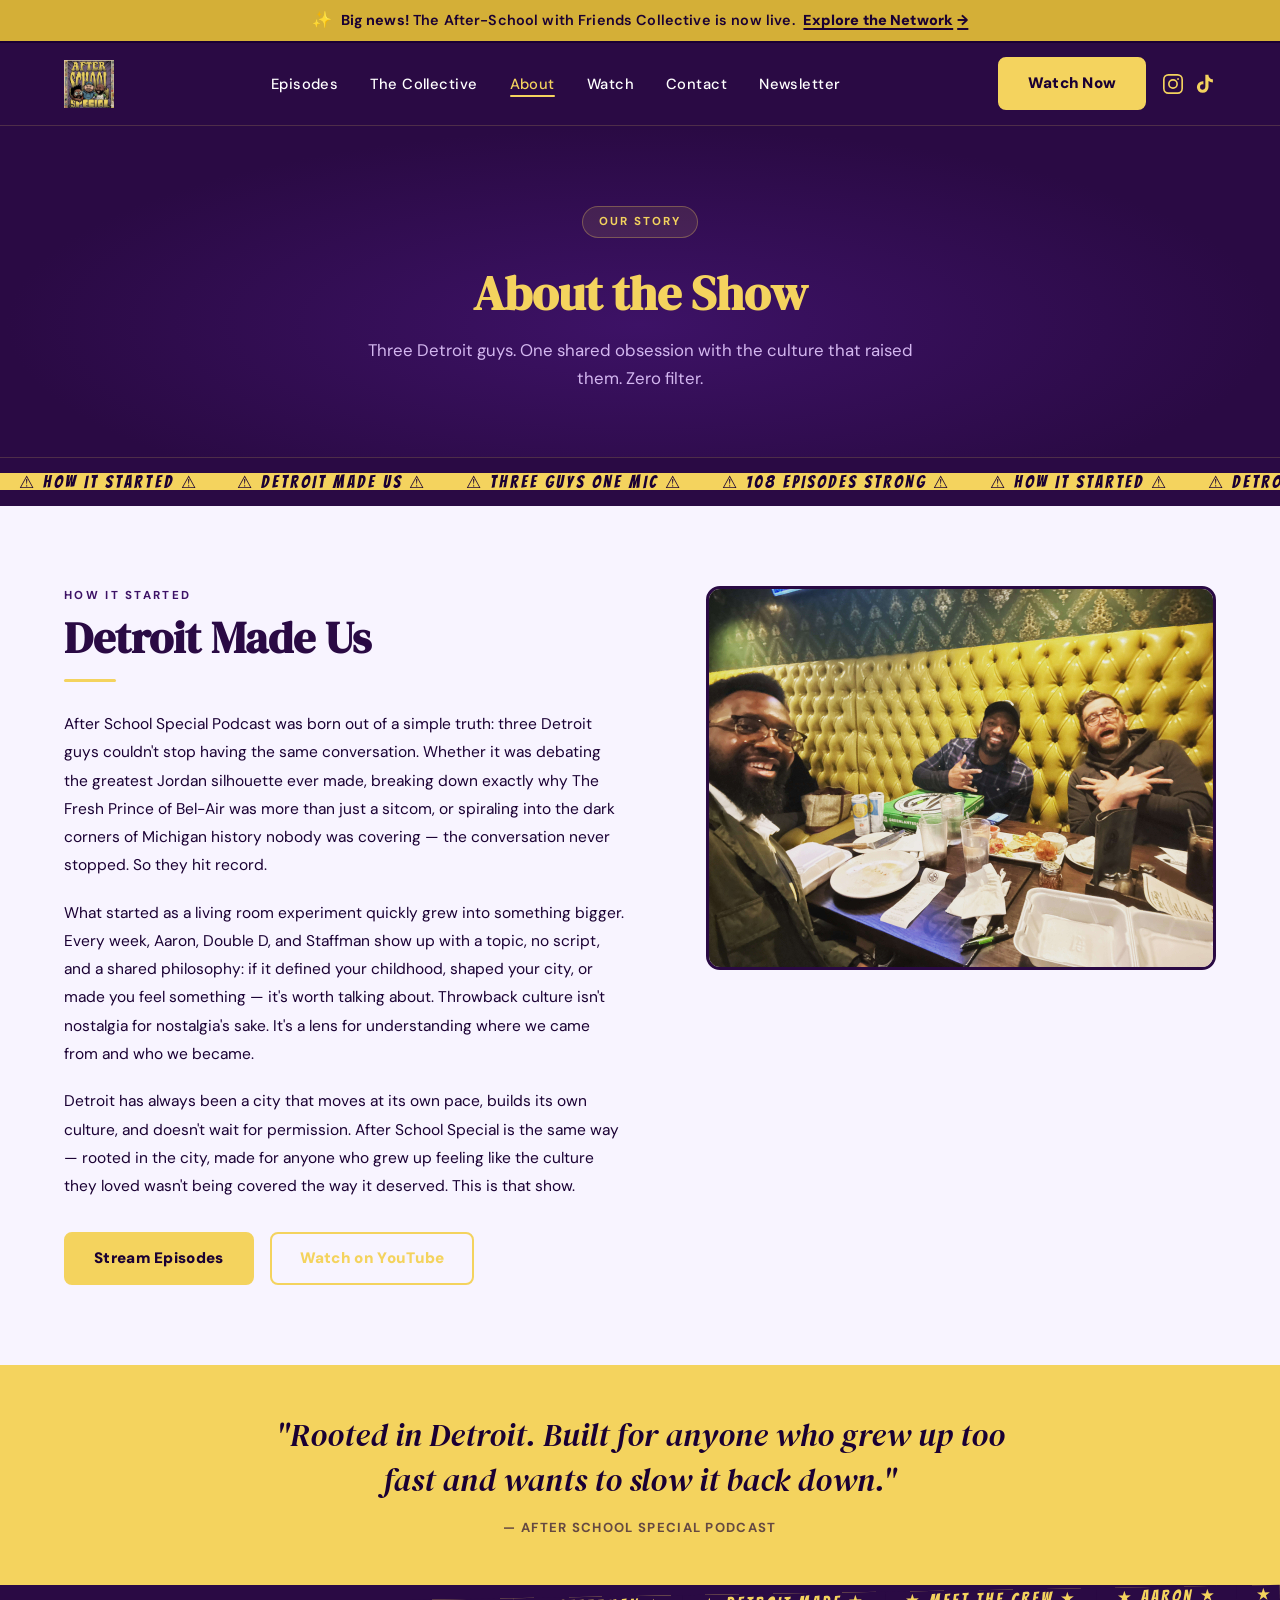
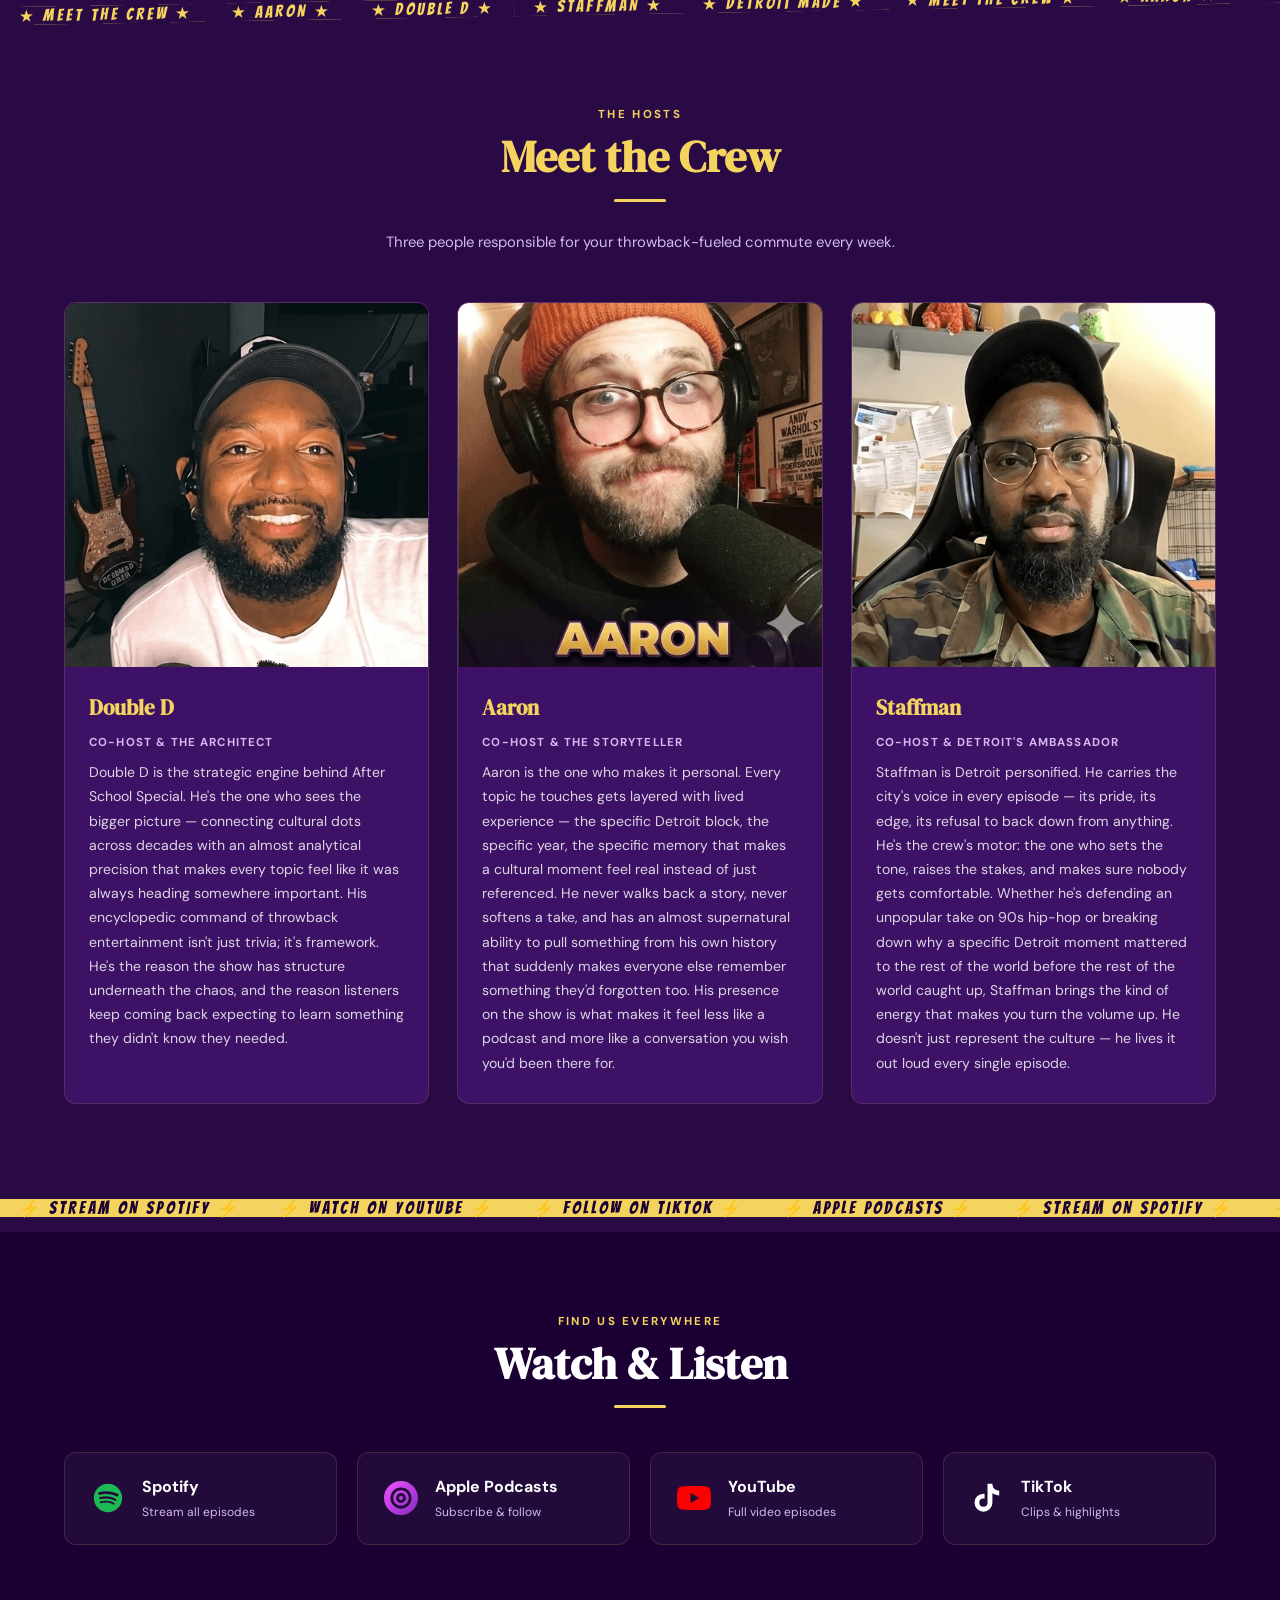
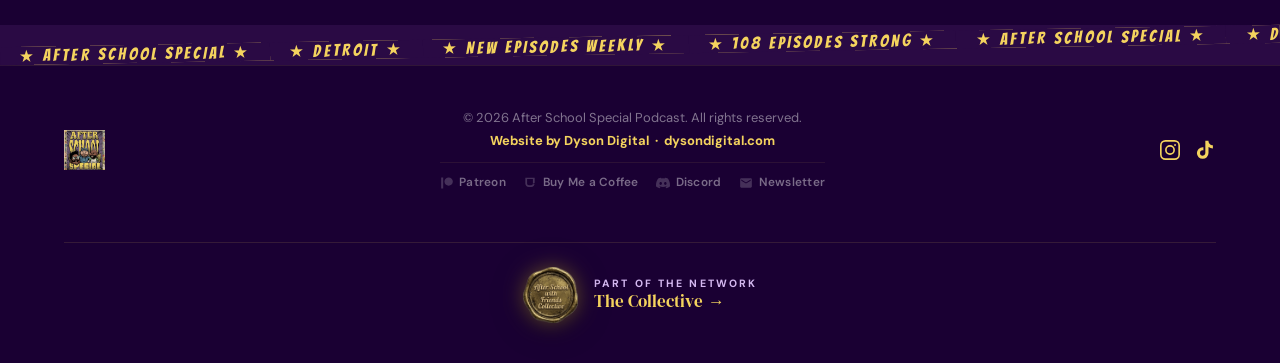
<file: about.html>
<!DOCTYPE html>
<html lang="en">
<head>
  <!-- ── Google Analytics ── -->
  <script async src="https://www.googletagmanager.com/gtag/js?id=G-QT61DBW0RD"></script>
  <script>
    window.dataLayer = window.dataLayer || [];
    function gtag(){dataLayer.push(arguments);}
    gtag('js', new Date());
    gtag('config', 'G-QT61DBW0RD');
  </script>
<script type="text/javascript">
    (function(c,l,a,r,i,t,y){
        c[a]=c[a]||function(){(c[a].q=c[a].q||[]).push(arguments)};
        t=l.createElement(r);t.async=1;t.src="https://www.clarity.ms/tag/"+i;
        y=l.getElementsByTagName(r)[0];y.parentNode.insertBefore(t,y);
    })(window, document, "clarity", "script", "wgfy24dxlt");
</script>
  <!-- ── Core Meta ── -->
  <meta charset="UTF-8">
  <meta name="viewport" content="width=device-width, initial-scale=1.0">
  <title>About | After School Special Podcast</title>
  <meta name="description" content="Meet the creators behind After School Special. Three Detroit locals dedicated to preserving 90s and 2000s culture through deep-dive conversations — Aaron, Double D, and Staffman.">
  <link rel="canonical" href="https://afterschoolspecialpodcast.com/about.html">

  <!-- ── Open Graph ── -->
  <meta property="og:title" content="About | After School Special Podcast">
  <meta property="og:description" content="Meet the crew behind After School Special Podcast — Aaron, Double D, and Staffman. Detroit's premier throwback culture podcast.">
  <meta property="og:image" content="https://afterschoolspecialpodcast.com/images/og-preview.jpg">
  <meta property="og:url" content="https://afterschoolspecialpodcast.com/about.html">
  <meta property="og:type" content="website">

  <!-- ── Twitter Card ── -->
  <meta name="twitter:card" content="summary_large_image">
  <meta name="twitter:title" content="About | After School Special Podcast">
  <meta name="twitter:description" content="Meet the crew behind After School Special Podcast — Aaron, Double D, and Staffman. Detroit's premier throwback culture podcast.">
  <meta name="twitter:image" content="https://afterschoolspecialpodcast.com/images/og-preview.jpg">

  <!-- ── Favicon ── -->
  <link rel="icon" type="image/png" href="favicon.png">
  <link rel="apple-touch-icon" href="favicon.png">

  <!-- ── Theme Color (FIXED — was broken/unclosed in original) ── -->
  <meta name="theme-color" content="#2a0a44">

  <!-- ── Stylesheet ── -->
  <link rel="stylesheet" href="style.css">

  <!-- ── Schema: PodcastSeries ── -->
  <script type="application/ld+json">
  {
    "@context": "https://schema.org",
    "@type": "PodcastSeries",
    "name": "After School Special Podcast",
    "description": "Detroit's premier throwback culture podcast hosted by Aaron, Double D, and Staffman.",
    "url": "https://afterschoolspecialpodcast.com",
    "image": "https://afterschoolspecialpodcast.com/images/og-preview.jpg",
    "author": [
      { "@type": "Person", "name": "Aaron" },
      { "@type": "Person", "name": "Double D" },
      { "@type": "Person", "name": "Staffman" }
    ]
  }
  </script>
</head>
<body>

  <!-- ══ ANNOUNCEMENT BAR ══ -->
  <div class="announcement-bar" role="region" aria-label="Site announcement">
    <div class="announcement-bar-inner">
      <span class="announcement-bar-icon" aria-hidden="true">✨</span>
      <span class="announcement-bar-text"><strong>Big news!</strong> The After-School with Friends Collective is now live.</span>
      <a href="collective.html" class="announcement-bar-link">Explore the Network <span class="ab-arrow" aria-hidden="true">→</span></a>
    </div>
  </div>

  <!-- ══ NAVBAR ══ -->
  <header id="navbar" role="banner">
    <div class="container nav-inner">
      <a href="index.html" class="nav-logo" aria-label="After School Special Podcast — home">
        <img src="images/afterschoolspecialpodcastlogo.png" alt="After School Special Podcast logo" height="48" loading="lazy">
      </a>
      <nav aria-label="Main navigation">
        <ul class="nav-links">
          <li><a href="episodes.html">Episodes</a></li>
          <li><a href="collective.html">The Collective</a></li>
          <li><a href="about.html" class="active">About</a></li>
          <li><a href="watch.html">Watch</a></li>
          <li><a href="contact.html">Contact</a></li>
          <li><a href="newsletter.html">Newsletter</a></li>
        </ul>
      </nav>
      <div class="nav-right">
        <a href="watch.html" class="btn-primary">Watch Now</a>
        <div class="nav-icons" aria-label="Social media">
          <a href="https://www.instagram.com/afterschoolspecialpodcast/" target="_blank" rel="noopener noreferrer" aria-label="Instagram">
            <svg viewBox="0 0 24 24" fill="none" stroke="currentColor" stroke-width="1.8" stroke-linecap="round" stroke-linejoin="round" aria-hidden="true">
              <rect x="2" y="2" width="20" height="20" rx="5" ry="5"/>
              <circle cx="12" cy="12" r="4.5"/>
              <circle cx="17.5" cy="6.5" r="1" fill="currentColor" stroke="none"/>
            </svg>
          </a>
          <a href="https://www.tiktok.com/@afterschoolspecial3?_r=1&_t=ZP-95Q65GnrFPi" target="_blank" rel="noopener noreferrer" aria-label="TikTok">
            <svg viewBox="0 0 24 24" fill="currentColor" aria-hidden="true">
              <path d="M19.59 6.69a4.83 4.83 0 0 1-3.77-4.25V2h-3.45v13.67a2.89 2.89 0 0 1-2.88 2.5 2.89 2.89 0 0 1-2.89-2.89 2.89 2.89 0 0 1 2.89-2.89c.28 0 .54.04.79.1V9.01a6.33 6.33 0 0 0-.79-.05 6.34 6.34 0 0 0-6.34 6.34 6.34 6.34 0 0 0 6.34 6.34 6.34 6.34 0 0 0 6.33-6.34V8.72a8.2 8.2 0 0 0 4.78 1.52V6.79a4.85 4.85 0 0 1-1.01-.1z"/>
            </svg>
          </a>
        </div>
        <button class="hamburger" id="hamburgerBtn" type="button" aria-label="Open menu" aria-expanded="false" aria-controls="mobileMenu">
          <svg viewBox="0 0 24 24" fill="none" stroke="currentColor" stroke-width="2.5" stroke-linecap="round" aria-hidden="true">
            <line x1="3" y1="6" x2="21" y2="6"/>
            <line x1="3" y1="12" x2="21" y2="12"/>
            <line x1="3" y1="18" x2="21" y2="18"/>
          </svg>
        </button>
      </div>
    </div>
  </header>

  <!-- Mobile Menu -->
  <nav id="mobileMenu" class="mobile-menu" aria-label="Mobile navigation" aria-hidden="true">
    <button class="mobile-close" id="mobileClose" aria-label="Close menu">&#x2715;</button>
    <a href="episodes.html" class="mobile-link">Episodes</a>
    <a href="collective.html" class="mobile-link">The Collective</a>
    <a href="about.html" class="mobile-link">About</a>
    <a href="watch.html" class="mobile-link">Watch</a>
    <a href="contact.html" class="mobile-link">Contact</a>
    <a href="newsletter.html" class="mobile-link">Newsletter</a>
    <a href="watch.html" class="btn-primary mobile-link">Watch Now</a>
  </nav>

  <!-- ══ PAGE HERO ══ -->
  <div class="page-hero">
    <div class="container">
      <span class="eyebrow-pill">Our Story</span>
      <h1 class="section-heading about-page-h1">About the Show</h1>
      <p>Three Detroit guys. One shared obsession with the culture that raised them. Zero filter.</p>
    </div>
  </div>

  <!-- CAUTION TAPE 1 -->
  <div class="caution-tape caution-tape--ybk" role="presentation" aria-hidden="true">
    <div class="caution-tape-inner">
      <span>⚠ HOW IT STARTED ⚠</span><span>⚠ DETROIT MADE US ⚠</span><span>⚠ THREE GUYS ONE MIC ⚠</span><span>⚠ 108 EPISODES STRONG ⚠</span>
      <span>⚠ HOW IT STARTED ⚠</span><span>⚠ DETROIT MADE US ⚠</span><span>⚠ THREE GUYS ONE MIC ⚠</span><span>⚠ 108 EPISODES STRONG ⚠</span>
    </div>
  </div>

  <!-- ══ ORIGIN STORY ══ -->
  <section class="about-story-section" aria-label="Show origin story">
    <div class="container">
      <div class="story-grid">
        <div>
          <span class="section-label">How It Started</span>
          <h2 class="section-heading">Detroit Made Us</h2>
          <div class="divider-accent"></div>
          <p>After School Special Podcast was born out of a simple truth: three Detroit guys couldn't stop having the same conversation. Whether it was debating the greatest Jordan silhouette ever made, breaking down exactly why The Fresh Prince of Bel-Air was more than just a sitcom, or spiraling into the dark corners of Michigan history nobody was covering — the conversation never stopped. So they hit record.</p>
          <p>What started as a living room experiment quickly grew into something bigger. Every week, Aaron, Double D, and Staffman show up with a topic, no script, and a shared philosophy: if it defined your childhood, shaped your city, or made you feel something — it's worth talking about. Throwback culture isn't nostalgia for nostalgia's sake. It's a lens for understanding where we came from and who we became.</p>
          <p>Detroit has always been a city that moves at its own pace, builds its own culture, and doesn't wait for permission. After School Special is the same way — rooted in the city, made for anyone who grew up feeling like the culture they loved wasn't being covered the way it deserved. This is that show.</p>
          <div class="about-story-ctas">
            <a href="episodes.html" class="btn-primary">Stream Episodes</a>
            <a href="watch.html" class="btn-outline">Watch on YouTube</a>
          </div>
        </div>
        <div class="story-image-col">
          <img src="images/meetthecrew.jpeg" alt="After School Special Podcast crew — Aaron, Double D, and Staffman together" loading="lazy">
        </div>
      </div>
    </div>
  </section>

  <!-- MISSION BAR -->
  <div class="mission-bar" aria-label="Mission statement">
    <blockquote>
      "Rooted in Detroit. Built for anyone who grew up too fast and wants to slow it back down."
      <cite>— After School Special Podcast</cite>
    </blockquote>
  </div>

  <!-- CAUTION TAPE 2 -->
  <div class="caution-tape caution-tape--pgold" role="presentation" aria-hidden="true">
    <div class="caution-tape-inner">
      <span>★ MEET THE CREW ★</span><span>★ AARON ★</span><span>★ DOUBLE D ★</span><span>★ STAFFMAN ★</span><span>★ DETROIT MADE ★</span>
      <span>★ MEET THE CREW ★</span><span>★ AARON ★</span><span>★ DOUBLE D ★</span><span>★ STAFFMAN ★</span><span>★ DETROIT MADE ★</span>
    </div>
  </div>

  <!-- ══ HOST CARDS — responsive auto-fit grid ══ -->
  <section class="hosts-section" aria-label="Meet the hosts">
    <div class="container">
      <span class="section-label">The Hosts</span>
      <h2 class="section-heading">Meet the Crew</h2>
      <div class="divider-accent hosts-divider"></div>
      <p class="hosts-intro">
        Three people responsible for your throwback-fueled commute every week.
      </p>

      <div class="host-cards-grid">

        <!-- DOUBLE D — The Architect -->
        <div class="host-card-full">
          <img
            src="images/host-double-d.png"
            alt="Double D — co-host of After School Special Podcast"
            loading="lazy"
            class="host-card-photo"
          >
          <div class="host-card-body">
            <h3 class="host-card-name">Double D</h3>
            <p class="host-card-role">Co-Host &amp; The Architect</p>
            <p class="host-card-bio">Double D is the strategic engine behind After School Special. He's the one who sees the bigger picture — connecting cultural dots across decades with an almost analytical precision that makes every topic feel like it was always heading somewhere important. His encyclopedic command of throwback entertainment isn't just trivia; it's framework. He's the reason the show has structure underneath the chaos, and the reason listeners keep coming back expecting to learn something they didn't know they needed.</p>
          </div>
        </div>

        <!-- AARON — The Storyteller -->
        <div class="host-card-full">
          <img
            src="images/host-aaron.png"
            alt="Aaron — co-host of After School Special Podcast"
            loading="lazy"
            class="host-card-photo"
          >
          <div class="host-card-body">
            <h3 class="host-card-name">Aaron</h3>
            <p class="host-card-role">Co-Host &amp; The Storyteller</p>
            <p class="host-card-bio">Aaron is the one who makes it personal. Every topic he touches gets layered with lived experience — the specific Detroit block, the specific year, the specific memory that makes a cultural moment feel real instead of just referenced. He never walks back a story, never softens a take, and has an almost supernatural ability to pull something from his own history that suddenly makes everyone else remember something they'd forgotten too. His presence on the show is what makes it feel less like a podcast and more like a conversation you wish you'd been there for.</p>
          </div>
        </div>

        <!-- STAFFMAN — Detroit's Ambassador -->
        <div class="host-card-full">
          <img
            src="images/host-staffman.png"
            alt="Staffman — co-host of After School Special Podcast"
            loading="lazy"
            class="host-card-photo"
          >
          <div class="host-card-body">
            <h3 class="host-card-name">Staffman</h3>
            <p class="host-card-role">Co-Host &amp; Detroit's Ambassador</p>
            <p class="host-card-bio">Staffman is Detroit personified. He carries the city's voice in every episode — its pride, its edge, its refusal to back down from anything. He's the crew's motor: the one who sets the tone, raises the stakes, and makes sure nobody gets comfortable. Whether he's defending an unpopular take on 90s hip-hop or breaking down why a specific Detroit moment mattered to the rest of the world before the rest of the world caught up, Staffman brings the kind of energy that makes you turn the volume up. He doesn't just represent the culture — he lives it out loud every single episode.</p>
          </div>
        </div>

      </div>
    </div>
  </section>

  <!-- CAUTION TAPE 3 -->
  <div class="caution-tape caution-tape--ybk" role="presentation" aria-hidden="true">
    <div class="caution-tape-inner">
      <span>⚡ STREAM ON SPOTIFY ⚡</span><span>⚡ WATCH ON YOUTUBE ⚡</span><span>⚡ FOLLOW ON TIKTOK ⚡</span><span>⚡ APPLE PODCASTS ⚡</span>
      <span>⚡ STREAM ON SPOTIFY ⚡</span><span>⚡ WATCH ON YOUTUBE ⚡</span><span>⚡ FOLLOW ON TIKTOK ⚡</span><span>⚡ APPLE PODCASTS ⚡</span>
    </div>
  </div>

  <!-- ══ PLATFORM STRIP ══ -->
  <section id="home-listen" aria-label="Listen and watch on all platforms">
    <div class="container">
      <div class="text-center">
        <span class="section-label">Find Us Everywhere</span>
        <h2 class="section-heading">Watch &amp; Listen</h2>
        <div class="divider-accent platforms-divider"></div>
      </div>
      <div class="platforms-grid">
        <a href="https://open.spotify.com/show/4eDsdJVZuryyBdSL1KuzRB?si=TBrPaqwSQeCFxHXnWOUmeQ" target="_blank" rel="noopener noreferrer" class="platform-card" aria-label="Listen on Spotify">
          <svg width="34" height="34" viewBox="0 0 24 24" fill="#1DB954" aria-hidden="true">
            <path d="M12 2C6.477 2 2 6.477 2 12s4.477 10 10 10 10-4.477 10-10S17.523 2 12 2zm4.586 14.424a.622.622 0 0 1-.857.207c-2.348-1.435-5.304-1.76-8.785-.964a.623.623 0 0 1-.277-1.215c3.809-.87 7.076-.496 9.713 1.115.294.18.387.563.206.857zm1.223-2.722a.78.78 0 0 1-1.072.257c-2.687-1.652-6.785-2.13-9.965-1.166a.78.78 0 0 1-.973-.519.78.78 0 0 1 .52-.972c3.632-1.102 8.147-.568 11.233 1.329a.78.78 0 0 1 .257 1.071zm.105-2.835C14.692 8.95 9.375 8.775 6.297 9.71a.937.937 0 1 1-.543-1.793c3.563-1.08 9.492-.871 13.234 1.297a.937.937 0 0 1-.074 1.653z"/>
          </svg>
          <div><strong>Spotify</strong><span class="platform-sub">Stream all episodes</span></div>
        </a>
        <a href="https://podcasts.apple.com/us/podcast/after-school-special-podcast/id1562094626" target="_blank" rel="noopener noreferrer" class="platform-card" aria-label="Listen on Apple Podcasts">
          <svg width="34" height="34" viewBox="0 0 24 24" aria-hidden="true">
            <defs><linearGradient id="apG_about" x1="0" y1="0" x2="1" y2="1"><stop offset="0%" stop-color="#F452FF"/><stop offset="100%" stop-color="#832BC1"/></linearGradient></defs>
            <path fill="url(#apG_about)" d="M12 0C5.373 0 0 5.373 0 12s5.373 12 12 12 12-5.373 12-12S18.627 0 12 0zm0 4.5a7.5 7.5 0 1 1 0 15 7.5 7.5 0 0 1 0-15zm0 2a5.5 5.5 0 1 0 0 11 5.5 5.5 0 0 0 0-11zm0 2a3.5 3.5 0 1 1 0 7 3.5 3.5 0 0 1 0-7zm0 2a1.5 1.5 0 1 0 0 3 1.5 1.5 0 0 0 0-3z"/>
          </svg>
          <div><strong>Apple Podcasts</strong><span class="platform-sub">Subscribe &amp; follow</span></div>
        </a>
        <a href="watch.html" class="platform-card" aria-label="Watch on YouTube">
          <svg width="34" height="34" viewBox="0 0 24 24" fill="#FF0000" aria-hidden="true">
            <path d="M23.498 6.186a3.016 3.016 0 0 0-2.122-2.136C19.505 3.545 12 3.545 12 3.545s-7.505 0-9.377.505A3.017 3.017 0 0 0 .502 6.186C0 8.07 0 12 0 12s0 3.93.502 5.814a3.016 3.016 0 0 0 2.122 2.136c1.871.505 9.376.505 9.376.505s7.505 0 9.377-.505a3.015 3.015 0 0 0 2.122-2.136C24 15.93 24 12 24 12s0-3.93-.502-5.814zM9.545 15.568V8.432L15.818 12l-6.273 3.568z"/>
          </svg>
          <div><strong>YouTube</strong><span class="platform-sub">Full video episodes</span></div>
        </a>
        <a href="https://www.tiktok.com/@afterschoolspecial3?_r=1&_t=ZP-95Q65GnrFPi" target="_blank" rel="noopener noreferrer" class="platform-card" aria-label="Follow on TikTok">
          <svg width="34" height="34" viewBox="0 0 24 24" fill="#ffffff" aria-hidden="true">
            <path d="M19.59 6.69a4.83 4.83 0 0 1-3.77-4.25V2h-3.45v13.67a2.89 2.89 0 0 1-2.88 2.5 2.89 2.89 0 0 1-2.89-2.89 2.89 2.89 0 0 1 2.89-2.89c.28 0 .54.04.79.1V9.01a6.33 6.33 0 0 0-.79-.05 6.34 6.34 0 0 0-6.34 6.34 6.34 6.34 0 0 0 6.34 6.34 6.34 6.34 0 0 0 6.33-6.34V8.72a8.2 8.2 0 0 0 4.78 1.52V6.79a4.85 4.85 0 0 1-1.01-.1z"/>
          </svg>
          <div><strong>TikTok</strong><span class="platform-sub">Clips &amp; highlights</span></div>
        </a>
      </div>
    </div>
  </section>

  <!-- CAUTION TAPE — Footer -->
  <div class="caution-tape caution-tape--pgold" role="presentation" aria-hidden="true">
    <div class="caution-tape-inner">
      <span>★ AFTER SCHOOL SPECIAL ★</span><span>★ DETROIT ★</span><span>★ NEW EPISODES WEEKLY ★</span><span>★ 108 EPISODES STRONG ★</span>
      <span>★ AFTER SCHOOL SPECIAL ★</span><span>★ DETROIT ★</span><span>★ NEW EPISODES WEEKLY ★</span><span>★ 108 EPISODES STRONG ★</span>
    </div>
  </div>

  <!-- ══ FOOTER ══ -->
  <footer role="contentinfo">
    <div class="container footer-inner">
      <a href="index.html" class="footer-logo" aria-label="After School Special Podcast home">
        <img src="images/afterschoolspecialpodcastlogo.png" alt="After School Special Podcast" height="40" loading="lazy">
      </a>
      <div class="footer-center">
        <p>&copy; 2026 After School Special Podcast. All rights reserved.</p>
        <p class="footer-credit">Website by <a href="https://dysondigital.com" target="_blank" rel="noopener noreferrer">Dyson Digital</a> &nbsp;&middot;&nbsp; dysondigital.com</p>
        <div class="footer-support-links">
          <a href="https://patreon.com/AfterSchoolSpecialPodcast?utm_medium=unknown&utm_source=join_link&utm_campaign=creatorshare_creator&utm_content=copyLink" target="_blank" rel="noopener noreferrer" class="footer-support-link" aria-label="Support on Patreon">
            <svg width="14" height="14" viewBox="0 0 24 24" fill="currentColor" aria-hidden="true"><path d="M14.82 2.41C18.78 2.41 22 5.65 22 9.62c0 3.96-3.22 7.18-7.18 7.18-3.96 0-7.18-3.22-7.18-7.18 0-3.97 3.22-7.21 7.18-7.21zM2 21.6h3.5V2.41H2V21.6z"/></svg>
            Patreon
          </a>
          <a href="https://buymeacoffee.com/afterschoolspe3" target="_blank" rel="noopener noreferrer" class="footer-support-link" aria-label="Buy us a coffee">
            <svg width="14" height="14" viewBox="0 0 24 24" fill="currentColor" aria-hidden="true"><path d="M20 3H4v10c0 3.31 2.69 6 6 6h4c3.31 0 6-2.69 6-6V3zM7 13V5h10v8c0 1.66-1.34 3-3 3h-4c-1.66 0-3-1.34-3-3zm12 1h-1v-2h1c.55 0 1 .45 1 1s-.45 1-1 1z"/></svg>
            Buy Me a Coffee
          </a>
          <a href="https://discord.gg/FqR2VqHaZ" target="_blank" rel="noopener noreferrer" class="footer-support-link" aria-label="Join our Discord">
            <svg width="14" height="14" viewBox="0 0 24 24" fill="currentColor" aria-hidden="true"><path d="M20.317 4.37a19.791 19.791 0 0 0-4.885-1.515.074.074 0 0 0-.079.037c-.21.375-.444.864-.608 1.25a18.27 18.27 0 0 0-5.487 0 12.64 12.64 0 0 0-.617-1.25.077.077 0 0 0-.079-.037A19.736 19.736 0 0 0 3.677 4.37a.07.07 0 0 0-.032.027C.533 9.046-.32 13.58.099 18.057a.082.082 0 0 0 .031.057 19.9 19.9 0 0 0 5.993 3.03.078.078 0 0 0 .084-.028c.462-.63.874-1.295 1.226-1.994a.076.076 0 0 0-.041-.106 13.107 13.107 0 0 1-1.872-.892.077.077 0 0 1-.008-.128 10.2 10.2 0 0 0 .372-.292.074.074 0 0 1 .077-.01c3.928 1.793 8.18 1.793 12.062 0a.074.074 0 0 1 .078.01c.12.098.246.198.373.292a.077.077 0 0 1-.006.127 12.299 12.299 0 0 1-1.873.892.077.077 0 0 0-.041.107c.36.698.772 1.362 1.225 1.993a.076.076 0 0 0 .084.028 19.839 19.839 0 0 0 6.002-3.03.077.077 0 0 0 .032-.054c.5-5.177-.838-9.674-3.549-13.66a.061.061 0 0 0-.031-.03zM8.02 15.33c-1.183 0-2.157-1.085-2.157-2.419 0-1.333.956-2.419 2.157-2.419 1.21 0 2.176 1.096 2.157 2.42 0 1.333-.956 2.418-2.157 2.418zm7.975 0c-1.183 0-2.157-1.085-2.157-2.419 0-1.333.955-2.419 2.157-2.419 1.21 0 2.176 1.096 2.157 2.42 0 1.333-.946 2.418-2.157 2.418z"/></svg>
            Discord
          </a>
          <a href="newsletter.html" class="footer-support-link" aria-label="Newsletter">
            <svg width="14" height="14" viewBox="0 0 24 24" fill="currentColor" aria-hidden="true"><path d="M20 4H4c-1.1 0-2 .9-2 2v12c0 1.1.9 2 2 2h16c1.1 0 2-.9 2-2V6c0-1.1-.9-2-2-2zm0 4l-8 5-8-5V6l8 5 8-5v2z"/></svg>
            Newsletter
          </a>
        </div>
      </div>
      <div class="footer-right">
        <a href="https://www.instagram.com/afterschoolspecialpodcast/" target="_blank" rel="noopener noreferrer" aria-label="Instagram">
          <svg viewBox="0 0 24 24" fill="none" stroke="currentColor" stroke-width="1.8" stroke-linecap="round" stroke-linejoin="round" aria-hidden="true">
            <rect x="2" y="2" width="20" height="20" rx="5" ry="5"/>
            <circle cx="12" cy="12" r="4.5"/>
            <circle cx="17.5" cy="6.5" r="1" fill="currentColor" stroke="none"/>
          </svg>
        </a>
        <a href="https://www.tiktok.com/@afterschoolspecial3?_r=1&_t=ZP-95Q65GnrFPi" target="_blank" rel="noopener noreferrer" aria-label="TikTok">
          <svg viewBox="0 0 24 24" fill="currentColor" aria-hidden="true">
            <path d="M19.59 6.69a4.83 4.83 0 0 1-3.77-4.25V2h-3.45v13.67a2.89 2.89 0 0 1-2.88 2.5 2.89 2.89 0 0 1-2.89-2.89 2.89 2.89 0 0 1 2.89-2.89c.28 0 .54.04.79.1V9.01a6.33 6.33 0 0 0-.79-.05 6.34 6.34 0 0 0-6.34 6.34 6.34 6.34 0 0 0 6.34 6.34 6.34 6.34 0 0 0 6.33-6.34V8.72a8.2 8.2 0 0 0 4.78 1.52V6.79a4.85 4.85 0 0 1-1.01-.1z"/>
          </svg>
        </a>
      </div>
          <div class="footer-collective">
        <a href="collective.html" aria-label="The Collective">
          <img src="images/collective-stamp.png" alt="" class="footer-collective-stamp" loading="lazy">
        </a>
        <div class="footer-collective-text">
          <span class="footer-collective-eyebrow">Part of the Network</span>
          <a href="collective.html" class="footer-collective-link">The Collective <span class="fc-arrow" aria-hidden="true">→</span></a>
        </div>
      </div>
</div>
  </footer>

  <script>
    (function () {
      'use strict';
      var hamburgerBtn = document.getElementById('hamburgerBtn');
      var mobileMenu   = document.getElementById('mobileMenu');
      var mobileClose  = document.getElementById('mobileClose');
      var navbar       = document.getElementById('navbar');
      if (!hamburgerBtn || !mobileMenu) return;

      function isOpen() { return mobileMenu.classList.contains('open'); }

      // Per spec: keep mobileMenu.open and body.menu-open ALWAYS in sync.
      // We pass an explicit boolean to both classList.toggle() calls so the
      // two states cannot drift (vs. relying on classList.contains()
      // observed at slightly different times).
      function setMenuOpen(shouldBeOpen) {
        var isOpen = mobileMenu.classList.toggle('open', shouldBeOpen);
        document.body.classList.toggle('menu-open', isOpen);
        mobileMenu.setAttribute('aria-hidden', isOpen ? 'false' : 'true');
        hamburgerBtn.setAttribute('aria-expanded', isOpen ? 'true' : 'false');
        hamburgerBtn.setAttribute('aria-label', isOpen ? 'Close menu' : 'Open menu');
        // Lift the navbar above the menu overlay (z-index 1200) so the
        // hamburger stays tappable to toggle the menu closed.
        if (navbar) navbar.style.zIndex = isOpen ? '1300' : '';
        // Per spec: scroll-lock is now class-based (body.menu-open in CSS).
        // We no longer set inline body.style.overflow.
      }

      function openMenu()  { setMenuOpen(true); }
      function closeMenu() { setMenuOpen(false); }

      function toggleMenu(e) {
        if (e) { e.preventDefault(); e.stopPropagation(); }
        setMenuOpen(!isOpen());
      }

      // Hamburger TOGGLES open/close
      hamburgerBtn.addEventListener('click', toggleMenu);

      // Close button always closes; stopPropagation prevents stray re-triggers
      if (mobileClose) {
        mobileClose.addEventListener('click', function (e) {
          e.preventDefault();
          e.stopPropagation();
          closeMenu();
        });
      }

      // Direct binding on every link in the menu (most reliable)
      var menuLinks = mobileMenu.querySelectorAll('a');
      for (var i = 0; i < menuLinks.length; i++) {
        menuLinks[i].addEventListener('click', closeMenu);
      }

      // Belt-and-braces delegate: catches any anchor inside menu
      mobileMenu.addEventListener('click', function (e) {
        var t = e.target;
        if (!t) return;
        var anchor = t.closest && t.closest('a');
        if (anchor && mobileMenu.contains(anchor)) closeMenu();
      });

      // ESC key closes
      document.addEventListener('keydown', function (e) {
        if ((e.key === 'Escape' || e.key === 'Esc') && isOpen()) closeMenu();
      });

      // In-page anchor navigation should not leave menu stuck open
      window.addEventListener('hashchange', closeMenu);

      // Resizing past mobile breakpoint clears stuck state
      window.addEventListener('resize', function () {
        if (window.innerWidth > 767 && isOpen()) closeMenu();
      });

      // bfcache (back/forward cache) restore: always reset to closed
      window.addEventListener('pageshow', closeMenu);
    })();
  </script>
</body>
</html>
</file>
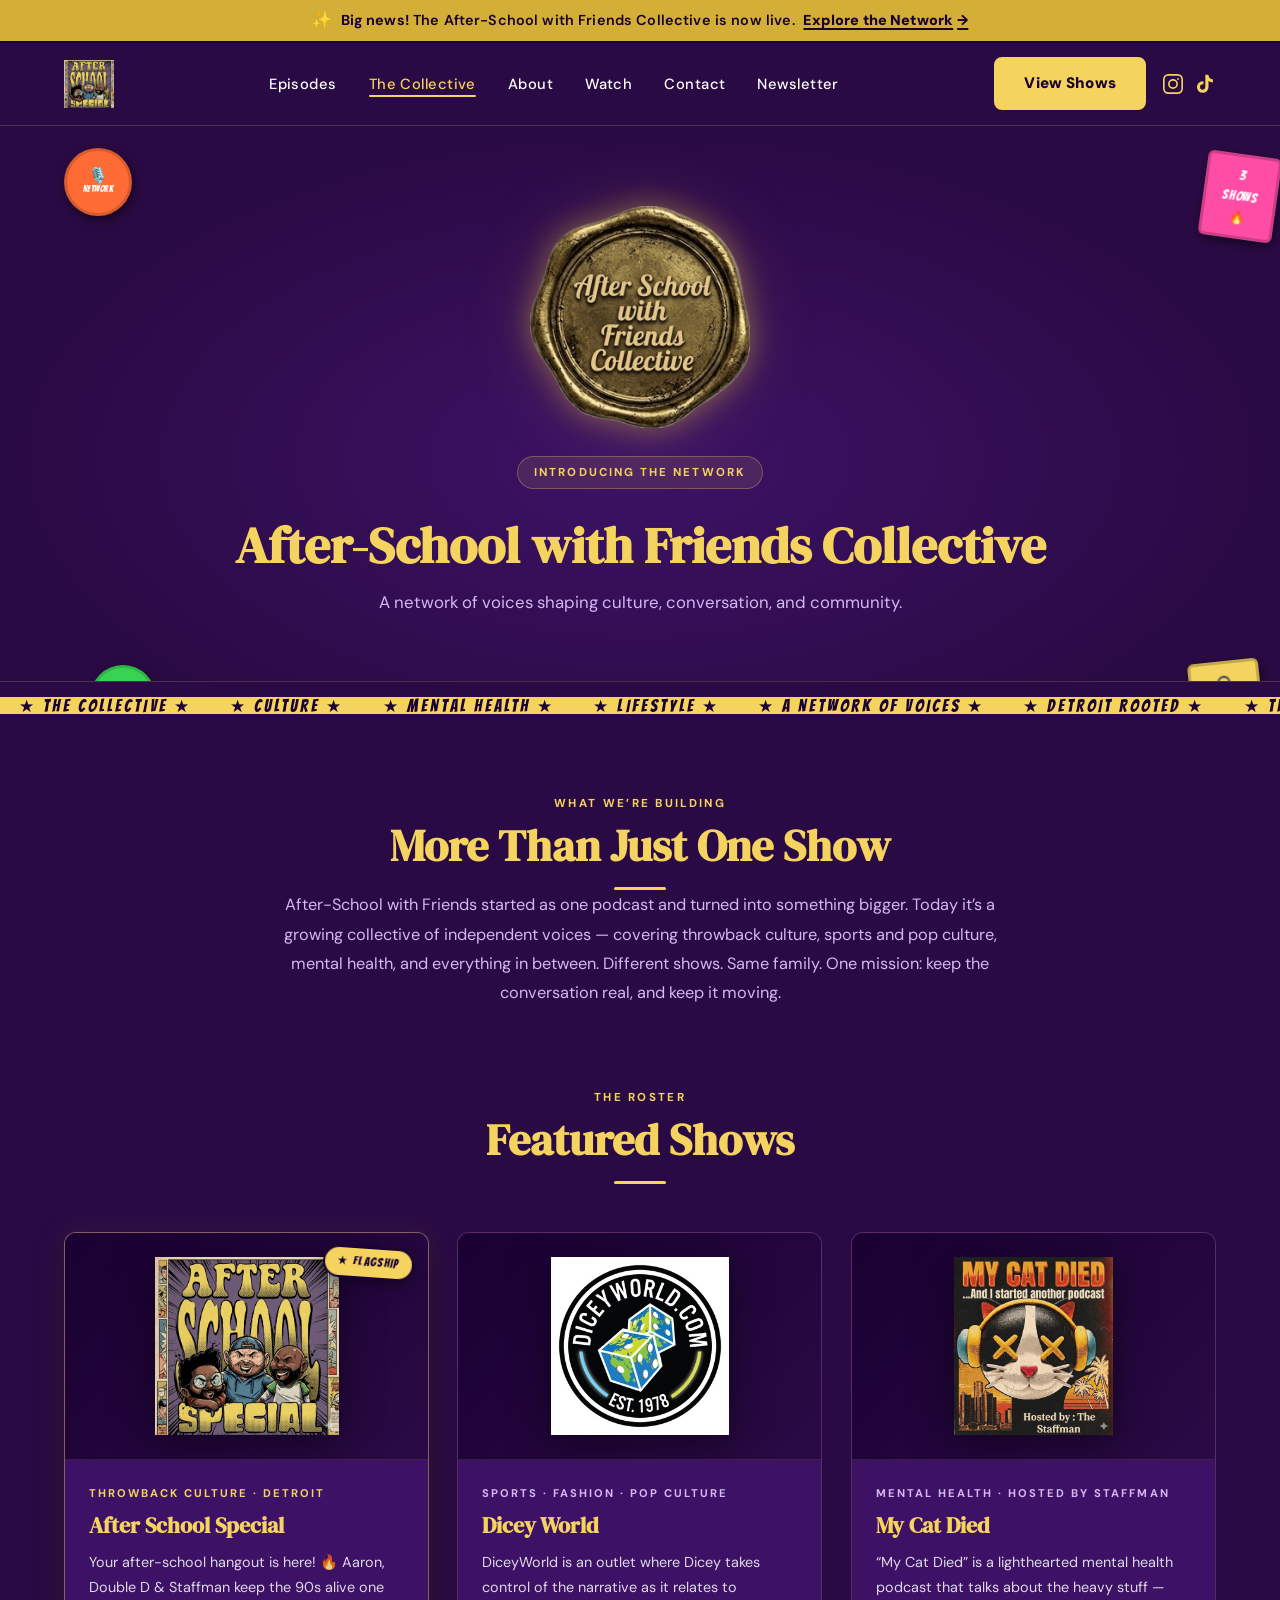
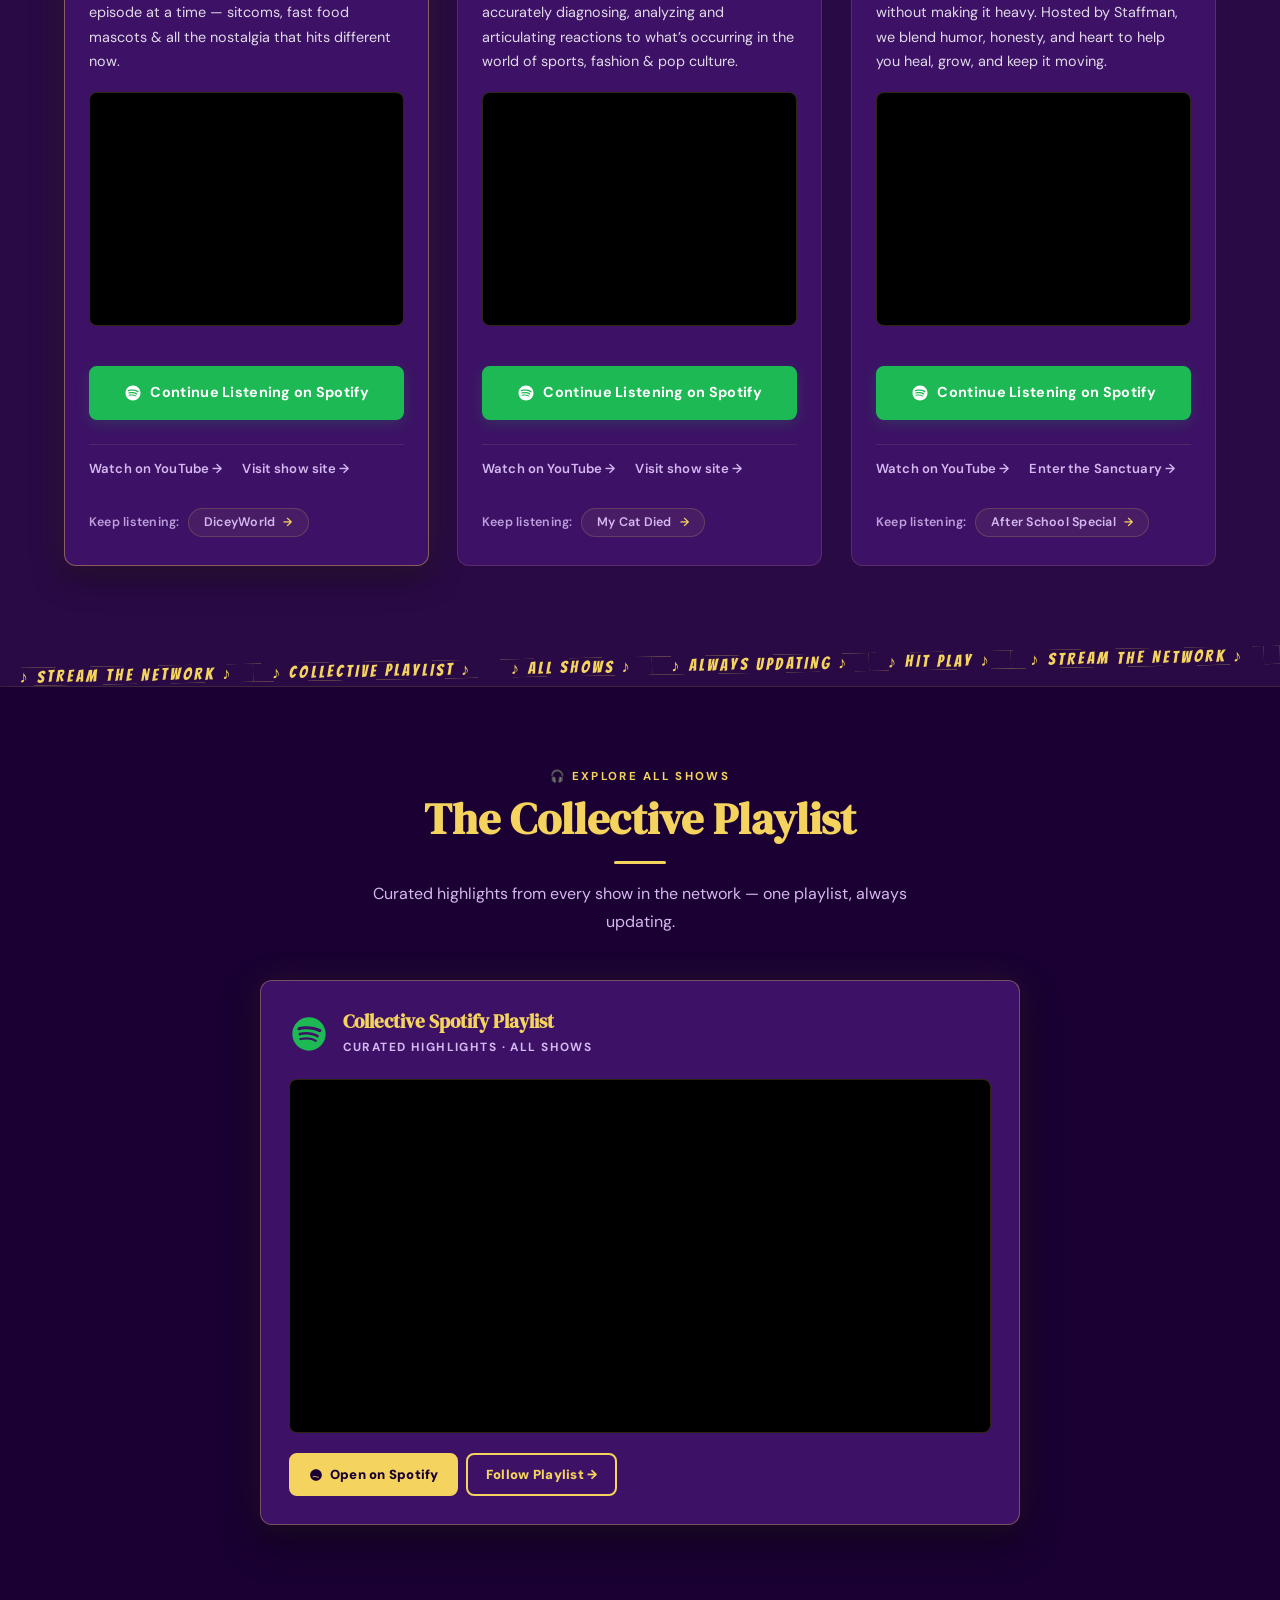
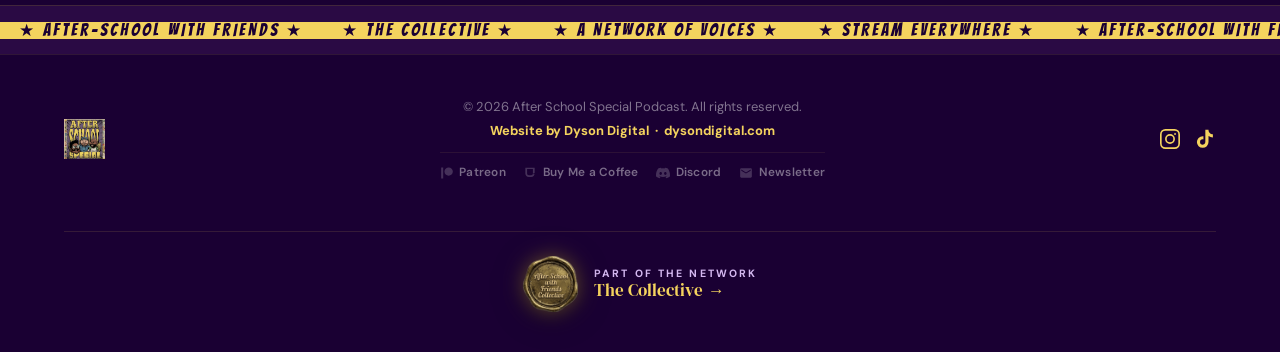
<file: collective.html>
<!DOCTYPE html>
<html lang="en">
<head>
  <!-- ── Google Analytics ── -->
  <script async src="https://www.googletagmanager.com/gtag/js?id=G-QT61DBW0RD"></script>
  <script>
    window.dataLayer = window.dataLayer || [];
    function gtag(){dataLayer.push(arguments);}
    gtag('js', new Date());
    gtag('config', 'G-QT61DBW0RD');
  </script>
  <script type="text/javascript">
    (function(c,l,a,r,i,t,y){
        c[a]=c[a]||function(){(c[a].q=c[a].q||[]).push(arguments)};
        t=l.createElement(r);t.async=1;t.src="https://www.clarity.ms/tag/"+i;
        y=l.getElementsByTagName(r)[0];y.parentNode.insertBefore(t,y);
    })(window, document, "clarity", "script", "wgfy24dxlt");
  </script>

  <!-- ── Core Meta ── -->
  <meta charset="UTF-8">
  <meta name="viewport" content="width=device-width, initial-scale=1.0">
  <title>The Collective | After-School with Friends</title>
  <meta name="description" content="After-School with Friends Collective — a network of voices shaping culture, conversation, and community. Featuring After School Special, Dicey World, and My Cat Died.">
  <link rel="canonical" href="https://afterschoolspecialpodcast.com/collective.html">

  <!-- ── Open Graph ── -->
  <meta property="og:title" content="The Collective | After-School with Friends">
  <meta property="og:description" content="A network of voices shaping culture, conversation, and community. Featuring After School Special, Dicey World, and My Cat Died.">
  <meta property="og:image" content="https://afterschoolspecialpodcast.com/images/og-preview.jpg">
  <meta property="og:url" content="https://afterschoolspecialpodcast.com/collective.html">
  <meta property="og:type" content="website">

  <!-- ── Twitter Card ── -->
  <meta name="twitter:card" content="summary_large_image">
  <meta name="twitter:title" content="The Collective | After-School with Friends">
  <meta name="twitter:description" content="A network of voices shaping culture, conversation, and community.">
  <meta name="twitter:image" content="https://afterschoolspecialpodcast.com/images/og-preview.jpg">

  <!-- ── Favicon ── -->
  <link rel="icon" type="image/png" href="favicon.png">
  <link rel="apple-touch-icon" href="favicon.png">

  <!-- ── Theme Color ── -->
  <meta name="theme-color" content="#2a0a44">

  <!-- ── Stylesheet ── -->
  <link rel="stylesheet" href="style.css">

  <!-- ── Schema: Organization (Network) ── -->
  <script type="application/ld+json">
  {
    "@context": "https://schema.org",
    "@type": "Organization",
    "name": "After-School with Friends Collective",
    "alternateName": "After-School with Friends",
    "description": "A growing collective of voices in culture, mental health, and lifestyle.",
    "url": "https://afterschoolspecialpodcast.com/collective.html",
    "image": "https://afterschoolspecialpodcast.com/images/og-preview.jpg",
    "subOrganization": [
      {
        "@type": "PodcastSeries",
        "name": "After School Special Podcast",
        "url": "https://afterschoolspecialpodcast.com",
        "description": "Detroit's premier throwback culture podcast hosted by Aaron, Double D, and Staffman."
      },
      {
        "@type": "PodcastSeries",
        "name": "Dicey World",
        "url": "https://diceyworld.com/",
        "description": "Sports, fashion and pop culture analysis hosted by Dicey."
      },
      {
        "@type": "PodcastSeries",
        "name": "My Cat Died",
        "url": "https://mycatdied.afterschoolspecialpodcast.com/",
        "description": "A lighthearted mental health podcast hosted by Staffman."
      }
    ]
  }
  </script>
</head>
<body>

  <!-- ══ ANNOUNCEMENT BAR ══ -->
  <div class="announcement-bar" role="region" aria-label="Site announcement">
    <div class="announcement-bar-inner">
      <span class="announcement-bar-icon" aria-hidden="true">✨</span>
      <span class="announcement-bar-text"><strong>Big news!</strong> The After-School with Friends Collective is now live.</span>
      <a href="collective.html" class="announcement-bar-link">Explore the Network <span class="ab-arrow" aria-hidden="true">→</span></a>
    </div>
  </div>

  <!-- ══ NAVBAR ══ -->
  <header id="navbar" role="banner">
    <div class="container nav-inner">
      <a href="index.html" class="nav-logo" aria-label="After School Special Podcast — home">
        <img src="images/afterschoolspecialpodcastlogo.png" alt="After School Special Podcast logo" height="48" loading="lazy">
      </a>
      <nav aria-label="Main navigation">
        <ul class="nav-links">
          <li><a href="episodes.html">Episodes</a></li>
          <li><a href="collective.html" class="active">The Collective</a></li>
          <li><a href="about.html">About</a></li>
          <li><a href="watch.html">Watch</a></li>
          <li><a href="contact.html">Contact</a></li>
          <li><a href="newsletter.html">Newsletter</a></li>
        </ul>
      </nav>
      <div class="nav-right">
        <a href="#shows" class="btn-primary">View Shows</a>
        <div class="nav-icons" aria-label="Social media">
          <a href="https://www.instagram.com/afterschoolspecialpodcast/" target="_blank" rel="noopener noreferrer" aria-label="Instagram">
            <svg viewBox="0 0 24 24" fill="none" stroke="currentColor" stroke-width="1.8" stroke-linecap="round" stroke-linejoin="round" aria-hidden="true">
              <rect x="2" y="2" width="20" height="20" rx="5" ry="5"/>
              <circle cx="12" cy="12" r="4.5"/>
              <circle cx="17.5" cy="6.5" r="1" fill="currentColor" stroke="none"/>
            </svg>
          </a>
          <a href="https://www.tiktok.com/@afterschoolspecial3?_r=1&_t=ZP-95Q65GnrFPi" target="_blank" rel="noopener noreferrer" aria-label="TikTok">
            <svg viewBox="0 0 24 24" fill="currentColor" aria-hidden="true">
              <path d="M19.59 6.69a4.83 4.83 0 0 1-3.77-4.25V2h-3.45v13.67a2.89 2.89 0 0 1-2.88 2.5 2.89 2.89 0 0 1-2.89-2.89 2.89 2.89 0 0 1 2.89-2.89c.28 0 .54.04.79.1V9.01a6.33 6.33 0 0 0-.79-.05 6.34 6.34 0 0 0-6.34 6.34 6.34 6.34 0 0 0 6.34 6.34 6.34 6.34 0 0 0 6.33-6.34V8.72a8.2 8.2 0 0 0 4.78 1.52V6.79a4.85 4.85 0 0 1-1.01-.1z"/>
            </svg>
          </a>
        </div>
        <button class="hamburger" id="hamburgerBtn" type="button" aria-label="Open menu" aria-expanded="false" aria-controls="mobileMenu">
          <svg viewBox="0 0 24 24" fill="none" stroke="currentColor" stroke-width="2.5" stroke-linecap="round" aria-hidden="true">
            <line x1="3" y1="6" x2="21" y2="6"/>
            <line x1="3" y1="12" x2="21" y2="12"/>
            <line x1="3" y1="18" x2="21" y2="18"/>
          </svg>
        </button>
      </div>
    </div>
  </header>

  <!-- Mobile Menu -->
  <nav id="mobileMenu" class="mobile-menu" aria-label="Mobile navigation" aria-hidden="true">
    <button class="mobile-close" id="mobileClose" aria-label="Close menu">&#x2715;</button>
    <a href="episodes.html" class="mobile-link">Episodes</a>
    <a href="collective.html" class="mobile-link">The Collective</a>
    <a href="about.html" class="mobile-link">About</a>
    <a href="watch.html" class="mobile-link">Watch</a>
    <a href="contact.html" class="mobile-link">Contact</a>
    <a href="newsletter.html" class="mobile-link">Newsletter</a>
    <a href="watch.html" class="btn-primary mobile-link">Watch Now</a>
  </nav>

  <!-- ══ PAGE HERO ══ -->
  <div class="page-hero">
    <div class="collective-page-hero-stickers" aria-hidden="true">
      <div class="collective-hero-sticker cps-1">
        <div class="sticker sticker-circle sticker-circle--orange hsc-sticker-a">
          <span class="hsc-icon">🎙️</span>NETWORK
        </div>
      </div>
      <div class="collective-hero-sticker cps-2">
        <div class="sticker sticker-badge sticker-badge--pink hsc-badge-rot-pos">3 SHOWS 🔥</div>
      </div>
      <div class="collective-hero-sticker cps-3">
        <div class="sticker sticker-circle sticker-circle--green hsc-sticker-c">
          <span class="hsc-icon">⭐</span>COLLECTIVE
        </div>
      </div>
      <div class="collective-hero-sticker cps-4">
        <div class="sticker sticker-badge sticker-badge--yellow hsc-badge-rot-neg">🎧 LISTEN</div>
      </div>
    </div>
    <div class="container">
      <div class="collective-stamp-wrap">
        <img src="images/collective-stamp.png" alt="After-School with Friends Collective seal" loading="eager">
      </div>
      <span class="eyebrow-pill">Introducing the Network</span>
      <h1 class="section-heading collective-page-h1">After-School with Friends Collective</h1>
      <p>A network of voices shaping culture, conversation, and community.</p>
    </div>
  </div>

  <!-- CAUTION TAPE -->
  <div class="caution-tape caution-tape--ybk" role="presentation" aria-hidden="true">
    <div class="caution-tape-inner">
      <span>★ THE COLLECTIVE ★</span><span>★ CULTURE ★</span><span>★ MENTAL HEALTH ★</span><span>★ LIFESTYLE ★</span><span>★ A NETWORK OF VOICES ★</span><span>★ DETROIT ROOTED ★</span>
      <span>★ THE COLLECTIVE ★</span><span>★ CULTURE ★</span><span>★ MENTAL HEALTH ★</span><span>★ LIFESTYLE ★</span><span>★ A NETWORK OF VOICES ★</span><span>★ DETROIT ROOTED ★</span>
    </div>
  </div>

  <!-- ══ INTRO SECTION ══ -->
  <section class="collective-intro-section" aria-label="About the collective">
    <div class="container container--narrow text-center">
      <span class="section-label section-label--center">What We&rsquo;re Building</span>
      <h2 class="section-heading section-heading--accent">More Than Just One Show</h2>
      <div class="divider-accent divider-accent--center"></div>
      <p class="collective-intro-text">
        After-School with Friends started as one podcast and turned into something bigger. Today it&rsquo;s a growing collective of independent voices &mdash; covering throwback culture, sports and pop culture, mental health, and everything in between. Different shows. Same family. One mission: keep the conversation real, and keep it moving.
      </p>
    </div>
  </section>

  <!-- ══ SHOWS GRID ══ -->
  <section id="shows" class="collective-shows-section" aria-label="Shows in the collective">
    <div class="container">
      <div class="text-center">
        <span class="section-label section-label--center">The Roster</span>
        <h2 class="section-heading section-heading--accent section-heading--center">Featured Shows</h2>
        <div class="divider-accent divider-accent--center"></div>
      </div>

      <div class="show-grid">

        <!-- ── Show #1: After School Special (Flagship) ── -->
        <article id="show-after-school-special" class="show-card show-card--flagship podcast-section">
          <span class="show-card-flag" aria-label="Flagship show">★ FLAGSHIP</span>
          <div class="show-card-image-wrap">
            <img src="images/afterschoolspecialpodcastlogo.png" alt="After School Special Podcast logo — Detroit throwback culture show with Aaron, Double D, and Staffman" loading="lazy">
          </div>
          <div class="show-card-body">
            <span class="show-card-eyebrow show-card-eyebrow--flagship">Throwback Culture · Detroit</span>
            <h3 class="show-card-title">After School Special</h3>
            <p class="show-card-desc">
              Your after-school hangout is here! 🔥 Aaron, Double D &amp; Staffman keep the 90s alive one episode at a time &mdash; sitcoms, fast food mascots &amp; all the nostalgia that hits different now.
            </p>
            <div class="show-card-spotify-embed">
              <iframe
                src="https://open.spotify.com/embed/show/4eDsdJVZuryyBdSL1KuzRB?utm_source=generator&theme=0"
                width="100%"
                height="232"
                frameborder="0"
                allowfullscreen=""
                allow="autoplay; clipboard-write; encrypted-media; fullscreen; picture-in-picture"
                loading="lazy"
                title="After School Special Podcast — Spotify show player"></iframe>
            </div>
            <a href="https://open.spotify.com/show/4eDsdJVZuryyBdSL1KuzRB" target="_blank" rel="noopener noreferrer" class="btn-spotify spotify-button" aria-label="Continue listening to After School Special on Spotify">
              <svg class="btn-spotify-icon" viewBox="0 0 24 24" fill="currentColor" aria-hidden="true"><path d="M12 2C6.477 2 2 6.477 2 12s4.477 10 10 10 10-4.477 10-10S17.523 2 12 2zm4.586 14.424a.622.622 0 0 1-.857.207c-2.348-1.435-5.304-1.76-8.785-.964a.623.623 0 0 1-.277-1.215c3.809-.87 7.076-.496 9.713 1.115.294.18.387.563.206.857zm1.223-2.722a.78.78 0 0 1-1.072.257c-2.687-1.652-6.785-2.13-9.965-1.166a.78.78 0 0 1-.973-.519.78.78 0 0 1 .52-.972c3.632-1.102 8.147-.568 11.233 1.329a.78.78 0 0 1 .257 1.071zm.105-2.835C14.692 8.95 9.375 8.775 6.297 9.71a.937.937 0 1 1-.543-1.793c3.563-1.08 9.492-.871 13.234 1.297a.937.937 0 0 1-.074 1.653z"/></svg>
              Continue Listening on Spotify
            </a>
            <div class="show-card-secondary-links">
              <a href="https://youtube.com/@afterschoolspecialpodcast?si=65UoHdi_0LfU524G" target="_blank" rel="noopener noreferrer" class="show-card-secondary-link">Watch on YouTube &rarr;</a>
              <a href="index.html" class="show-card-secondary-link">Visit show site &rarr;</a>
            </div>
            <div class="cross-promo-wrap">
              <span class="cross-label">Keep listening:</span>
              <a href="#show-dicey-world" class="cross-promo show-card-crosspromo">DiceyWorld</a>
            </div>
          </div>
        </article>

        <!-- ── Show #2: Dicey World ── -->
        <article id="show-dicey-world" class="show-card podcast-section">
          <div class="show-card-image-wrap">
            <img src="images/diceyworldlogo.png" alt="Dicey World Podcast logo — sports, fashion, and pop culture analysis hosted by Dicey" loading="lazy" data-fallback="DICEY|WORLD" class="show-card-fallback-img">
          </div>
          <div class="show-card-body">
            <span class="show-card-eyebrow">Sports · Fashion · Pop Culture</span>
            <h3 class="show-card-title">Dicey World</h3>
            <p class="show-card-desc">
              DiceyWorld is an outlet where Dicey takes control of the narrative as it relates to accurately diagnosing, analyzing and articulating reactions to what&rsquo;s occurring in the world of sports, fashion &amp; pop culture.
            </p>
            <div class="show-card-spotify-embed">
              <iframe
                src="https://open.spotify.com/embed/show/4xcdGrqVvoyBXXerjE9Bzn?utm_source=generator&theme=0"
                width="100%"
                height="232"
                frameborder="0"
                allowfullscreen=""
                allow="autoplay; clipboard-write; encrypted-media; fullscreen; picture-in-picture"
                loading="lazy"
                title="Dicey World Podcast — Spotify show player"></iframe>
            </div>
            <a href="https://open.spotify.com/show/4xcdGrqVvoyBXXerjE9Bzn" target="_blank" rel="noopener noreferrer" class="btn-spotify spotify-button" aria-label="Continue listening to Dicey World on Spotify">
              <svg class="btn-spotify-icon" viewBox="0 0 24 24" fill="currentColor" aria-hidden="true"><path d="M12 2C6.477 2 2 6.477 2 12s4.477 10 10 10 10-4.477 10-10S17.523 2 12 2zm4.586 14.424a.622.622 0 0 1-.857.207c-2.348-1.435-5.304-1.76-8.785-.964a.623.623 0 0 1-.277-1.215c3.809-.87 7.076-.496 9.713 1.115.294.18.387.563.206.857zm1.223-2.722a.78.78 0 0 1-1.072.257c-2.687-1.652-6.785-2.13-9.965-1.166a.78.78 0 0 1-.973-.519.78.78 0 0 1 .52-.972c3.632-1.102 8.147-.568 11.233 1.329a.78.78 0 0 1 .257 1.071zm.105-2.835C14.692 8.95 9.375 8.775 6.297 9.71a.937.937 0 1 1-.543-1.793c3.563-1.08 9.492-.871 13.234 1.297a.937.937 0 0 1-.074 1.653z"/></svg>
              Continue Listening on Spotify
            </a>
            <div class="show-card-secondary-links">
              <a href="https://youtube.com/@diceyworldpodcast1397?si=8LXfjGaqEdSFqUxH" target="_blank" rel="noopener noreferrer" class="show-card-secondary-link">Watch on YouTube &rarr;</a>
              <a href="https://diceyworld.com/" target="_blank" rel="noopener noreferrer" class="show-card-secondary-link">Visit show site &rarr;</a>
            </div>
            <div class="cross-promo-wrap">
              <span class="cross-label">Keep listening:</span>
              <a href="#show-my-cat-died" class="cross-promo show-card-crosspromo">My Cat Died</a>
            </div>
          </div>
        </article>

        <!-- ── Show #3: My Cat Died ── -->
        <article id="show-my-cat-died" class="show-card podcast-section">
          <div class="show-card-image-wrap">
            <img src="images/my-cat-died-logo.png" alt="My Cat Died Podcast logo — lighthearted mental health podcast hosted by Staffman" loading="lazy" data-fallback="MY CAT|DIED" class="show-card-fallback-img">
          </div>
          <div class="show-card-body">
            <span class="show-card-eyebrow">Mental Health · Hosted by Staffman</span>
            <h3 class="show-card-title">My Cat Died</h3>
            <p class="show-card-desc">
              &ldquo;My Cat Died&rdquo; is a lighthearted mental health podcast that talks about the heavy stuff &mdash; without making it heavy. Hosted by Staffman, we blend humor, honesty, and heart to help you heal, grow, and keep it moving.
            </p>
            <div class="show-card-spotify-embed">
              <iframe
                src="https://open.spotify.com/embed/show/7yxQ1P6vtBlSaiVeNswRfO?utm_source=generator&theme=0"
                width="100%"
                height="232"
                frameborder="0"
                allowfullscreen=""
                allow="autoplay; clipboard-write; encrypted-media; fullscreen; picture-in-picture"
                loading="lazy"
                title="My Cat Died Podcast — Spotify show player"></iframe>
            </div>
            <a href="https://open.spotify.com/show/7yxQ1P6vtBlSaiVeNswRfO" target="_blank" rel="noopener noreferrer" class="btn-spotify spotify-button" aria-label="Continue listening to My Cat Died on Spotify">
              <svg class="btn-spotify-icon" viewBox="0 0 24 24" fill="currentColor" aria-hidden="true"><path d="M12 2C6.477 2 2 6.477 2 12s4.477 10 10 10 10-4.477 10-10S17.523 2 12 2zm4.586 14.424a.622.622 0 0 1-.857.207c-2.348-1.435-5.304-1.76-8.785-.964a.623.623 0 0 1-.277-1.215c3.809-.87 7.076-.496 9.713 1.115.294.18.387.563.206.857zm1.223-2.722a.78.78 0 0 1-1.072.257c-2.687-1.652-6.785-2.13-9.965-1.166a.78.78 0 0 1-.973-.519.78.78 0 0 1 .52-.972c3.632-1.102 8.147-.568 11.233 1.329a.78.78 0 0 1 .257 1.071zm.105-2.835C14.692 8.95 9.375 8.775 6.297 9.71a.937.937 0 1 1-.543-1.793c3.563-1.08 9.492-.871 13.234 1.297a.937.937 0 0 1-.074 1.653z"/></svg>
              Continue Listening on Spotify
            </a>
            <div class="show-card-secondary-links">
              <a href="https://youtube.com/playlist?list=PLVHL7EdoTRAgiPDqxgc1MgCf43q7Ji7tt&si=QrLml22KDy9MjJCY" target="_blank" rel="noopener noreferrer" class="show-card-secondary-link">Watch on YouTube &rarr;</a>
              <a href="https://mycatdied.afterschoolspecialpodcast.com/" target="_blank" rel="noopener noreferrer" class="show-card-secondary-link">Enter the Sanctuary &rarr;</a>
            </div>
            <div class="cross-promo-wrap">
              <span class="cross-label">Keep listening:</span>
              <a href="#show-after-school-special" class="cross-promo show-card-crosspromo">After School Special</a>
            </div>
          </div>
        </article>

      </div>
    </div>
  </section>

  <!-- CAUTION TAPE -->
  <div class="caution-tape caution-tape--pgold" role="presentation" aria-hidden="true">
    <div class="caution-tape-inner">
      <span>♪ STREAM THE NETWORK ♪</span><span>♪ COLLECTIVE PLAYLIST ♪</span><span>♪ ALL SHOWS ♪</span><span>♪ ALWAYS UPDATING ♪</span><span>♪ HIT PLAY ♪</span>
      <span>♪ STREAM THE NETWORK ♪</span><span>♪ COLLECTIVE PLAYLIST ♪</span><span>♪ ALL SHOWS ♪</span><span>♪ ALWAYS UPDATING ♪</span><span>♪ HIT PLAY ♪</span>
    </div>
  </div>

  <!-- ══ EXPLORE ALL SHOWS — Collective Spotify Playlist ══ -->
  <section class="collective-livefeed-section" aria-label="Collective Spotify playlist">
    <div class="container">
      <div class="text-center">
        <span class="section-label section-label--center">🎧 Explore All Shows</span>
        <h2 class="section-heading section-heading--center">The Collective Playlist</h2>
        <div class="divider-accent divider-accent--center"></div>
        <p class="collective-livefeed-intro">
          Curated highlights from every show in the network &mdash; one playlist, always updating.
        </p>
      </div>

      <div class="collective-livefeed-single">
        <div class="collective-livefeed-card collective-livefeed-card--featured">
          <div class="collective-livefeed-header">
            <svg width="40" height="40" viewBox="0 0 24 24" fill="#1DB954" aria-hidden="true"><path d="M12 2C6.477 2 2 6.477 2 12s4.477 10 10 10 10-4.477 10-10S17.523 2 12 2zm4.586 14.424a.622.622 0 0 1-.857.207c-2.348-1.435-5.304-1.76-8.785-.964a.623.623 0 0 1-.277-1.215c3.809-.87 7.076-.496 9.713 1.115.294.18.387.563.206.857zm1.223-2.722a.78.78 0 0 1-1.072.257c-2.687-1.652-6.785-2.13-9.965-1.166a.78.78 0 0 1-.973-.519.78.78 0 0 1 .52-.972c3.632-1.102 8.147-.568 11.233 1.329a.78.78 0 0 1 .257 1.071zm.105-2.835C14.692 8.95 9.375 8.775 6.297 9.71a.937.937 0 1 1-.543-1.793c3.563-1.08 9.492-.871 13.234 1.297a.937.937 0 0 1-.074 1.653z"/></svg>
            <div>
              <h3 class="collective-livefeed-title">Collective Spotify Playlist</h3>
              <span class="collective-livefeed-sub">Curated highlights &middot; all shows</span>
            </div>
          </div>
          <div class="collective-livefeed-embed collective-livefeed-embed--spotify">
            <iframe
              src="https://open.spotify.com/embed/playlist/4QlBtamHmLxJOdlw7nATRs"
              width="100%"
              height="352"
              frameborder="0"
              allow="autoplay; clipboard-write; encrypted-media; fullscreen; picture-in-picture"
              loading="lazy"
              title="After-School with Friends Collective — Spotify Playlist">
            </iframe>
          </div>
          <div class="collective-livefeed-cta-row">
            <a href="https://open.spotify.com/playlist/4QlBtamHmLxJOdlw7nATRs" target="_blank" rel="noopener noreferrer" class="btn-primary">
              <svg width="14" height="14" viewBox="0 0 24 24" fill="currentColor" aria-hidden="true"><path d="M12 2C6.477 2 2 6.477 2 12s4.477 10 10 10 10-4.477 10-10S17.523 2 12 2zm4.586 14.424a.622.622 0 0 1-.857.207c-2.348-1.435-5.304-1.76-8.785-.964a.623.623 0 0 1-.277-1.215c3.809-.87 7.076-.496 9.713 1.115.294.18.387.563.206.857z"/></svg>
              Open on Spotify
            </a>
            <a href="https://open.spotify.com/playlist/4QlBtamHmLxJOdlw7nATRs" target="_blank" rel="noopener noreferrer" class="btn-outline">
              Follow Playlist &rarr;
            </a>
          </div>
        </div>
      </div>
    </div>
  </section>

  <!-- CAUTION TAPE — Footer -->
  <div class="caution-tape caution-tape--ybk" role="presentation" aria-hidden="true">
    <div class="caution-tape-inner">
      <span>★ AFTER-SCHOOL WITH FRIENDS ★</span><span>★ THE COLLECTIVE ★</span><span>★ A NETWORK OF VOICES ★</span><span>★ STREAM EVERYWHERE ★</span>
      <span>★ AFTER-SCHOOL WITH FRIENDS ★</span><span>★ THE COLLECTIVE ★</span><span>★ A NETWORK OF VOICES ★</span><span>★ STREAM EVERYWHERE ★</span>
    </div>
  </div>

  <!-- ══ FOOTER ══ -->
  <footer role="contentinfo">
    <div class="container footer-inner">
      <a href="index.html" class="footer-logo" aria-label="After School Special Podcast home">
        <img src="images/afterschoolspecialpodcastlogo.png" alt="After School Special Podcast" height="40" loading="lazy">
      </a>
      <div class="footer-center">
        <p>&copy; 2026 After School Special Podcast. All rights reserved.</p>
        <p class="footer-credit">Website by <a href="https://dysondigital.com" target="_blank" rel="noopener noreferrer">Dyson Digital</a> &nbsp;&middot;&nbsp; dysondigital.com</p>
        <div class="footer-support-links">
          <a href="https://patreon.com/AfterSchoolSpecialPodcast?utm_medium=unknown&utm_source=join_link&utm_campaign=creatorshare_creator&utm_content=copyLink" target="_blank" rel="noopener noreferrer" class="footer-support-link" aria-label="Support on Patreon">
            <svg width="14" height="14" viewBox="0 0 24 24" fill="currentColor" aria-hidden="true"><path d="M14.82 2.41C18.78 2.41 22 5.65 22 9.62c0 3.96-3.22 7.18-7.18 7.18-3.96 0-7.18-3.22-7.18-7.18 0-3.97 3.22-7.21 7.18-7.21zM2 21.6h3.5V2.41H2V21.6z"/></svg>
            Patreon
          </a>
          <a href="https://buymeacoffee.com/afterschoolspe3" target="_blank" rel="noopener noreferrer" class="footer-support-link" aria-label="Buy us a coffee">
            <svg width="14" height="14" viewBox="0 0 24 24" fill="currentColor" aria-hidden="true"><path d="M20 3H4v10c0 3.31 2.69 6 6 6h4c3.31 0 6-2.69 6-6V3zM7 13V5h10v8c0 1.66-1.34 3-3 3h-4c-1.66 0-3-1.34-3-3zm12 1h-1v-2h1c.55 0 1 .45 1 1s-.45 1-1 1z"/></svg>
            Buy Me a Coffee
          </a>
          <a href="https://discord.gg/FqR2VqHaZ" target="_blank" rel="noopener noreferrer" class="footer-support-link" aria-label="Join our Discord">
            <svg width="14" height="14" viewBox="0 0 24 24" fill="currentColor" aria-hidden="true"><path d="M20.317 4.37a19.791 19.791 0 0 0-4.885-1.515.074.074 0 0 0-.079.037c-.21.375-.444.864-.608 1.25a18.27 18.27 0 0 0-5.487 0 12.64 12.64 0 0 0-.617-1.25.077.077 0 0 0-.079-.037A19.736 19.736 0 0 0 3.677 4.37a.07.07 0 0 0-.032.027C.533 9.046-.32 13.58.099 18.057a.082.082 0 0 0 .031.057 19.9 19.9 0 0 0 5.993 3.03.078.078 0 0 0 .084-.028c.462-.63.874-1.295 1.226-1.994a.076.076 0 0 0-.041-.106 13.107 13.107 0 0 1-1.872-.892.077.077 0 0 1-.008-.128 10.2 10.2 0 0 0 .372-.292.074.074 0 0 1 .077-.01c3.928 1.793 8.18 1.793 12.062 0a.074.074 0 0 1 .078.01c.12.098.246.198.373.292a.077.077 0 0 1-.006.127 12.299 12.299 0 0 1-1.873.892.077.077 0 0 0-.041.107c.36.698.772 1.362 1.225 1.993a.076.076 0 0 0 .084.028 19.839 19.839 0 0 0 6.002-3.03.077.077 0 0 0 .032-.054c.5-5.177-.838-9.674-3.549-13.66a.061.061 0 0 0-.031-.03zM8.02 15.33c-1.183 0-2.157-1.085-2.157-2.419 0-1.333.956-2.419 2.157-2.419 1.21 0 2.176 1.096 2.157 2.42 0 1.333-.956 2.418-2.157 2.418zm7.975 0c-1.183 0-2.157-1.085-2.157-2.419 0-1.333.955-2.419 2.157-2.419 1.21 0 2.176 1.096 2.157 2.42 0 1.333-.946 2.418-2.157 2.418z"/></svg>
            Discord
          </a>
          <a href="newsletter.html" class="footer-support-link" aria-label="Newsletter">
            <svg width="14" height="14" viewBox="0 0 24 24" fill="currentColor" aria-hidden="true"><path d="M20 4H4c-1.1 0-2 .9-2 2v12c0 1.1.9 2 2 2h16c1.1 0 2-.9 2-2V6c0-1.1-.9-2-2-2zm0 4l-8 5-8-5V6l8 5 8-5v2z"/></svg>
            Newsletter
          </a>
        </div>
      </div>
      <div class="footer-right" aria-label="Social links">
        <a href="https://www.instagram.com/afterschoolspecialpodcast/" target="_blank" rel="noopener noreferrer" aria-label="Instagram">
          <svg viewBox="0 0 24 24" fill="none" stroke="currentColor" stroke-width="1.8" stroke-linecap="round" stroke-linejoin="round" aria-hidden="true">
            <rect x="2" y="2" width="20" height="20" rx="5" ry="5"/>
            <circle cx="12" cy="12" r="4.5"/>
            <circle cx="17.5" cy="6.5" r="1" fill="currentColor" stroke="none"/>
          </svg>
        </a>
        <a href="https://www.tiktok.com/@afterschoolspecial3?_r=1&_t=ZP-95Q65GnrFPi" target="_blank" rel="noopener noreferrer" aria-label="TikTok">
          <svg viewBox="0 0 24 24" fill="currentColor" aria-hidden="true">
            <path d="M19.59 6.69a4.83 4.83 0 0 1-3.77-4.25V2h-3.45v13.67a2.89 2.89 0 0 1-2.88 2.5 2.89 2.89 0 0 1-2.89-2.89 2.89 2.89 0 0 1 2.89-2.89c.28 0 .54.04.79.1V9.01a6.33 6.33 0 0 0-.79-.05 6.34 6.34 0 0 0-6.34 6.34 6.34 6.34 0 0 0 6.34 6.34 6.34 6.34 0 0 0 6.33-6.34V8.72a8.2 8.2 0 0 0 4.78 1.52V6.79a4.85 4.85 0 0 1-1.01-.1z"/>
          </svg>
        </a>
      </div>
          <div class="footer-collective">
        <a href="collective.html" aria-label="The Collective">
          <img src="images/collective-stamp.png" alt="" class="footer-collective-stamp" loading="lazy">
        </a>
        <div class="footer-collective-text">
          <span class="footer-collective-eyebrow">Part of the Network</span>
          <a href="collective.html" class="footer-collective-link">The Collective <span class="fc-arrow" aria-hidden="true">→</span></a>
        </div>
      </div>
</div>
  </footer>

  <script>
    (function () {
      'use strict';
      var hamburgerBtn = document.getElementById('hamburgerBtn');
      var mobileMenu   = document.getElementById('mobileMenu');
      var mobileClose  = document.getElementById('mobileClose');
      var navbar       = document.getElementById('navbar');
      if (!hamburgerBtn || !mobileMenu) return;

      function isOpen() { return mobileMenu.classList.contains('open'); }

      // Per spec: keep mobileMenu.open and body.menu-open ALWAYS in sync.
      // We pass an explicit boolean to both classList.toggle() calls so the
      // two states cannot drift (vs. relying on classList.contains()
      // observed at slightly different times).
      function setMenuOpen(shouldBeOpen) {
        var isOpen = mobileMenu.classList.toggle('open', shouldBeOpen);
        document.body.classList.toggle('menu-open', isOpen);
        mobileMenu.setAttribute('aria-hidden', isOpen ? 'false' : 'true');
        hamburgerBtn.setAttribute('aria-expanded', isOpen ? 'true' : 'false');
        hamburgerBtn.setAttribute('aria-label', isOpen ? 'Close menu' : 'Open menu');
        // Lift the navbar above the menu overlay (z-index 1200) so the
        // hamburger stays tappable to toggle the menu closed.
        if (navbar) navbar.style.zIndex = isOpen ? '1300' : '';
        // Per spec: scroll-lock is now class-based (body.menu-open in CSS).
        // We no longer set inline body.style.overflow.
      }

      function openMenu()  { setMenuOpen(true); }
      function closeMenu() { setMenuOpen(false); }

      function toggleMenu(e) {
        if (e) { e.preventDefault(); e.stopPropagation(); }
        setMenuOpen(!isOpen());
      }

      // Hamburger TOGGLES open/close
      hamburgerBtn.addEventListener('click', toggleMenu);

      // Close button always closes; stopPropagation prevents stray re-triggers
      if (mobileClose) {
        mobileClose.addEventListener('click', function (e) {
          e.preventDefault();
          e.stopPropagation();
          closeMenu();
        });
      }

      // Direct binding on every link in the menu (most reliable)
      var menuLinks = mobileMenu.querySelectorAll('a');
      for (var i = 0; i < menuLinks.length; i++) {
        menuLinks[i].addEventListener('click', closeMenu);
      }

      // Belt-and-braces delegate: catches any anchor inside menu
      mobileMenu.addEventListener('click', function (e) {
        var t = e.target;
        if (!t) return;
        var anchor = t.closest && t.closest('a');
        if (anchor && mobileMenu.contains(anchor)) closeMenu();
      });

      // ESC key closes
      document.addEventListener('keydown', function (e) {
        if ((e.key === 'Escape' || e.key === 'Esc') && isOpen()) closeMenu();
      });

      // In-page anchor navigation should not leave menu stuck open
      window.addEventListener('hashchange', closeMenu);

      // Resizing past mobile breakpoint clears stuck state
      window.addEventListener('resize', function () {
        if (window.innerWidth > 767 && isOpen()) closeMenu();
      });

      // bfcache (back/forward cache) restore: always reset to closed
      window.addEventListener('pageshow', closeMenu);
    })();

    // Graceful fallback for show-card logo images that 404
    document.querySelectorAll('.show-card-fallback-img').forEach(img => {
      img.addEventListener('error', () => {
        const parent = img.parentNode;
        const fallback = (img.dataset.fallback || 'SHOW').split('|');
        const placeholder = document.createElement('div');
        placeholder.className = 'show-card-image-placeholder';
        fallback.forEach((line, i) => {
          if (i > 0) placeholder.appendChild(document.createElement('br'));
          placeholder.appendChild(document.createTextNode(line));
        });
        parent.replaceChild(placeholder, img);
      });
    });
  </script>
</body>
</html>
</file>
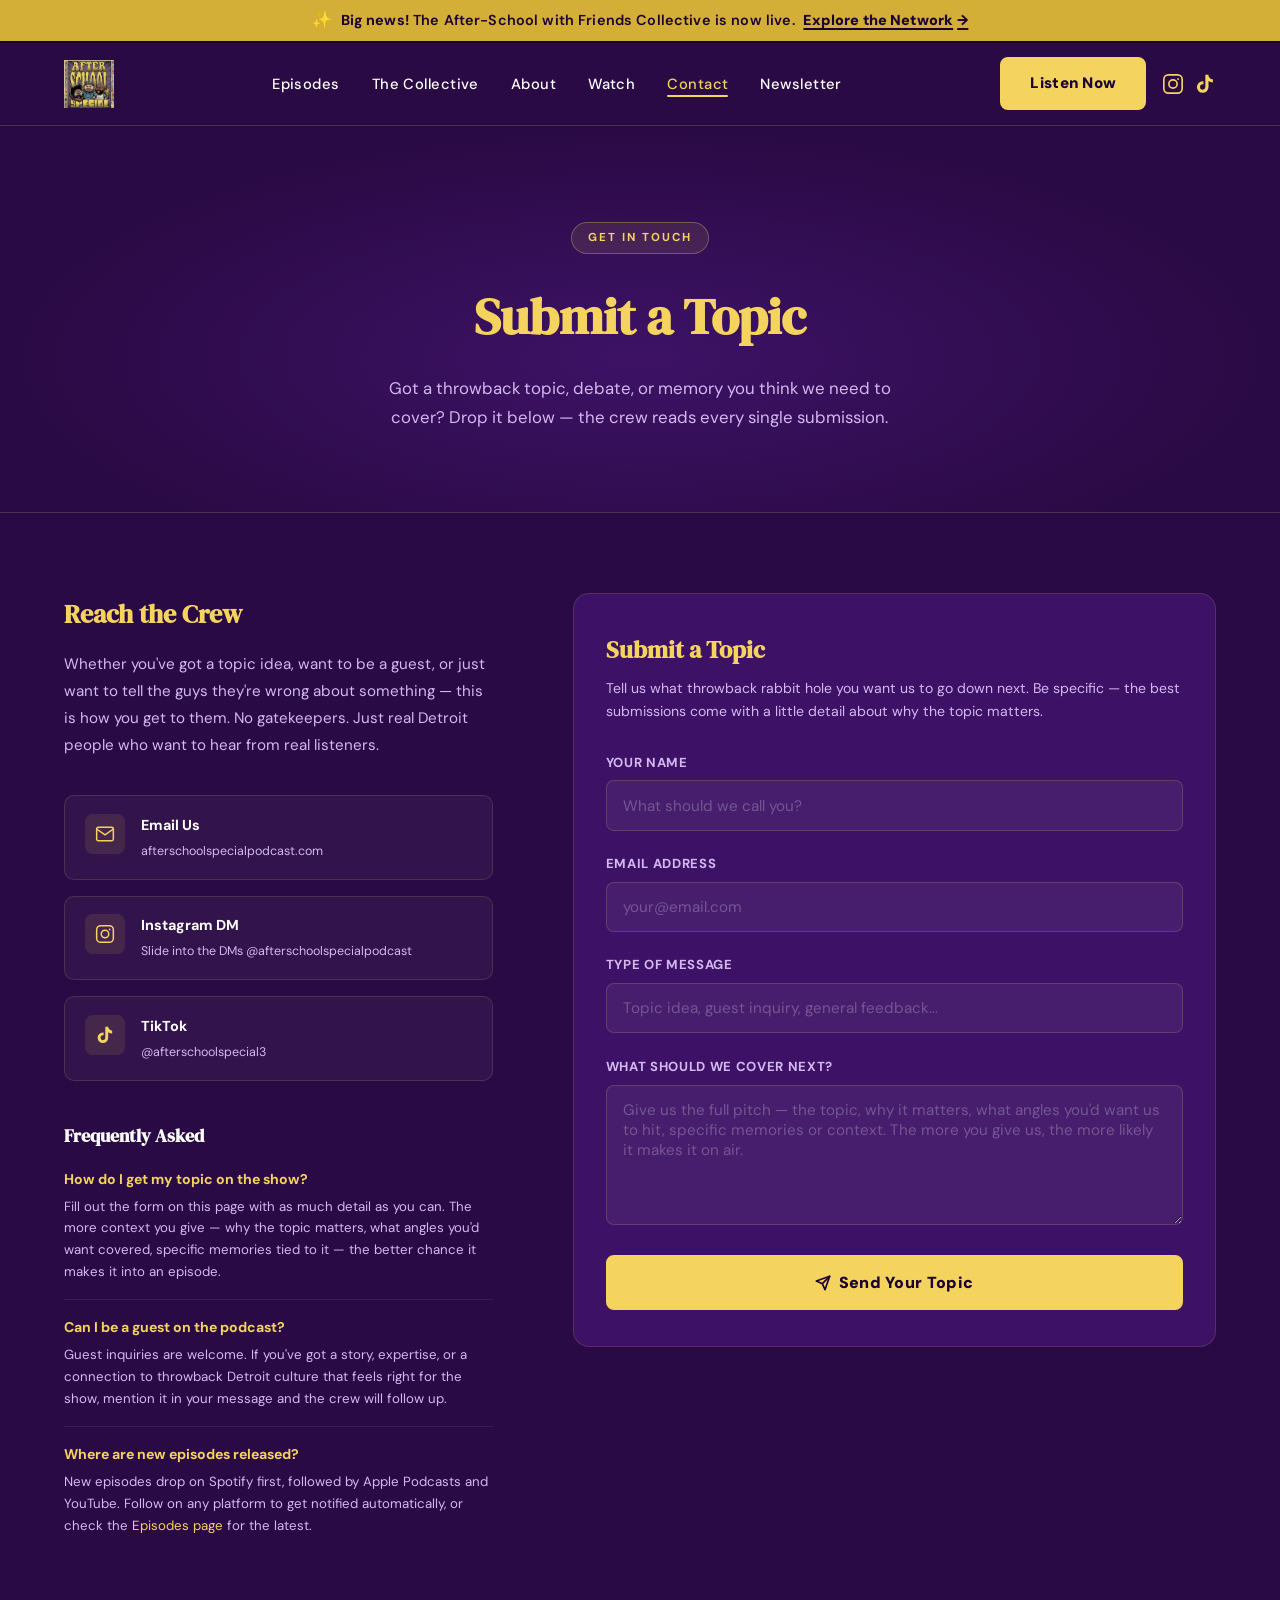
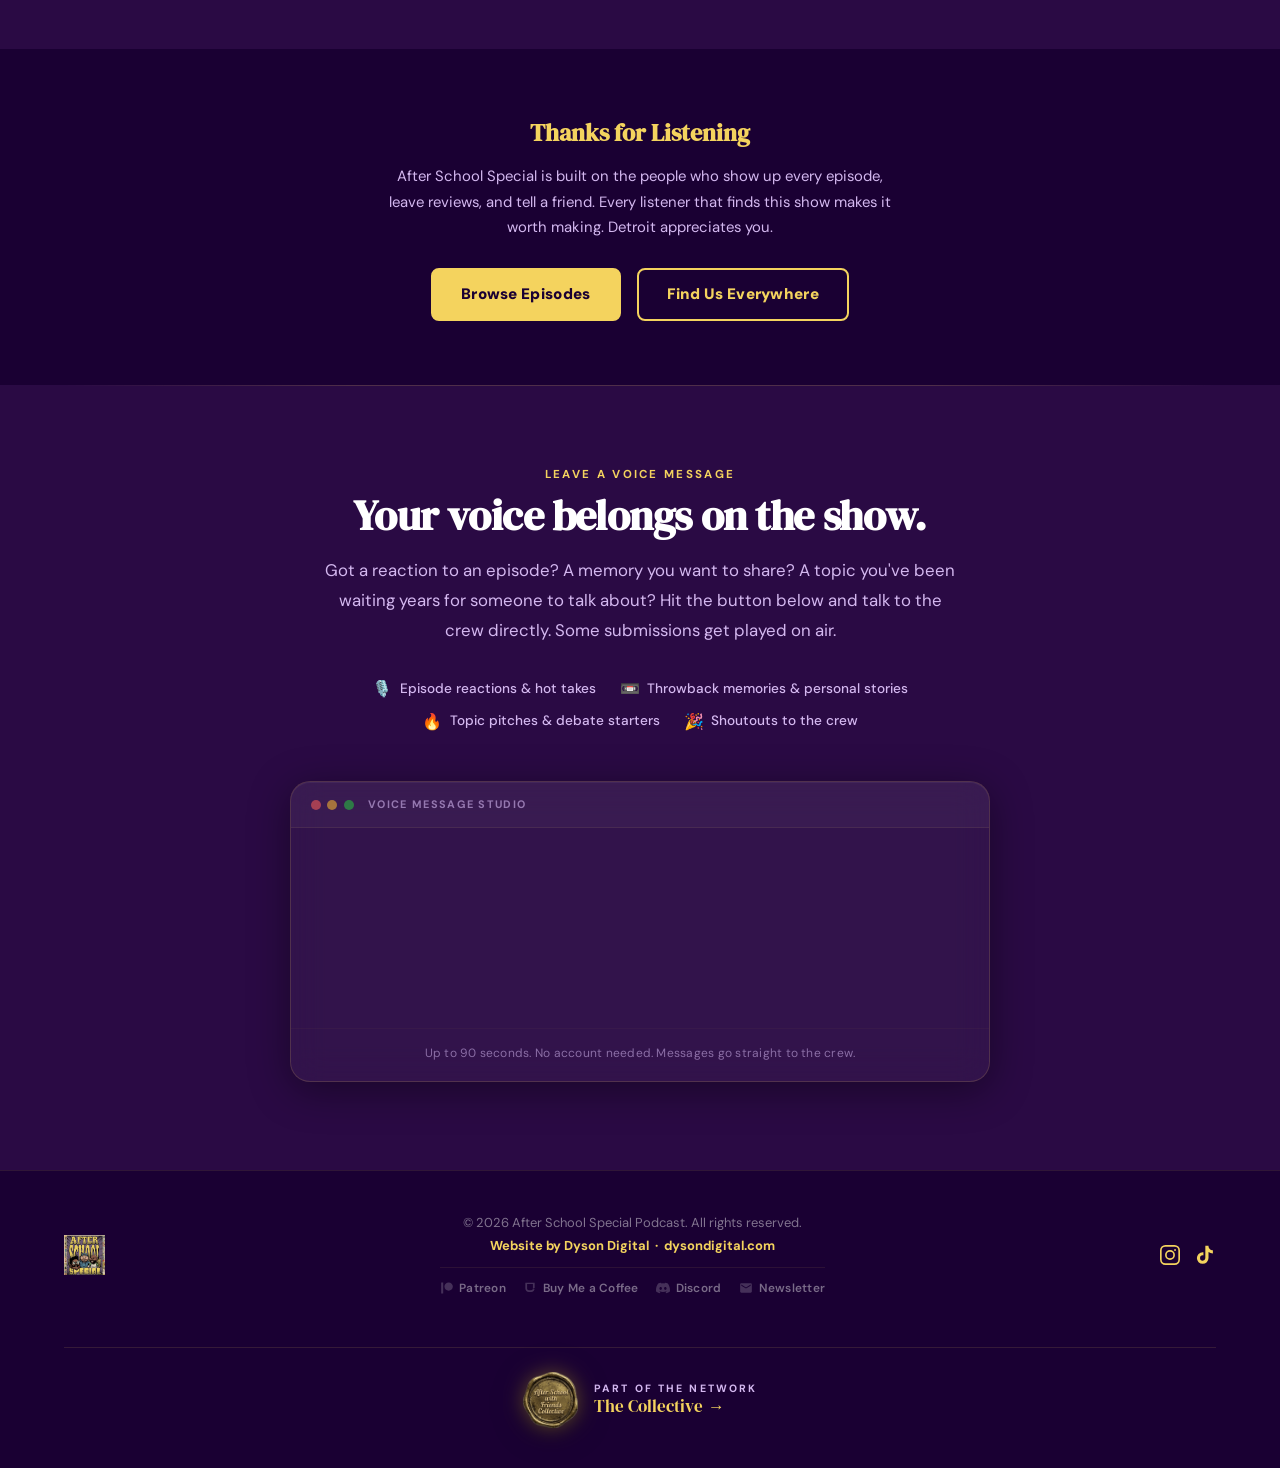
<file: contact.html>
<!DOCTYPE html>
<html lang="en">
<head>
  <!-- Google tag (gtag.js) -->
<script async src="https://www.googletagmanager.com/gtag/js?id=G-QT61DBW0RD"></script>
<script>
  window.dataLayer = window.dataLayer || [];
  function gtag(){dataLayer.push(arguments);}
  gtag('js', new Date());

  gtag('config', 'G-QT61DBW0RD');
</script>
<script type="text/javascript">
    (function(c,l,a,r,i,t,y){
        c[a]=c[a]||function(){(c[a].q=c[a].q||[]).push(arguments)};
        t=l.createElement(r);t.async=1;t.src="https://www.clarity.ms/tag/"+i;
        y=l.getElementsByTagName(r)[0];y.parentNode.insertBefore(t,y);
    })(window, document, "clarity", "script", "wgfy24dxlt");
</script>
  <meta charset="UTF-8">
  <meta name="viewport" content="width=device-width, initial-scale=1.0">
  <title>Contact | After School Special Podcast</title>
  <meta name="description" content="Submit a topic to After School Special Podcast, reach the crew, or just say what's up. Detroit's premier throwback culture podcast wants to hear from listeners.">
  <link rel="canonical" href="https://afterschoolspecialpodcast.com/contact.html">
  <meta property="og:title" content="Contact | After School Special Podcast">
  <meta property="og:description" content="Submit a topic to After School Special Podcast, reach the crew, or just say what's up.">
  <meta property="og:image" content="https://afterschoolspecialpodcast.com/images/og-preview.jpg">
  <meta property="og:url" content="https://afterschoolspecialpodcast.com/contact.html">
  <meta property="og:type" content="website">
  <meta name="twitter:card" content="summary_large_image">
  <meta name="twitter:title" content="Contact | After School Special Podcast">
  <meta name="twitter:description" content="Submit a topic to After School Special Podcast, reach the crew, or just say what's up.">
  <meta name="twitter:image" content="https://afterschoolspecialpodcast.com/images/og-preview.jpg">
  <link rel="icon" type="image/png" href="favicon.png">
  <link rel="apple-touch-icon" href="favicon.png">
  <meta name="theme-color" content="#2a0a44">
  <link rel="stylesheet" href="style.css">
  <!-- ── Schema ── -->
  <script type="application/ld+json">
  {
    "@context": "https://schema.org",
    "@type": "ContactPage",
    "name": "Contact — After School Special Podcast",
    "description": "Submit a topic, reach the crew, or leave a voice message for After School Special Podcast. Detroit's premier throwback culture podcast.",
    "url": "https://afterschoolspecialpodcast.com/contact.html",
    "image": "https://afterschoolspecialpodcast.com/images/og-preview.jpg",
    "mainEntity": {
      "@type": "PodcastSeries",
      "name": "After School Special Podcast",
      "url": "https://afterschoolspecialpodcast.com",
      "author": [
        { "@type": "Person", "name": "Aaron" },
        { "@type": "Person", "name": "Double D" },
        { "@type": "Person", "name": "Staffman" }
      ]
    }
  }
  </script>
</head>
<body>

  <!-- ══ ANNOUNCEMENT BAR ══ -->
  <div class="announcement-bar" role="region" aria-label="Site announcement">
    <div class="announcement-bar-inner">
      <span class="announcement-bar-icon" aria-hidden="true">✨</span>
      <span class="announcement-bar-text"><strong>Big news!</strong> The After-School with Friends Collective is now live.</span>
      <a href="collective.html" class="announcement-bar-link">Explore the Network <span class="ab-arrow" aria-hidden="true">→</span></a>
    </div>
  </div>

  <!-- ══ NAVBAR ══ -->
  <header id="navbar" role="banner">
    <div class="container nav-inner">
      <a href="index.html" class="nav-logo" aria-label="After School Special Podcast — home">
        <img src="images/afterschoolspecialpodcastlogo.png" alt="After School Special Podcast logo" height="48" loading="lazy">
      </a>
      <nav aria-label="Main navigation">
        <ul class="nav-links">
          <li><a href="episodes.html">Episodes</a></li>
          <li><a href="collective.html">The Collective</a></li>
          <li><a href="about.html">About</a></li>
          <li><a href="watch.html">Watch</a></li>
          <li><a href="contact.html" class="active">Contact</a></li>
          <li><a href="newsletter.html">Newsletter</a></li>
        </ul>
      </nav>
      <div class="nav-right">
        <a href="https://open.spotify.com/show/4eDsdJVZuryyBdSL1KuzRB?si=TBrPaqwSQeCFxHXnWOUmeQ"
           target="_blank" rel="noopener noreferrer" class="btn-primary" aria-label="Listen on Spotify">
          Listen Now
        </a>
        <div class="nav-icons" aria-label="Social media">
          <a href="https://www.instagram.com/afterschoolspecialpodcast/" target="_blank" rel="noopener noreferrer" aria-label="Instagram">
            <svg viewBox="0 0 24 24" fill="none" stroke="currentColor" stroke-width="1.8" stroke-linecap="round" stroke-linejoin="round" aria-hidden="true">
              <rect x="2" y="2" width="20" height="20" rx="5" ry="5"/>
              <circle cx="12" cy="12" r="4.5"/>
              <circle cx="17.5" cy="6.5" r="1" fill="currentColor" stroke="none"/>
            </svg>
          </a>
          <a href="https://www.tiktok.com/@afterschoolspecial3?_r=1&_t=ZP-95Q65GnrFPi" target="_blank" rel="noopener noreferrer" aria-label="TikTok">
            <svg viewBox="0 0 24 24" fill="currentColor" aria-hidden="true">
              <path d="M19.59 6.69a4.83 4.83 0 0 1-3.77-4.25V2h-3.45v13.67a2.89 2.89 0 0 1-2.88 2.5 2.89 2.89 0 0 1-2.89-2.89 2.89 2.89 0 0 1 2.89-2.89c.28 0 .54.04.79.1V9.01a6.33 6.33 0 0 0-.79-.05 6.34 6.34 0 0 0-6.34 6.34 6.34 6.34 0 0 0 6.34 6.34 6.34 6.34 0 0 0 6.33-6.34V8.72a8.2 8.2 0 0 0 4.78 1.52V6.79a4.85 4.85 0 0 1-1.01-.1z"/>
            </svg>
          </a>
        </div>
        <button class="hamburger" id="hamburgerBtn" type="button" aria-label="Open menu" aria-expanded="false" aria-controls="mobileMenu">
          <svg viewBox="0 0 24 24" fill="none" stroke="currentColor" stroke-width="2.5" stroke-linecap="round" aria-hidden="true">
            <line x1="3" y1="6" x2="21" y2="6"/><line x1="3" y1="12" x2="21" y2="12"/><line x1="3" y1="18" x2="21" y2="18"/>
          </svg>
        </button>
      </div>
    </div>
  </header>

  <!-- Mobile Menu -->
  <nav id="mobileMenu" class="mobile-menu" aria-label="Mobile navigation" aria-hidden="true">
    <button class="mobile-close" id="mobileClose" aria-label="Close menu">&#x2715;</button>
    <a href="episodes.html" class="mobile-link">Episodes</a>
    <a href="collective.html" class="mobile-link">The Collective</a>
    <a href="about.html" class="mobile-link">About</a>
    <a href="watch.html" class="mobile-link">Watch</a>
    <a href="contact.html" class="mobile-link">Contact</a>
    <a href="newsletter.html" class="mobile-link">Newsletter</a>
    <a href="watch.html" class="btn-primary mobile-link">Watch Now</a>
  </nav>

  <!-- ══ PAGE HERO ══ -->
  <div class="contact-hero-section">
    <div class="container">
      <span class="eyebrow-pill">Get In Touch</span>
      <h1>Submit a Topic</h1>
      <p>Got a throwback topic, debate, or memory you think we need to cover? Drop it below — the crew reads every single submission.</p>
    </div>
  </div>

  <!-- ══ FULL CONTACT SECTION ══ -->
  <section class="contact-full-section">
    <div class="container">
      <div class="contact-full-grid">

        <!-- ── Left: Info + Methods ── -->
        <div class="contact-info-col">
          <h2>Reach the Crew</h2>
          <p>Whether you've got a topic idea, want to be a guest, or just want to tell the guys they're wrong about something — this is how you get to them. No gatekeepers. Just real Detroit people who want to hear from real listeners.</p>

          <div class="contact-methods">

            <a href="mailto:afterschoolspecialpodcast@gmail.com" class="contact-method" aria-label="Email After School Special Podcast">
              <div class="contact-method-icon">
                <svg viewBox="0 0 24 24" fill="none" stroke="currentColor" stroke-width="1.8" stroke-linecap="round" stroke-linejoin="round" aria-hidden="true">
                  <path d="M4 4h16c1.1 0 2 .9 2 2v12c0 1.1-.9 2-2 2H4c-1.1 0-2-.9-2-2V6c0-1.1.9-2 2-2z"/>
                  <polyline points="22,6 12,13 2,6"/>
                </svg>
              </div>
              <div class="contact-method-text">
                <span class="contact-method-label">Email Us</span>
                <span class="contact-method-value">afterschoolspecialpodcast.com</span>
              </div>
            </a>

            <a href="https://www.instagram.com/afterschoolspecialpodcast/" target="_blank" rel="noopener noreferrer" class="contact-method" aria-label="DM After School Special Podcast on Instagram">
              <div class="contact-method-icon">
                <svg viewBox="0 0 24 24" fill="none" stroke="currentColor" stroke-width="1.8" stroke-linecap="round" stroke-linejoin="round" aria-hidden="true">
                  <rect x="2" y="2" width="20" height="20" rx="5" ry="5"/>
                  <circle cx="12" cy="12" r="4.5"/>
                  <circle cx="17.5" cy="6.5" r="1" fill="currentColor" stroke="none"/>
                </svg>
              </div>
              <div class="contact-method-text">
                <span class="contact-method-label">Instagram DM</span>
                <span class="contact-method-value">Slide into the DMs @afterschoolspecialpodcast</span>
              </div>
            </a>

            <a href="https://www.tiktok.com/@afterschoolspecial3?_r=1&_t=ZP-95Q65GnrFPi" target="_blank" rel="noopener noreferrer" class="contact-method" aria-label="Message After School Special Podcast on TikTok">
              <div class="contact-method-icon">
                <svg viewBox="0 0 24 24" fill="currentColor" aria-hidden="true">
                  <path d="M19.59 6.69a4.83 4.83 0 0 1-3.77-4.25V2h-3.45v13.67a2.89 2.89 0 0 1-2.88 2.5 2.89 2.89 0 0 1-2.89-2.89 2.89 2.89 0 0 1 2.89-2.89c.28 0 .54.04.79.1V9.01a6.33 6.33 0 0 0-.79-.05 6.34 6.34 0 0 0-6.34 6.34 6.34 6.34 0 0 0 6.34 6.34 6.34 6.34 0 0 0 6.33-6.34V8.72a8.2 8.2 0 0 0 4.78 1.52V6.79a4.85 4.85 0 0 1-1.01-.1z"/>
                </svg>
              </div>
              <div class="contact-method-text">
                <span class="contact-method-label">TikTok</span>
                <span class="contact-method-value">@afterschoolspecial3</span>
              </div>
            </a>

          </div><!-- /contact-methods -->

          <!-- FAQ -->
          <div class="faq-block">
            <h3>Frequently Asked</h3>

            <div class="faq-item">
              <p class="faq-q">How do I get my topic on the show?</p>
              <p class="faq-a">Fill out the form on this page with as much detail as you can. The more context you give — why the topic matters, what angles you'd want covered, specific memories tied to it — the better chance it makes it into an episode.</p>
            </div>

            <div class="faq-item">
              <p class="faq-q">Can I be a guest on the podcast?</p>
              <p class="faq-a">Guest inquiries are welcome. If you've got a story, expertise, or a connection to throwback Detroit culture that feels right for the show, mention it in your message and the crew will follow up.</p>
            </div>

            <div class="faq-item">
              <p class="faq-q">Where are new episodes released?</p>
              <p class="faq-a">New episodes drop on Spotify first, followed by Apple Podcasts and YouTube. Follow on any platform to get notified automatically, or check the <a href="episodes.html" class="text-accent">Episodes page</a> for the latest.</p>
            </div>

          </div>
        </div>

        <!-- ── Right: Form Card ── -->
        <div class="contact-form-col">
          <div class="form-card">
            <h2>Submit a Topic</h2>
            <p>Tell us what throwback rabbit hole you want us to go down next. Be specific — the best submissions come with a little detail about why the topic matters.</p>

            <form id="topicForm" action="https://formspree.io/f/xgopjnpe" method="POST" novalidate>

              <div class="form-group">
                <label for="contactName">Your Name</label>
                <input
                  type="text"
                  id="contactName"
                  name="name"
                  placeholder="What should we call you?"
                  required
                  autocomplete="name"
                >
              </div>

              <div class="form-group">
                <label for="contactEmail">Email Address</label>
                <input
                  type="email"
                  id="contactEmail"
                  name="email"
                  placeholder="your@email.com"
                  required
                  autocomplete="email"
                >
              </div>

              <div class="form-group">
                <label for="contactSubject">Type of Message</label>
                <input
                  type="text"
                  id="contactSubject"
                  name="subject"
                  placeholder="Topic idea, guest inquiry, general feedback..."
                >
              </div>

              <div class="form-group">
                <label for="contactTopic">What should we cover next?</label>
                <textarea
                  id="contactTopic"
                  name="message"
                  placeholder="Give us the full pitch — the topic, why it matters, what angles you'd want us to hit, specific memories or context. The more you give us, the more likely it makes it on air."
                  required
                ></textarea>
              </div>

              <button type="submit" class="btn-primary form-submit-btn">
                <svg width="16" height="16" viewBox="0 0 24 24" fill="none" stroke="currentColor" stroke-width="2.5" stroke-linecap="round" stroke-linejoin="round" aria-hidden="true"><line x1="22" y1="2" x2="11" y2="13"/><polygon points="22 2 15 22 11 13 2 9 22 2"/></svg>
                Send Your Topic
              </button>

              <div class="form-success" id="formSuccess" role="alert" aria-live="polite">
                ✅ Topic received! The crew will take a look — thanks for listening.
              </div>

            </form>
          </div>
        </div>

      </div>
    </div>
  </section>

  <!-- ══ THANKS SECTION ══ -->
  <section class="thanks-section">
    <div class="container">
      <h2>Thanks for Listening</h2>
      <p>After School Special is built on the people who show up every episode, leave reviews, and tell a friend. Every listener that finds this show makes it worth making. Detroit appreciates you.</p>
      <div class="row-center-wrap">
        <a href="episodes.html" class="btn-primary">Browse Episodes</a>
        <a href="https://linktr.ee/AfterSchoolSpecialPodcast" class="btn-outline">Find Us Everywhere</a>
      </div>
    </div>
  </section>

  <!-- ══ VOICE MESSAGE SECTION ══ -->
  <section class="sp-section" id="voice-message" aria-labelledby="sp-heading">
    <div class="container">

      <!-- Intro block -->
      <div class="sp-intro sp-reveal">
        <span class="section-label">Leave a Voice Message</span>
        <h2 class="sp-heading" id="sp-heading">Your voice belongs on the show.</h2>
        <p class="sp-subtext">
          Got a reaction to an episode? A memory you want to share? A topic you've been waiting years for someone to talk about? Hit the button below and talk to the crew directly. Some submissions get played on air.
        </p>
        <ul class="sp-reasons" aria-label="Reasons to leave a voice message">
          <li>
            <span class="sp-reason-icon" aria-hidden="true">🎙️</span>
            <span>Episode reactions &amp; hot takes</span>
          </li>
          <li>
            <span class="sp-reason-icon" aria-hidden="true">📼</span>
            <span>Throwback memories &amp; personal stories</span>
          </li>
          <li>
            <span class="sp-reason-icon" aria-hidden="true">🔥</span>
            <span>Topic pitches &amp; debate starters</span>
          </li>
          <li>
            <span class="sp-reason-icon" aria-hidden="true">🎉</span>
            <span>Shoutouts to the crew</span>
          </li>
        </ul>
      </div>

      <!-- SpeakPipe widget card -->
      <div class="sp-widget-card sp-reveal sp-reveal--delay">

        <div class="sp-widget-header" aria-hidden="true">
          <span class="sp-widget-dot"></span>
          <span class="sp-widget-dot"></span>
          <span class="sp-widget-dot"></span>
          <span class="sp-widget-label">Voice Message Studio</span>
        </div>

        <!-- SpeakPipe inline widget — exact embed code as specified -->
        <div class="sp-iframe-wrap">
          <iframe
            src="https://www.speakpipe.com/widget/inline/ugvk15p855v2s21pnfz6n86550sjj1g5"
            allow="microphone"
            width="100%"
            height="200"
            frameborder="0"
            title="Leave a voice message for After School Special Podcast"
            loading="lazy"
          ></iframe>
        </div>
        <script async src="https://www.speakpipe.com/widget/loader.js" charset="utf-8"></script>

        <p class="sp-widget-note">
          Up to 90 seconds. No account needed. Messages go straight to the crew.
        </p>

      </div>

    </div>
  </section>

  <!-- ══ FOOTER ══ -->
  <footer role="contentinfo">
    <div class="container footer-inner">
      <a href="index.html" class="footer-logo" aria-label="After School Special Podcast home">
        <img src="images/afterschoolspecialpodcastlogo.png" alt="After School Special Podcast" height="40" loading="lazy">
      </a>
      <div class="footer-center">
        <p>&copy; 2026 After School Special Podcast. All rights reserved.</p>
        <p class="footer-credit">Website by <a href="https://dysondigital.com" target="_blank" rel="noopener noreferrer">Dyson Digital</a> &nbsp;&middot;&nbsp; dysondigital.com</p>
        <div class="footer-support-links">
          <a href="https://patreon.com/AfterSchoolSpecialPodcast?utm_medium=unknown&utm_source=join_link&utm_campaign=creatorshare_creator&utm_content=copyLink" target="_blank" rel="noopener noreferrer" class="footer-support-link" aria-label="Support on Patreon">
            <svg width="14" height="14" viewBox="0 0 24 24" fill="currentColor" aria-hidden="true"><path d="M14.82 2.41C18.78 2.41 22 5.65 22 9.62c0 3.96-3.22 7.18-7.18 7.18-3.96 0-7.18-3.22-7.18-7.18 0-3.97 3.22-7.21 7.18-7.21zM2 21.6h3.5V2.41H2V21.6z"/></svg>
            Patreon
          </a>
          <a href="https://buymeacoffee.com/afterschoolspe3" target="_blank" rel="noopener noreferrer" class="footer-support-link" aria-label="Buy us a coffee">
            <svg width="14" height="14" viewBox="0 0 24 24" fill="currentColor" aria-hidden="true"><path d="M20 3H4v10c0 3.31 2.69 6 6 6h4c3.31 0 6-2.69 6-6V3zM7 13V5h10v8c0 1.66-1.34 3-3 3h-4c-1.66 0-3-1.34-3-3zm12 1h-1v-2h1c.55 0 1 .45 1 1s-.45 1-1 1z"/></svg>
            Buy Me a Coffee
          </a>
          <a href="https://discord.gg/FqR2VqHaZ" target="_blank" rel="noopener noreferrer" class="footer-support-link" aria-label="Join our Discord">
            <svg width="14" height="14" viewBox="0 0 24 24" fill="currentColor" aria-hidden="true"><path d="M20.317 4.37a19.791 19.791 0 0 0-4.885-1.515.074.074 0 0 0-.079.037c-.21.375-.444.864-.608 1.25a18.27 18.27 0 0 0-5.487 0 12.64 12.64 0 0 0-.617-1.25.077.077 0 0 0-.079-.037A19.736 19.736 0 0 0 3.677 4.37a.07.07 0 0 0-.032.027C.533 9.046-.32 13.58.099 18.057a.082.082 0 0 0 .031.057 19.9 19.9 0 0 0 5.993 3.03.078.078 0 0 0 .084-.028c.462-.63.874-1.295 1.226-1.994a.076.076 0 0 0-.041-.106 13.107 13.107 0 0 1-1.872-.892.077.077 0 0 1-.008-.128 10.2 10.2 0 0 0 .372-.292.074.074 0 0 1 .077-.01c3.928 1.793 8.18 1.793 12.062 0a.074.074 0 0 1 .078.01c.12.098.246.198.373.292a.077.077 0 0 1-.006.127 12.299 12.299 0 0 1-1.873.892.077.077 0 0 0-.041.107c.36.698.772 1.362 1.225 1.993a.076.076 0 0 0 .084.028 19.839 19.839 0 0 0 6.002-3.03.077.077 0 0 0 .032-.054c.5-5.177-.838-9.674-3.549-13.66a.061.061 0 0 0-.031-.03zM8.02 15.33c-1.183 0-2.157-1.085-2.157-2.419 0-1.333.956-2.419 2.157-2.419 1.21 0 2.176 1.096 2.157 2.42 0 1.333-.956 2.418-2.157 2.418zm7.975 0c-1.183 0-2.157-1.085-2.157-2.419 0-1.333.955-2.419 2.157-2.419 1.21 0 2.176 1.096 2.157 2.42 0 1.333-.946 2.418-2.157 2.418z"/></svg>
            Discord
          </a>
          <a href="newsletter.html" class="footer-support-link" aria-label="Newsletter">
            <svg width="14" height="14" viewBox="0 0 24 24" fill="currentColor" aria-hidden="true"><path d="M20 4H4c-1.1 0-2 .9-2 2v12c0 1.1.9 2 2 2h16c1.1 0 2-.9 2-2V6c0-1.1-.9-2-2-2zm0 4l-8 5-8-5V6l8 5 8-5v2z"/></svg>
            Newsletter
          </a>
        </div>
      </div>
      <div class="footer-right" aria-label="Social links">
        <a href="https://www.instagram.com/afterschoolspecialpodcast/" target="_blank" rel="noopener noreferrer" aria-label="Instagram">
          <svg viewBox="0 0 24 24" fill="none" stroke="currentColor" stroke-width="1.8" stroke-linecap="round" stroke-linejoin="round" aria-hidden="true">
            <rect x="2" y="2" width="20" height="20" rx="5" ry="5"/>
            <circle cx="12" cy="12" r="4.5"/>
            <circle cx="17.5" cy="6.5" r="1" fill="currentColor" stroke="none"/>
          </svg>
        </a>
        <a href="https://www.tiktok.com/@afterschoolspecial3?_r=1&_t=ZP-95Q65GnrFPi" target="_blank" rel="noopener noreferrer" aria-label="TikTok">
          <svg viewBox="0 0 24 24" fill="currentColor" aria-hidden="true">
            <path d="M19.59 6.69a4.83 4.83 0 0 1-3.77-4.25V2h-3.45v13.67a2.89 2.89 0 0 1-2.88 2.5 2.89 2.89 0 0 1-2.89-2.89 2.89 2.89 0 0 1 2.89-2.89c.28 0 .54.04.79.1V9.01a6.33 6.33 0 0 0-.79-.05 6.34 6.34 0 0 0-6.34 6.34 6.34 6.34 0 0 0 6.34 6.34 6.34 6.34 0 0 0 6.33-6.34V8.72a8.2 8.2 0 0 0 4.78 1.52V6.79a4.85 4.85 0 0 1-1.01-.1z"/>
          </svg>
        </a>
      </div>
          <div class="footer-collective">
        <a href="collective.html" aria-label="The Collective">
          <img src="images/collective-stamp.png" alt="" class="footer-collective-stamp" loading="lazy">
        </a>
        <div class="footer-collective-text">
          <span class="footer-collective-eyebrow">Part of the Network</span>
          <a href="collective.html" class="footer-collective-link">The Collective <span class="fc-arrow" aria-hidden="true">→</span></a>
        </div>
      </div>
</div>
  </footer>

  <script>
    // ── Hamburger ──
    (function () {
      'use strict';
      var hamburgerBtn = document.getElementById('hamburgerBtn');
      var mobileMenu   = document.getElementById('mobileMenu');
      var mobileClose  = document.getElementById('mobileClose');
      var navbar       = document.getElementById('navbar');
      if (!hamburgerBtn || !mobileMenu) return;

      function isOpen() { return mobileMenu.classList.contains('open'); }

      // Per spec: keep mobileMenu.open and body.menu-open ALWAYS in sync.
      // We pass an explicit boolean to both classList.toggle() calls so the
      // two states cannot drift (vs. relying on classList.contains()
      // observed at slightly different times).
      function setMenuOpen(shouldBeOpen) {
        var isOpen = mobileMenu.classList.toggle('open', shouldBeOpen);
        document.body.classList.toggle('menu-open', isOpen);
        mobileMenu.setAttribute('aria-hidden', isOpen ? 'false' : 'true');
        hamburgerBtn.setAttribute('aria-expanded', isOpen ? 'true' : 'false');
        hamburgerBtn.setAttribute('aria-label', isOpen ? 'Close menu' : 'Open menu');
        // Lift the navbar above the menu overlay (z-index 1200) so the
        // hamburger stays tappable to toggle the menu closed.
        if (navbar) navbar.style.zIndex = isOpen ? '1300' : '';
        // Per spec: scroll-lock is now class-based (body.menu-open in CSS).
        // We no longer set inline body.style.overflow.
      }

      function openMenu()  { setMenuOpen(true); }
      function closeMenu() { setMenuOpen(false); }

      function toggleMenu(e) {
        if (e) { e.preventDefault(); e.stopPropagation(); }
        setMenuOpen(!isOpen());
      }

      // Hamburger TOGGLES open/close
      hamburgerBtn.addEventListener('click', toggleMenu);

      // Close button always closes; stopPropagation prevents stray re-triggers
      if (mobileClose) {
        mobileClose.addEventListener('click', function (e) {
          e.preventDefault();
          e.stopPropagation();
          closeMenu();
        });
      }

      // Direct binding on every link in the menu (most reliable)
      var menuLinks = mobileMenu.querySelectorAll('a');
      for (var i = 0; i < menuLinks.length; i++) {
        menuLinks[i].addEventListener('click', closeMenu);
      }

      // Belt-and-braces delegate: catches any anchor inside menu
      mobileMenu.addEventListener('click', function (e) {
        var t = e.target;
        if (!t) return;
        var anchor = t.closest && t.closest('a');
        if (anchor && mobileMenu.contains(anchor)) closeMenu();
      });

      // ESC key closes
      document.addEventListener('keydown', function (e) {
        if ((e.key === 'Escape' || e.key === 'Esc') && isOpen()) closeMenu();
      });

      // In-page anchor navigation should not leave menu stuck open
      window.addEventListener('hashchange', closeMenu);

      // Resizing past mobile breakpoint clears stuck state
      window.addEventListener('resize', function () {
        if (window.innerWidth > 767 && isOpen()) closeMenu();
      });

      // bfcache (back/forward cache) restore: always reset to closed
      window.addEventListener('pageshow', closeMenu);
    })();

    // ── Formspree AJAX ──
    const topicForm   = document.getElementById('topicForm');
    const formSuccess = document.getElementById('formSuccess');

    topicForm.addEventListener('submit', async function(e) {
      e.preventDefault();
      const submitBtn = topicForm.querySelector('[type="submit"]');
      const originalText = submitBtn.innerHTML;
      submitBtn.innerHTML = 'Sending…';
      submitBtn.disabled = true;

      try {
        const response = await fetch(topicForm.action, {
          method: 'POST',
          body: new FormData(topicForm),
          headers: { 'Accept': 'application/json' }
        });

        if (response.ok) {
          topicForm.reset();
          formSuccess.style.display = 'block';
          submitBtn.style.display = 'none';
        } else {
          submitBtn.innerHTML = 'Try Again';
          submitBtn.disabled = false;
        }
      } catch (err) {
        submitBtn.innerHTML = 'Try Again';
        submitBtn.disabled = false;
      }
    });

    // ── SpeakPipe scroll reveal ──
    (function () {
      var prefersReduced = window.matchMedia('(prefers-reduced-motion: reduce)').matches;
      var revealEls = document.querySelectorAll('.sp-reveal');

      if (revealEls.length) {
        if (prefersReduced) {
          revealEls.forEach(function (el) { el.classList.add('sp-revealed'); });
        } else {
          var obs = new IntersectionObserver(function (entries) {
            entries.forEach(function (entry) {
              if (entry.isIntersecting) {
                entry.target.classList.add('sp-revealed');
                obs.unobserve(entry.target);
              }
            });
          }, { threshold: 0.08, rootMargin: '0px 0px -40px 0px' });
          revealEls.forEach(function (el) { obs.observe(el); });
        }
      }

      // ── Floating mic button show/hide on scroll ──
      var floatBtn = document.getElementById('spFloatBtn');
      if (floatBtn && !prefersReduced) {
        var ticking = false;
        window.addEventListener('scroll', function () {
          if (!ticking) {
            window.requestAnimationFrame(function () {
              var scrolled = window.pageYOffset > 320;
              floatBtn.classList.toggle('sp-float-visible', scrolled);
              ticking = false;
            });
            ticking = true;
          }
        }, { passive: true });
      } else if (floatBtn && prefersReduced) {
        // Show immediately under reduced motion
        floatBtn.classList.add('sp-float-visible');
      }
    })();
  </script>
  <!-- ══ FLOATING MIC CTA ══ -->
  <a href="#voice-message"
     id="spFloatBtn"
     class="sp-float-btn"
     aria-label="Leave a voice message for After School Special Podcast">
    <svg width="20" height="20" viewBox="0 0 24 24" fill="none" stroke="currentColor" stroke-width="2" stroke-linecap="round" stroke-linejoin="round" aria-hidden="true">
      <path d="M12 1a3 3 0 0 0-3 3v8a3 3 0 0 0 6 0V4a3 3 0 0 0-3-3z"/>
      <path d="M19 10v2a7 7 0 0 1-14 0v-2"/>
      <line x1="12" y1="19" x2="12" y2="23"/>
      <line x1="8" y1="23" x2="16" y2="23"/>
    </svg>
    <span>Leave a Voice Message</span>
  </a>

</body>
</html>
</file>
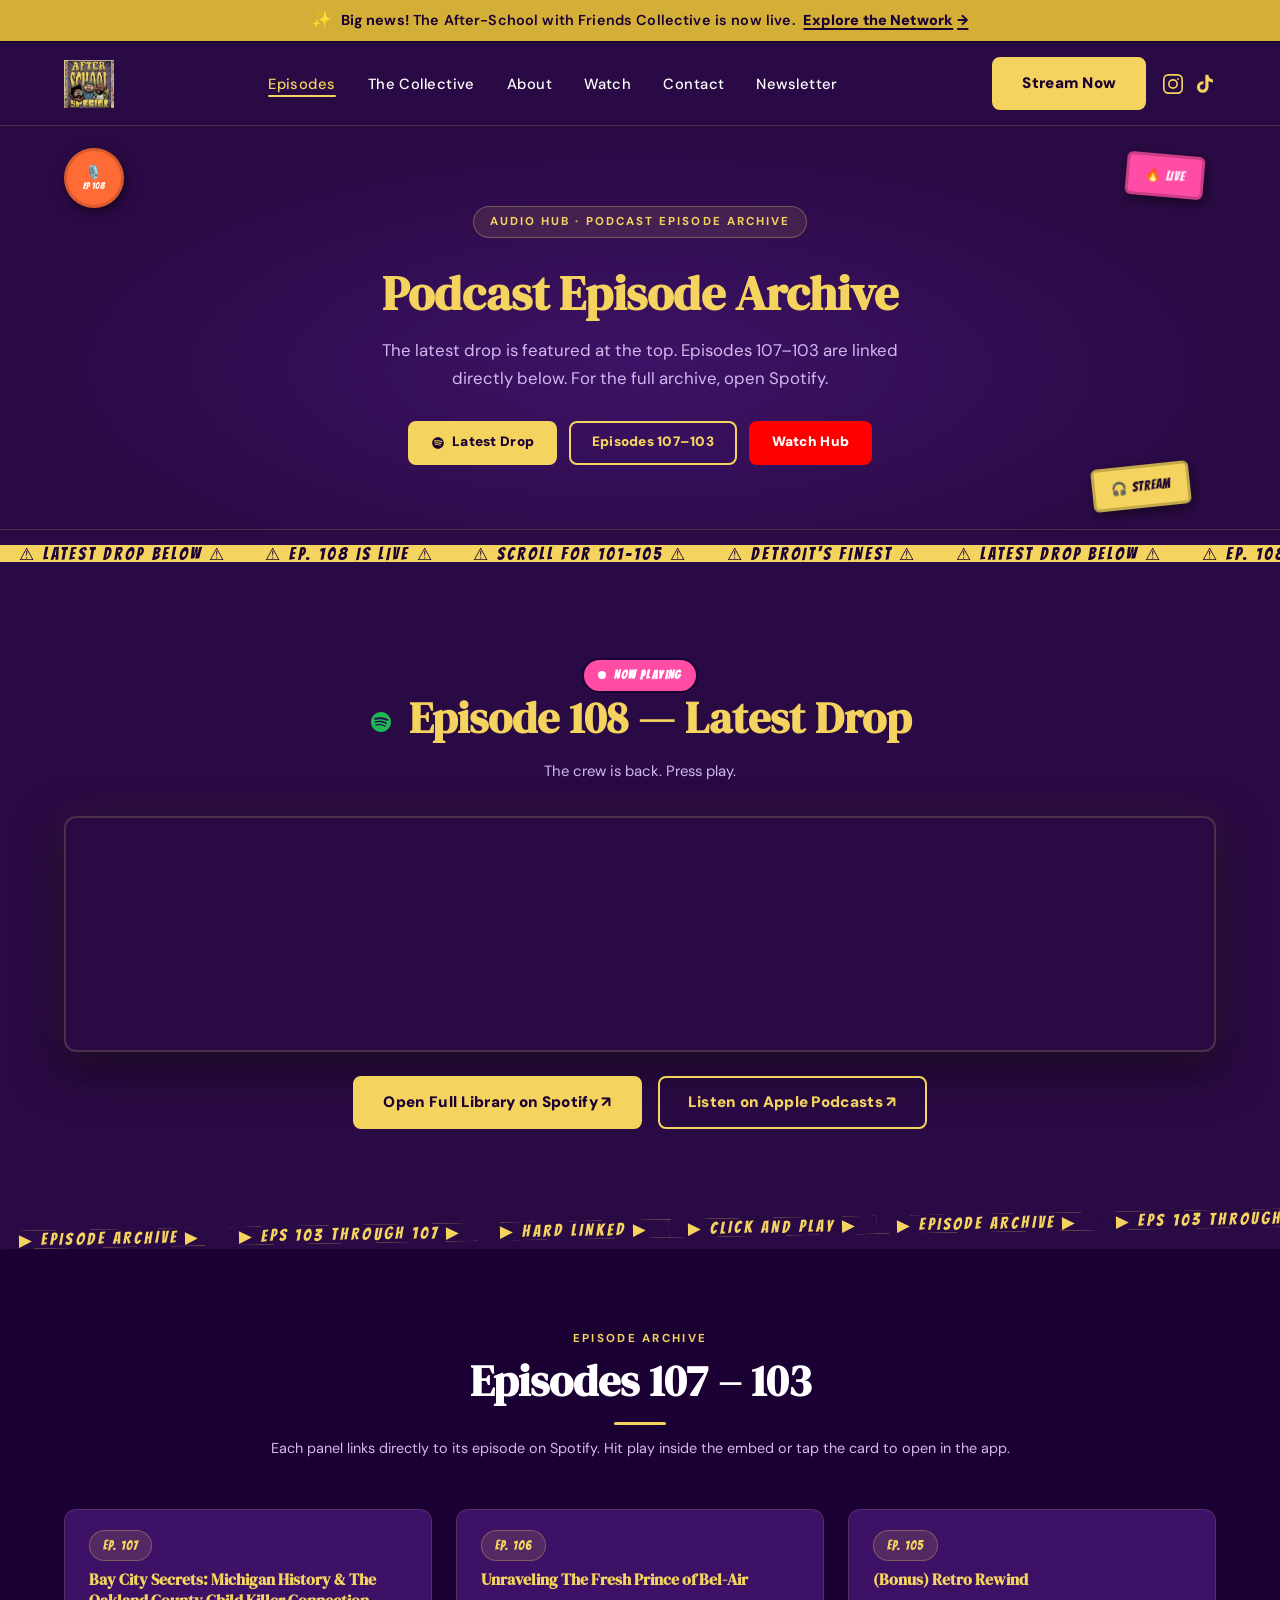
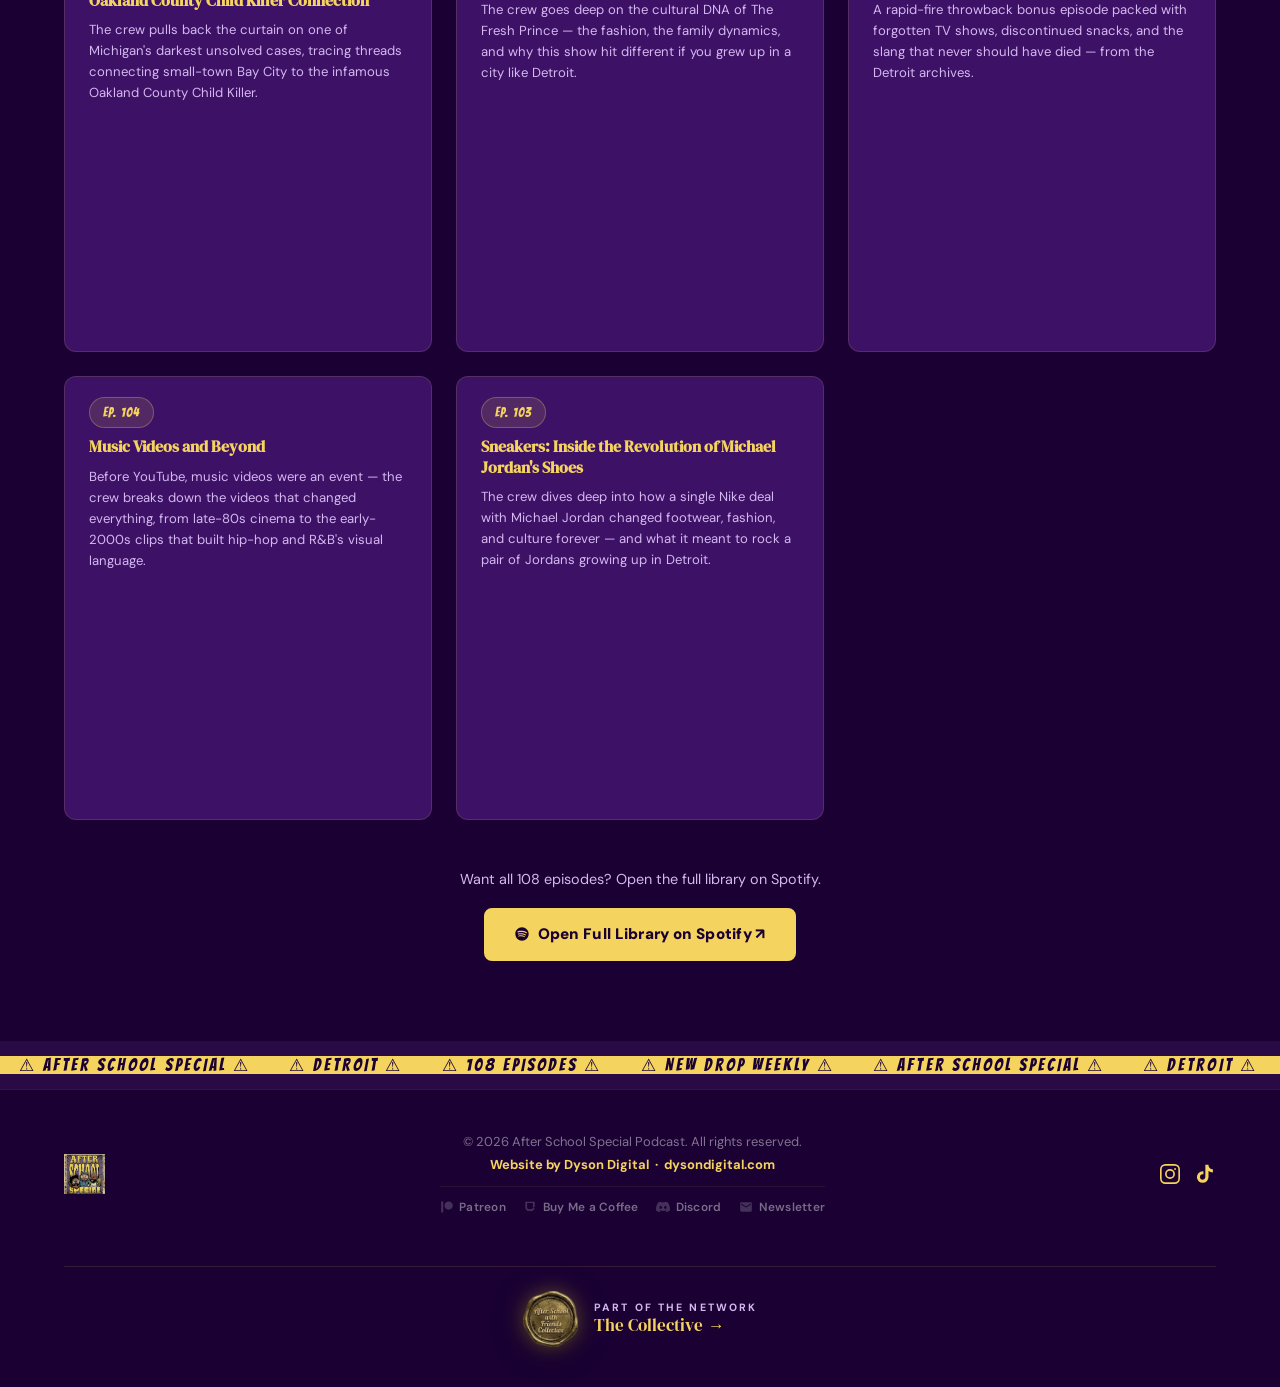
<file: episodes.html>
<!DOCTYPE html>
<html lang="en">
<head>
  <!-- Google tag (gtag.js) -->
<script async src="https://www.googletagmanager.com/gtag/js?id=G-QT61DBW0RD"></script>
<script>
  window.dataLayer = window.dataLayer || [];
  function gtag(){dataLayer.push(arguments);}
  gtag('js', new Date());

  gtag('config', 'G-QT61DBW0RD');
</script>
<script type="text/javascript">
    (function(c,l,a,r,i,t,y){
        c[a]=c[a]||function(){(c[a].q=c[a].q||[]).push(arguments)};
        t=l.createElement(r);t.async=1;t.src="https://www.clarity.ms/tag/"+i;
        y=l.getElementsByTagName(r)[0];y.parentNode.insertBefore(t,y);
    })(window, document, "clarity", "script", "wgfy24dxlt");
</script>
  <meta charset="UTF-8">
  <meta name="viewport" content="width=device-width, initial-scale=1.0">
  <title>Podcast Episode Archive | After School Special Podcast</title>
  <meta name="description" content="Every episode of After School Special Podcast in one place. Stream the full archive on Spotify — 108 episodes of Detroit throwback culture and counting.">
  <link rel="canonical" href="https://afterschoolspecialpodcast.com/episodes.html">
  <meta property="og:title" content="Podcast Episode Archive | After School Special Podcast">
  <meta property="og:description" content="Every episode of After School Special Podcast in one place. Stream the full archive on Spotify.">
  <meta property="og:image" content="https://afterschoolspecialpodcast.com/images/og-preview.jpg">
  <meta property="og:url" content="https://afterschoolspecialpodcast.com/episodes.html">
  <meta property="og:type" content="website">
  <meta name="twitter:card" content="summary_large_image">
  <meta name="twitter:title" content="Podcast Episode Archive | After School Special Podcast">
  <meta name="twitter:description" content="Every episode of After School Special Podcast in one place. Stream the full archive on Spotify.">
  <meta name="twitter:image" content="https://afterschoolspecialpodcast.com/images/og-preview.jpg">
  <link rel="icon" type="image/png" href="favicon.png">
  <link rel="apple-touch-icon" href="favicon.png">
  <meta name="theme-color" content="#2a0a44">
  <link rel="stylesheet" href="style.css">
  <!-- ── Schema ── -->
  <script type="application/ld+json">
  {
    "@context": "https://schema.org",
    "@type": "PodcastSeries",
    "name": "After School Special Podcast",
    "description": "Every episode of After School Special Podcast in one place. 108+ episodes of Detroit throwback culture, hosted by Aaron, Double D, and Staffman.",
    "url": "https://afterschoolspecialpodcast.com/episodes.html",
    "image": "https://afterschoolspecialpodcast.com/images/og-preview.jpg",
    "author": [
      { "@type": "Person", "name": "Aaron" },
      { "@type": "Person", "name": "Double D" },
      { "@type": "Person", "name": "Staffman" }
    ],
    "webFeed": "https://open.spotify.com/show/4eDsdJVZuryyBdSL1KuzRB"
  }
  </script>
</head>
<body>

  <!-- ══ ANNOUNCEMENT BAR ══ -->
  <div class="announcement-bar" role="region" aria-label="Site announcement">
    <div class="announcement-bar-inner">
      <span class="announcement-bar-icon" aria-hidden="true">✨</span>
      <span class="announcement-bar-text"><strong>Big news!</strong> The After-School with Friends Collective is now live.</span>
      <a href="collective.html" class="announcement-bar-link">Explore the Network <span class="ab-arrow" aria-hidden="true">→</span></a>
    </div>
  </div>

  <!-- ══ NAVBAR ══ -->
  <header id="navbar" role="banner">
    <div class="container nav-inner">
      <a href="index.html" class="nav-logo" aria-label="After School Special Podcast — home">
        <img src="images/afterschoolspecialpodcastlogo.png" alt="After School Special Podcast logo" height="48" loading="lazy">
      </a>
      <nav aria-label="Main navigation">
        <ul class="nav-links">
          <li><a href="episodes.html" class="active">Episodes</a></li>
          <li><a href="collective.html">The Collective</a></li>
          <li><a href="about.html">About</a></li>
          <li><a href="watch.html">Watch</a></li>
          <li><a href="contact.html">Contact</a></li>
          <li><a href="newsletter.html">Newsletter</a></li>
        </ul>
      </nav>
      <div class="nav-right">
        <a href="watch.html" class="btn-primary">Stream Now</a>
        <div class="nav-icons" aria-label="Social media">
          <a href="https://www.instagram.com/afterschoolspecialpodcast/" target="_blank" rel="noopener noreferrer" aria-label="Instagram">
            <svg viewBox="0 0 24 24" fill="none" stroke="currentColor" stroke-width="1.8" stroke-linecap="round" stroke-linejoin="round" aria-hidden="true">
              <rect x="2" y="2" width="20" height="20" rx="5" ry="5"/><circle cx="12" cy="12" r="4.5"/>
              <circle cx="17.5" cy="6.5" r="1" fill="currentColor" stroke="none"/>
            </svg>
          </a>
          <a href="https://www.tiktok.com/@afterschoolspecial3?_r=1&_t=ZP-95Q65GnrFPi" target="_blank" rel="noopener noreferrer" aria-label="TikTok">
            <svg viewBox="0 0 24 24" fill="currentColor" aria-hidden="true"><path d="M19.59 6.69a4.83 4.83 0 0 1-3.77-4.25V2h-3.45v13.67a2.89 2.89 0 0 1-2.88 2.5 2.89 2.89 0 0 1-2.89-2.89 2.89 2.89 0 0 1 2.89-2.89c.28 0 .54.04.79.1V9.01a6.33 6.33 0 0 0-.79-.05 6.34 6.34 0 0 0-6.34 6.34 6.34 6.34 0 0 0 6.34 6.34 6.34 6.34 0 0 0 6.33-6.34V8.72a8.2 8.2 0 0 0 4.78 1.52V6.79a4.85 4.85 0 0 1-1.01-.1z"/></svg>
          </a>
        </div>
        <button class="hamburger" id="hamburgerBtn" type="button" aria-label="Open menu" aria-expanded="false" aria-controls="mobileMenu">
          <svg viewBox="0 0 24 24" fill="none" stroke="currentColor" stroke-width="2.5" stroke-linecap="round" aria-hidden="true">
            <line x1="3" y1="6" x2="21" y2="6"/><line x1="3" y1="12" x2="21" y2="12"/><line x1="3" y1="18" x2="21" y2="18"/>
          </svg>
        </button>
      </div>
    </div>
  </header>

  <nav id="mobileMenu" class="mobile-menu" aria-label="Mobile navigation" aria-hidden="true">
    <button class="mobile-close" id="mobileClose" aria-label="Close menu">&#x2715;</button>
    <a href="episodes.html" class="mobile-link">Episodes</a>
    <a href="collective.html" class="mobile-link">The Collective</a>
    <a href="about.html" class="mobile-link">About</a>
    <a href="watch.html" class="mobile-link">Watch</a>
    <a href="contact.html" class="mobile-link">Contact</a>
    <a href="newsletter.html" class="mobile-link">Newsletter</a>
    <a href="watch.html" class="btn-primary mobile-link">Watch Now</a>
  </nav>

  <!-- PAGE HERO -->
  <div class="page-hero page-hero--overflow-visible">
    <div class="page-hero-stickers" aria-hidden="true">
      <div class="sticker sticker-circle sticker-circle--orange hero-sticker--mic"><span class="hero-sticker-icon-md">🎙️</span>EP 108</div>
      <div class="sticker sticker-badge sticker-badge--pink hero-sticker--badge-tr">🔥 LIVE</div>
      <div class="sticker sticker-badge sticker-badge--yellow hero-sticker--badge-br">🎧 STREAM</div>
    </div>
    <div class="container page-hero-container--layered">
      <span class="eyebrow-pill">Audio Hub · Podcast Episode Archive</span>
      <h1 class="section-heading page-hero-h1--gold">
        Podcast Episode Archive
      </h1>
      <p>The latest drop is featured at the top. Episodes 107–103 are linked directly below. For the full archive, open Spotify.</p>
      <div class="hero-cta-cluster">
        <a href="watch.html" class="btn-primary btn-primary--sm">
          <svg width="14" height="14" viewBox="0 0 24 24" fill="currentColor" aria-hidden="true"><path d="M12 2C6.477 2 2 6.477 2 12s4.477 10 10 10 10-4.477 10-10S17.523 2 12 2zm4.586 14.424a.622.622 0 0 1-.857.207c-2.348-1.435-5.304-1.76-8.785-.964a.623.623 0 0 1-.277-1.215c3.809-.87 7.076-.496 9.713 1.115.294.18.387.563.206.857zm1.223-2.722a.78.78 0 0 1-1.072.257c-2.687-1.652-6.785-2.13-9.965-1.166a.78.78 0 0 1-.973-.519.78.78 0 0 1 .52-.972c3.632-1.102 8.147-.568 11.233 1.329a.78.78 0 0 1 .257 1.071zm.105-2.835C14.692 8.95 9.375 8.775 6.297 9.71a.937.937 0 1 1-.543-1.793c3.563-1.08 9.492-.871 13.234 1.297a.937.937 0 0 1-.074 1.653z"/></svg>
          Latest Drop
        </a>
        <a href="#archive-grid" class="btn-outline btn-outline--sm">Episodes 107–103</a>
        <a href="watch.html" class="btn-red btn-red--sm">Watch Hub</a>
      </div>
    </div>
  </div>

  <!-- CAUTION TAPE -->
  <div class="caution-tape caution-tape--ybk" role="presentation" aria-hidden="true">
    <div class="caution-tape-inner">
      <span>⚠ LATEST DROP BELOW ⚠</span><span>⚠ EP. 108 IS LIVE ⚠</span><span>⚠ SCROLL FOR 101–105 ⚠</span><span>⚠ DETROIT'S FINEST ⚠</span>
      <span>⚠ LATEST DROP BELOW ⚠</span><span>⚠ EP. 108 IS LIVE ⚠</span><span>⚠ SCROLL FOR 101–105 ⚠</span><span>⚠ DETROIT'S FINEST ⚠</span>
    </div>
  </div>

  <!-- ══════════════════════════════════════════════════════
       FEATURED: LATEST DROP — Episode 108
       Full-width centered Spotify show player, 232px height
  ════════════════════════════════════════════════════════ -->
  <section id="latest-drop" aria-label="Latest Drop — Episode 108" class="section--dark">
    <div class="container">
      <div class="text-center text-center--mb-2">
        <div class="now-playing-pill">
          <span class="now-playing-pill-dot"></span>
          NOW PLAYING
        </div>
        <h2 class="section-heading section-heading--gold">
          <svg width="24" height="24" viewBox="0 0 24 24" fill="#1DB954" class="heading-icon-inline" aria-hidden="true"><path d="M12 2C6.477 2 2 6.477 2 12s4.477 10 10 10 10-4.477 10-10S17.523 2 12 2zm4.586 14.424a.622.622 0 0 1-.857.207c-2.348-1.435-5.304-1.76-8.785-.964a.623.623 0 0 1-.277-1.215c3.809-.87 7.076-.496 9.713 1.115.294.18.387.563.206.857zm1.223-2.722a.78.78 0 0 1-1.072.257c-2.687-1.652-6.785-2.13-9.965-1.166a.78.78 0 0 1-.973-.519.78.78 0 0 1 .52-.972c3.632-1.102 8.147-.568 11.233 1.329a.78.78 0 0 1 .257 1.071zm.105-2.835C14.692 8.95 9.375 8.775 6.297 9.71a.937.937 0 1 1-.543-1.793c3.563-1.08 9.492-.871 13.234 1.297a.937.937 0 0 1-.074 1.653z"/></svg>
          Episode 108 — Latest Drop
        </h2>
        <p class="section-subhead-muted">The crew is back. Press play.</p>
      </div>

      <!-- Featured player: full container width, 232px -->
      <div class="spotify-player-wrap spotify-player-wrap--styled">
        <iframe
          src="https://open.spotify.com/embed/show/4eDsdJVZuryyBdSL1KuzRB?utm_source=generator&theme=0"
          frameborder="0"
          allowfullscreen=""
          allow="autoplay; clipboard-write; encrypted-media; fullscreen; picture-in-picture"
          loading="lazy"
          title="After School Special Podcast — Episode 108 Latest Drop"
        ></iframe>
      </div>

      <div class="center-row">
        <a href="https://open.spotify.com/show/4eDsdJVZuryyBdSL1KuzRB?si=TBrPaqwSQeCFxHXnWOUmeQ" target="_blank" rel="noopener noreferrer" class="btn-primary">
          Open Full Library on Spotify ↗
        </a>
        <a href="https://podcasts.apple.com/us/podcast/after-school-special-podcast/id1562094626" target="_blank" rel="noopener noreferrer" class="btn-outline">
          Listen on Apple Podcasts ↗
        </a>
      </div>
    </div>
  </section>

  <!-- CAUTION TAPE -->
  <div class="caution-tape caution-tape--pgold" role="presentation" aria-hidden="true">
    <div class="caution-tape-inner">
      <span>▶ EPISODE ARCHIVE ▶</span><span>▶ EPS 103 THROUGH 107 ▶</span><span>▶ HARD LINKED ▶</span><span>▶ CLICK AND PLAY ▶</span>
      <span>▶ EPISODE ARCHIVE ▶</span><span>▶ EPS 103 THROUGH 107 ▶</span><span>▶ HARD LINKED ▶</span><span>▶ CLICK AND PLAY ▶</span>
    </div>
  </div>

  <!-- ══════════════════════════════════════════════════════
       ARCHIVE GRID — Episodes 107 through 103
       5 panels, hard-coded Spotify episode links.
       Each panel: badge + title + desc + 232px player.
       Layout: auto-fit 300px min → 2-3 col on desktop, 1 col mobile.
  ════════════════════════════════════════════════════════ -->
  <section id="archive-grid" aria-label="Episode archive — Episodes 107 through 103" class="section--deeper">
    <div class="container">
      <div class="text-center text-center--mb-1">
        <span class="section-label">Episode Archive</span>
        <h2 class="section-heading section-heading--white">Episodes 107 – 103</h2>
        <div class="divider-accent divider-accent--center"></div>
        <p class="section-subhead-muted--small">
          Each panel links directly to its episode on Spotify. Hit play inside the embed or tap the card to open in the app.
        </p>
      </div>

      <div class="archive-grid">

        <!-- ── EPISODE 107 ── -->
        <article class="archive-panel" aria-label="Episode 107">
          <div class="archive-panel-header">
            <span class="archive-ep-badge">EP. 107</span>
          </div>
          <h3 class="archive-ep-title">Bay City Secrets: Michigan History &amp; The Oakland County Child Killer Connection</h3>
          <p class="archive-ep-desc">The crew pulls back the curtain on one of Michigan's darkest unsolved cases, tracing threads connecting small-town Bay City to the infamous Oakland County Child Killer.</p>
          <div class="spotify-player-wrap">
            <iframe
              src="https://open.spotify.com/embed/episode/0KkYyMxThSyx5yKLptsLPF
?utm_source=generator&theme=0"
              frameborder="0"
              allow="autoplay; clipboard-write; encrypted-media; fullscreen; picture-in-picture"
              loading="lazy"
              title="After School Special Podcast — Episode 107"
            ></iframe>
          </div>
        </article>

        <!-- ── EPISODE 106 ── -->
        <article class="archive-panel" aria-label="Episode 106">
          <div class="archive-panel-header">
            <span class="archive-ep-badge">EP. 106</span>
          </div>
          <h3 class="archive-ep-title">Unraveling The Fresh Prince of Bel-Air</h3>
          <p class="archive-ep-desc">The crew goes deep on the cultural DNA of The Fresh Prince — the fashion, the family dynamics, and why this show hit different if you grew up in a city like Detroit.</p>
          <div class="spotify-player-wrap">
            <iframe
              src="https://open.spotify.com/embed/episode/2EOKfEX7fZCe9uFStAx1pr
?utm_source=generator&theme=0"
              frameborder="0"
              allowfullscreen=""
              allow="autoplay; clipboard-write; encrypted-media; fullscreen; picture-in-picture"
              loading="lazy"
              title="After School Special Podcast — Episode 106"
            ></iframe>
          </div>
        </article>

        <!-- ── EPISODE 105 ── -->
        <article class="archive-panel" aria-label="Episode 103">
          <div class="archive-panel-header">
            <span class="archive-ep-badge">EP. 105</span>
          </div>
          <h3 class="archive-ep-title">(Bonus) Retro Rewind</h3>
          <p class="archive-ep-desc">A rapid-fire throwback bonus episode packed with forgotten TV shows, discontinued snacks, and the slang that never should have died — from the Detroit archives.</p>
          <div class="spotify-player-wrap">
            <iframe
              src="https://open.spotify.com/embed/episode/3wSY2nnZz2cHyZTi6p8sEA?utm_source=generator&theme=0"
              frameborder="0"
              allowfullscreen=""
              allow="autoplay; clipboard-write; encrypted-media; fullscreen; picture-in-picture"
              loading="lazy"
              title="After School Special Podcast — Episode 105"
            ></iframe>
          </div>
        </article>

        <!-- ── EPISODE 104 ── -->
        <article class="archive-panel" aria-label="Episode 102">
          <div class="archive-panel-header">
            <span class="archive-ep-badge">EP. 104</span>
          </div>
          <h3 class="archive-ep-title">Music Videos and Beyond</h3>
          <p class="archive-ep-desc">Before YouTube, music videos were an event — the crew breaks down the videos that changed everything, from late-80s cinema to the early-2000s clips that built hip-hop and R&amp;B's visual language.</p>
          <div class="spotify-player-wrap">
            <iframe
              src="https://open.spotify.com/embed/episode/13lsEBTIX4r3yfUHW3T1hT?utm_source=generator&theme=0"
              frameborder="0"
              allowfullscreen=""
              allow="autoplay; clipboard-write; encrypted-media; fullscreen; picture-in-picture"
              loading="lazy"
              title="After School Special Podcast — Episode 104"
            ></iframe>
          </div>
        </article>

        <!-- ── EPISODE 103 ── -->
        <article class="archive-panel" aria-label="Episode 101">
          <div class="archive-panel-header">
            <span class="archive-ep-badge">EP. 103</span>
          </div>
          <h3 class="archive-ep-title">Sneakers: Inside the Revolution of Michael Jordan's Shoes</h3>
          <p class="archive-ep-desc">The crew dives deep into how a single Nike deal with Michael Jordan changed footwear, fashion, and culture forever — and what it meant to rock a pair of Jordans growing up in Detroit.</p>
          <div class="spotify-player-wrap">
            <iframe
              src="https://open.spotify.com/embed/episode/6isO5onwBuOz2tn8UPv2Ib
?utm_source=generator&theme=0"
              frameborder="0"
              allowfullscreen=""
              allow="autoplay; clipboard-write; encrypted-media; fullscreen; picture-in-picture"
              loading="lazy"
              title="After School Special Podcast — Episode 103"
            ></iframe>
          </div>
        </article>

      </div><!-- /archive-grid -->

      <!-- Full archive CTA -->
      <div class="archive-footer-cta">
        <p class="archive-footer-note">Want all 108 episodes? Open the full library on Spotify.</p>
        <a href="https://open.spotify.com/show/4eDsdJVZuryyBdSL1KuzRB?si=TBrPaqwSQeCFxHXnWOUmeQ" target="_blank" rel="noopener noreferrer" class="btn-primary">
          <svg width="16" height="16" viewBox="0 0 24 24" fill="currentColor" aria-hidden="true"><path d="M12 2C6.477 2 2 6.477 2 12s4.477 10 10 10 10-4.477 10-10S17.523 2 12 2zm4.586 14.424a.622.622 0 0 1-.857.207c-2.348-1.435-5.304-1.76-8.785-.964a.623.623 0 0 1-.277-1.215c3.809-.87 7.076-.496 9.713 1.115.294.18.387.563.206.857zm1.223-2.722a.78.78 0 0 1-1.072.257c-2.687-1.652-6.785-2.13-9.965-1.166a.78.78 0 0 1-.973-.519.78.78 0 0 1 .52-.972c3.632-1.102 8.147-.568 11.233 1.329a.78.78 0 0 1 .257 1.071zm.105-2.835C14.692 8.95 9.375 8.775 6.297 9.71a.937.937 0 1 1-.543-1.793c3.563-1.08 9.492-.871 13.234 1.297a.937.937 0 0 1-.074 1.653z"/></svg>
          Open Full Library on Spotify ↗
        </a>
      </div>
    </div>
  </section>

  <!-- CAUTION TAPE — footer -->
  <div class="caution-tape caution-tape--ybk" role="presentation" aria-hidden="true">
    <div class="caution-tape-inner">
      <span>⚠ AFTER SCHOOL SPECIAL ⚠</span><span>⚠ DETROIT ⚠</span><span>⚠ 108 EPISODES ⚠</span><span>⚠ NEW DROP WEEKLY ⚠</span>
      <span>⚠ AFTER SCHOOL SPECIAL ⚠</span><span>⚠ DETROIT ⚠</span><span>⚠ 108 EPISODES ⚠</span><span>⚠ NEW DROP WEEKLY ⚠</span>
    </div>
  </div>

  <footer role="contentinfo">
    <div class="container footer-inner">
      <a href="index.html" class="footer-logo"><img src="images/afterschoolspecialpodcastlogo.png" alt="After School Special Podcast" height="40" loading="lazy"></a>
      <div class="footer-center">
        <p>&copy; 2026 After School Special Podcast. All rights reserved.</p>
        <p class="footer-credit">Website by <a href="https://dysondigital.com" target="_blank" rel="noopener noreferrer">Dyson Digital</a> &nbsp;&middot;&nbsp; dysondigital.com</p>
        <div class="footer-support-links">
          <a href="https://patreon.com/AfterSchoolSpecialPodcast?utm_medium=unknown&utm_source=join_link&utm_campaign=creatorshare_creator&utm_content=copyLink" target="_blank" rel="noopener noreferrer" class="footer-support-link" aria-label="Support on Patreon">
            <svg width="14" height="14" viewBox="0 0 24 24" fill="currentColor" aria-hidden="true"><path d="M14.82 2.41C18.78 2.41 22 5.65 22 9.62c0 3.96-3.22 7.18-7.18 7.18-3.96 0-7.18-3.22-7.18-7.18 0-3.97 3.22-7.21 7.18-7.21zM2 21.6h3.5V2.41H2V21.6z"/></svg>
            Patreon
          </a>
          <a href="https://buymeacoffee.com/afterschoolspe3" target="_blank" rel="noopener noreferrer" class="footer-support-link" aria-label="Buy us a coffee">
            <svg width="14" height="14" viewBox="0 0 24 24" fill="currentColor" aria-hidden="true"><path d="M20 3H4v10c0 3.31 2.69 6 6 6h4c3.31 0 6-2.69 6-6V3zM7 13V5h10v8c0 1.66-1.34 3-3 3h-4c-1.66 0-3-1.34-3-3zm12 1h-1v-2h1c.55 0 1 .45 1 1s-.45 1-1 1z"/></svg>
            Buy Me a Coffee
          </a>
          <a href="https://discord.gg/FqR2VqHaZ" target="_blank" rel="noopener noreferrer" class="footer-support-link" aria-label="Join our Discord">
            <svg width="14" height="14" viewBox="0 0 24 24" fill="currentColor" aria-hidden="true"><path d="M20.317 4.37a19.791 19.791 0 0 0-4.885-1.515.074.074 0 0 0-.079.037c-.21.375-.444.864-.608 1.25a18.27 18.27 0 0 0-5.487 0 12.64 12.64 0 0 0-.617-1.25.077.077 0 0 0-.079-.037A19.736 19.736 0 0 0 3.677 4.37a.07.07 0 0 0-.032.027C.533 9.046-.32 13.58.099 18.057a.082.082 0 0 0 .031.057 19.9 19.9 0 0 0 5.993 3.03.078.078 0 0 0 .084-.028c.462-.63.874-1.295 1.226-1.994a.076.076 0 0 0-.041-.106 13.107 13.107 0 0 1-1.872-.892.077.077 0 0 1-.008-.128 10.2 10.2 0 0 0 .372-.292.074.074 0 0 1 .077-.01c3.928 1.793 8.18 1.793 12.062 0a.074.074 0 0 1 .078.01c.12.098.246.198.373.292a.077.077 0 0 1-.006.127 12.299 12.299 0 0 1-1.873.892.077.077 0 0 0-.041.107c.36.698.772 1.362 1.225 1.993a.076.076 0 0 0 .084.028 19.839 19.839 0 0 0 6.002-3.03.077.077 0 0 0 .032-.054c.5-5.177-.838-9.674-3.549-13.66a.061.061 0 0 0-.031-.03zM8.02 15.33c-1.183 0-2.157-1.085-2.157-2.419 0-1.333.956-2.419 2.157-2.419 1.21 0 2.176 1.096 2.157 2.42 0 1.333-.956 2.418-2.157 2.418zm7.975 0c-1.183 0-2.157-1.085-2.157-2.419 0-1.333.955-2.419 2.157-2.419 1.21 0 2.176 1.096 2.157 2.42 0 1.333-.946 2.418-2.157 2.418z"/></svg>
            Discord
          </a>
          <a href="newsletter.html" class="footer-support-link" aria-label="Newsletter">
            <svg width="14" height="14" viewBox="0 0 24 24" fill="currentColor" aria-hidden="true"><path d="M20 4H4c-1.1 0-2 .9-2 2v12c0 1.1.9 2 2 2h16c1.1 0 2-.9 2-2V6c0-1.1-.9-2-2-2zm0 4l-8 5-8-5V6l8 5 8-5v2z"/></svg>
            Newsletter
          </a>
        </div>
      </div>
      <div class="footer-right">
        <a href="https://www.instagram.com/afterschoolspecialpodcast/" target="_blank" rel="noopener noreferrer" aria-label="Instagram">
          <svg viewBox="0 0 24 24" fill="none" stroke="currentColor" stroke-width="1.8" stroke-linecap="round" stroke-linejoin="round" aria-hidden="true"><rect x="2" y="2" width="20" height="20" rx="5" ry="5"/><circle cx="12" cy="12" r="4.5"/><circle cx="17.5" cy="6.5" r="1" fill="currentColor" stroke="none"/></svg>
        </a>
        <a href="https://www.tiktok.com/@afterschoolspecial3?_r=1&_t=ZP-95Q65GnrFPi" target="_blank" rel="noopener noreferrer" aria-label="TikTok">
          <svg viewBox="0 0 24 24" fill="currentColor" aria-hidden="true"><path d="M19.59 6.69a4.83 4.83 0 0 1-3.77-4.25V2h-3.45v13.67a2.89 2.89 0 0 1-2.88 2.5 2.89 2.89 0 0 1-2.89-2.89 2.89 2.89 0 0 1 2.89-2.89c.28 0 .54.04.79.1V9.01a6.33 6.33 0 0 0-.79-.05 6.34 6.34 0 0 0-6.34 6.34 6.34 6.34 0 0 0 6.34 6.34 6.34 6.34 0 0 0 6.33-6.34V8.72a8.2 8.2 0 0 0 4.78 1.52V6.79a4.85 4.85 0 0 1-1.01-.1z"/></svg>
        </a>
      </div>
          <div class="footer-collective">
        <a href="collective.html" aria-label="The Collective">
          <img src="images/collective-stamp.png" alt="" class="footer-collective-stamp" loading="lazy">
        </a>
        <div class="footer-collective-text">
          <span class="footer-collective-eyebrow">Part of the Network</span>
          <a href="collective.html" class="footer-collective-link">The Collective <span class="fc-arrow" aria-hidden="true">→</span></a>
        </div>
      </div>
</div>
  </footer>

  <script>
    (function () {
      'use strict';
      var hamburgerBtn = document.getElementById('hamburgerBtn');
      var mobileMenu   = document.getElementById('mobileMenu');
      var mobileClose  = document.getElementById('mobileClose');
      var navbar       = document.getElementById('navbar');
      if (!hamburgerBtn || !mobileMenu) return;

      function isOpen() { return mobileMenu.classList.contains('open'); }

      // Per spec: keep mobileMenu.open and body.menu-open ALWAYS in sync.
      // We pass an explicit boolean to both classList.toggle() calls so the
      // two states cannot drift (vs. relying on classList.contains()
      // observed at slightly different times).
      function setMenuOpen(shouldBeOpen) {
        var isOpen = mobileMenu.classList.toggle('open', shouldBeOpen);
        document.body.classList.toggle('menu-open', isOpen);
        mobileMenu.setAttribute('aria-hidden', isOpen ? 'false' : 'true');
        hamburgerBtn.setAttribute('aria-expanded', isOpen ? 'true' : 'false');
        hamburgerBtn.setAttribute('aria-label', isOpen ? 'Close menu' : 'Open menu');
        // Lift the navbar above the menu overlay (z-index 1200) so the
        // hamburger stays tappable to toggle the menu closed.
        if (navbar) navbar.style.zIndex = isOpen ? '1300' : '';
        // Per spec: scroll-lock is now class-based (body.menu-open in CSS).
        // We no longer set inline body.style.overflow.
      }

      function openMenu()  { setMenuOpen(true); }
      function closeMenu() { setMenuOpen(false); }

      function toggleMenu(e) {
        if (e) { e.preventDefault(); e.stopPropagation(); }
        setMenuOpen(!isOpen());
      }

      // Hamburger TOGGLES open/close
      hamburgerBtn.addEventListener('click', toggleMenu);

      // Close button always closes; stopPropagation prevents stray re-triggers
      if (mobileClose) {
        mobileClose.addEventListener('click', function (e) {
          e.preventDefault();
          e.stopPropagation();
          closeMenu();
        });
      }

      // Direct binding on every link in the menu (most reliable)
      var menuLinks = mobileMenu.querySelectorAll('a');
      for (var i = 0; i < menuLinks.length; i++) {
        menuLinks[i].addEventListener('click', closeMenu);
      }

      // Belt-and-braces delegate: catches any anchor inside menu
      mobileMenu.addEventListener('click', function (e) {
        var t = e.target;
        if (!t) return;
        var anchor = t.closest && t.closest('a');
        if (anchor && mobileMenu.contains(anchor)) closeMenu();
      });

      // ESC key closes
      document.addEventListener('keydown', function (e) {
        if ((e.key === 'Escape' || e.key === 'Esc') && isOpen()) closeMenu();
      });

      // In-page anchor navigation should not leave menu stuck open
      window.addEventListener('hashchange', closeMenu);

      // Resizing past mobile breakpoint clears stuck state
      window.addEventListener('resize', function () {
        if (window.innerWidth > 767 && isOpen()) closeMenu();
      });

      // bfcache (back/forward cache) restore: always reset to closed
      window.addEventListener('pageshow', closeMenu);
    })();
  </script>
</body>
</html>
</file>
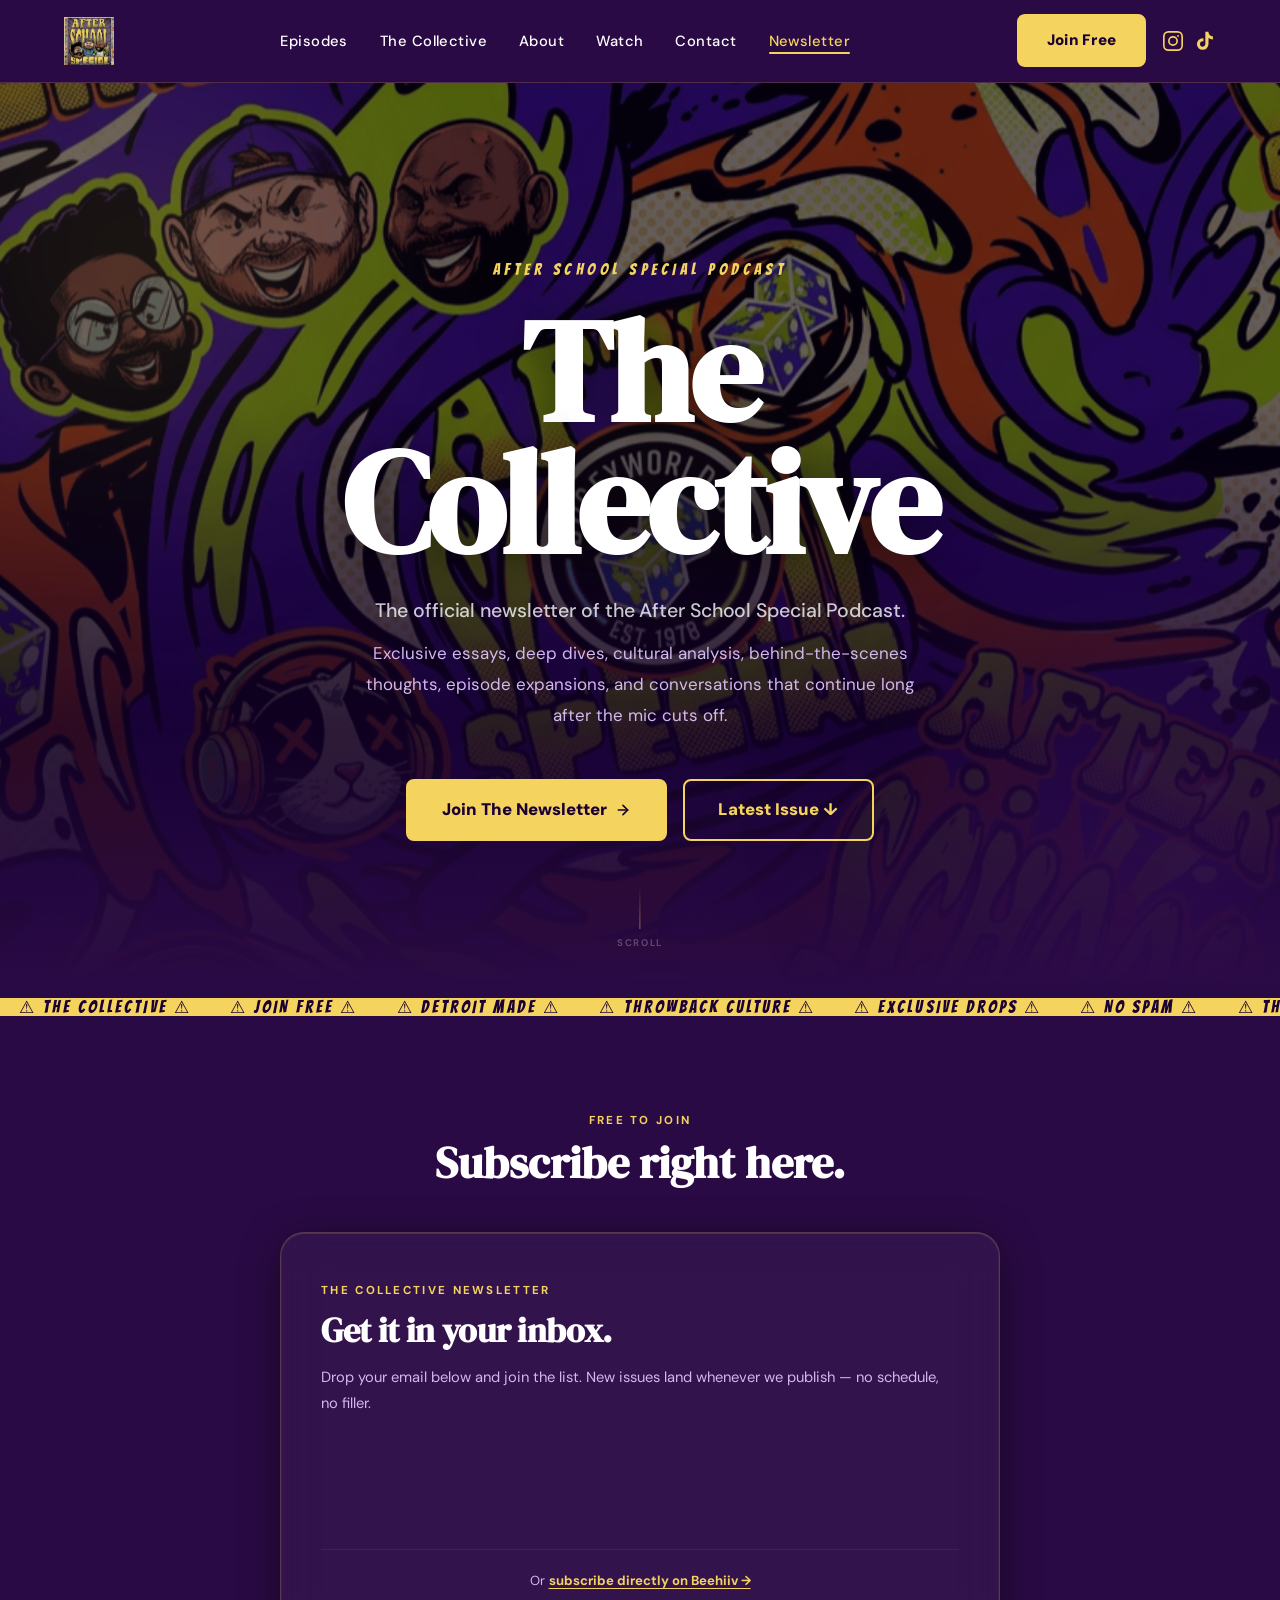
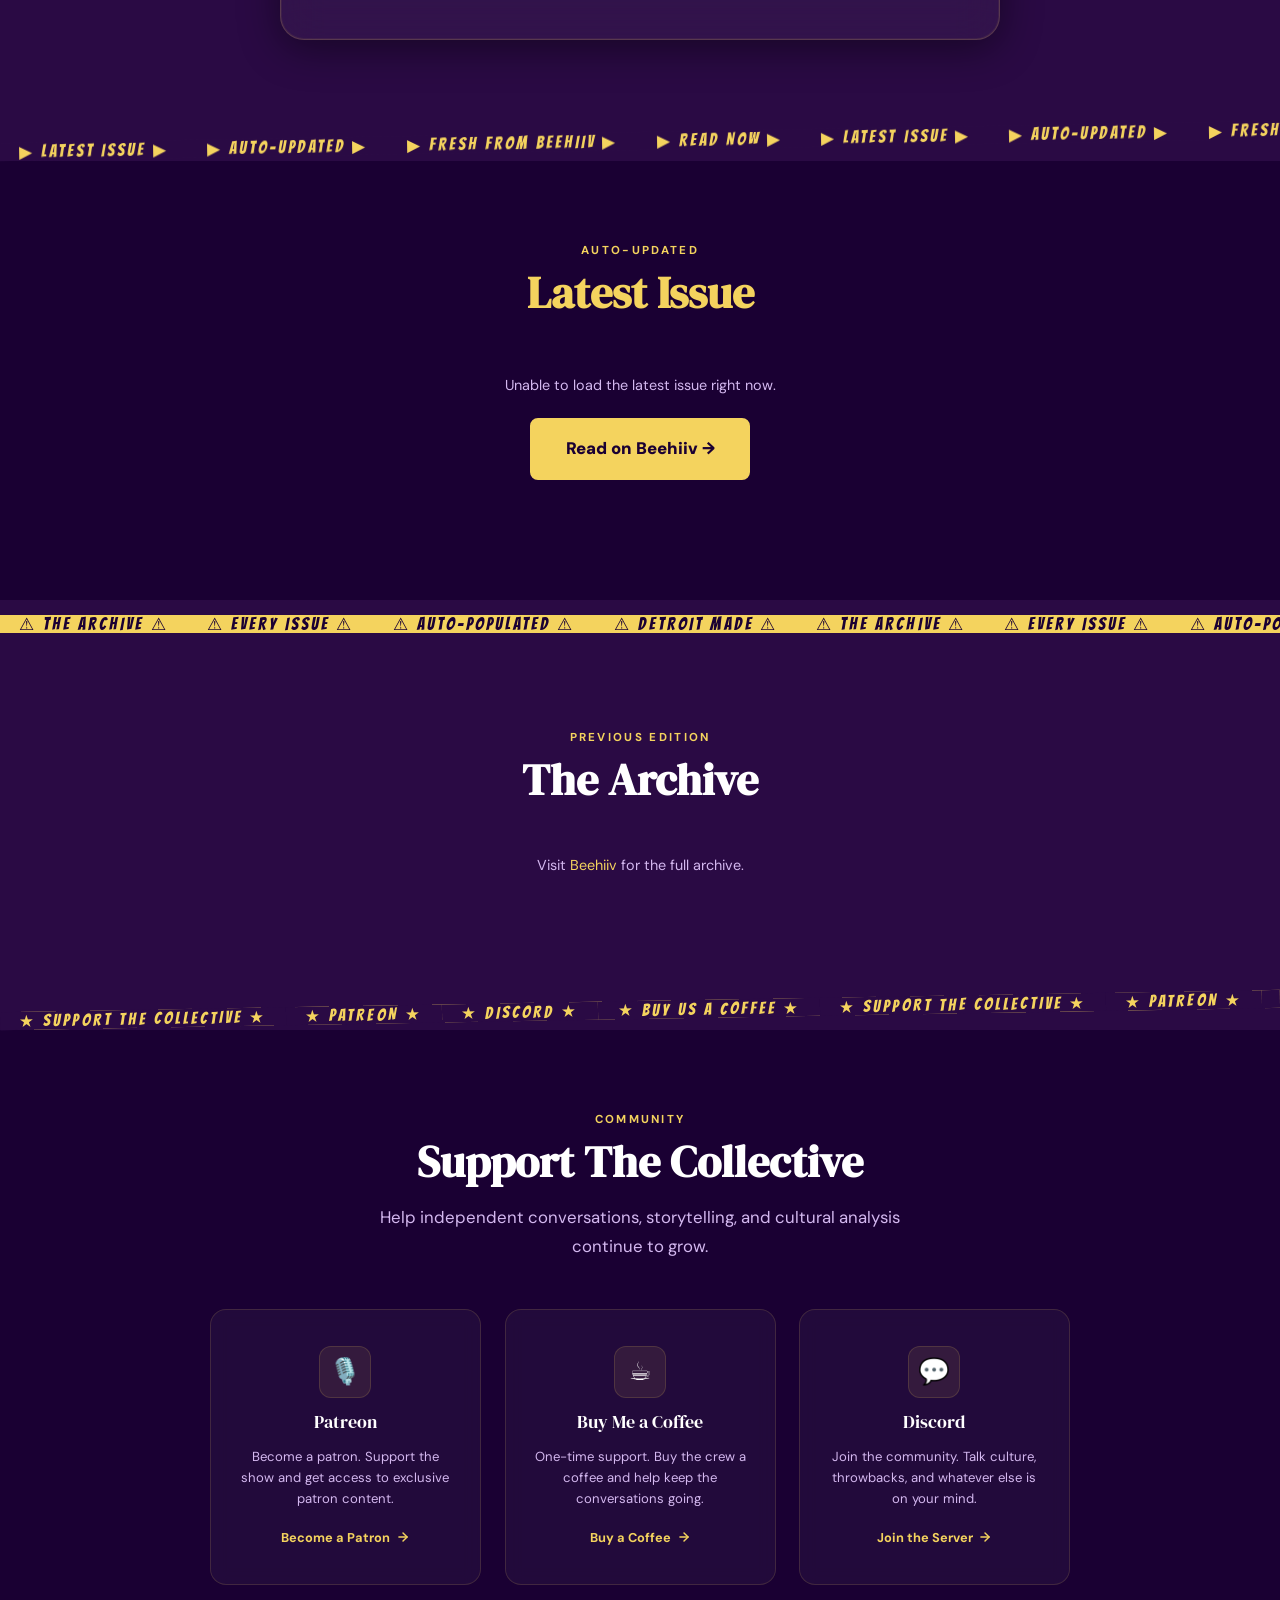
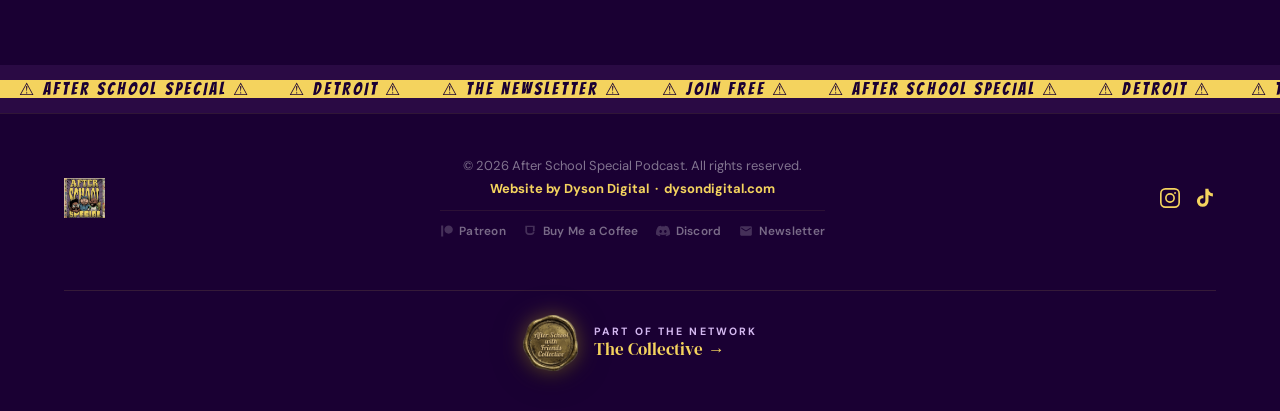
<file: newsletter.html>
<!DOCTYPE html>
<html lang="en">
<head>
  <!-- ── Google Analytics ── -->
  <script async src="https://www.googletagmanager.com/gtag/js?id=G-QT61DBW0RD"></script>
  <script>
    window.dataLayer = window.dataLayer || [];
    function gtag(){dataLayer.push(arguments);}
    gtag('js', new Date());
    gtag('config', 'G-QT61DBW0RD');
  </script>
  <!-- ── Microsoft Clarity ── -->
  <script type="text/javascript">
    (function(c,l,a,r,i,t,y){
        c[a]=c[a]||function(){(c[a].q=c[a].q||[]).push(arguments)};
        t=l.createElement(r);t.async=1;t.src="https://www.clarity.ms/tag/"+i;
        y=l.getElementsByTagName(r)[0];y.parentNode.insertBefore(t,y);
    })(window, document, "clarity", "script", "wgfy24dxlt");
  </script>

  <!-- ── Core Meta ── -->
  <meta charset="UTF-8">
  <meta name="viewport" content="width=device-width, initial-scale=1.0">
  <title>The Newsletter — After School Special Podcast</title>
  <meta name="description" content="The Collective — the official newsletter of the After School Special Podcast. Exclusive essays, deep dives, cultural analysis, behind-the-scenes thoughts, and episode expansions.">
  <link rel="canonical" href="https://afterschoolspecialpodcast.com/newsletter.html">

  <!-- ── Open Graph ── -->
  <meta property="og:title" content="The Newsletter — After School Special Podcast">
  <meta property="og:description" content="Exclusive essays, deep dives, cultural analysis, and conversations that continue long after the mic cuts off.">
  <meta property="og:image" content="https://afterschoolspecialpodcast.com/images/og-preview.jpg">
  <meta property="og:url" content="https://afterschoolspecialpodcast.com/newsletter.html">
  <meta property="og:type" content="website">

  <!-- ── Twitter Card ── -->
  <meta name="twitter:card" content="summary_large_image">
  <meta name="twitter:title" content="The Newsletter — After School Special Podcast">
  <meta name="twitter:description" content="Exclusive essays, deep dives, cultural analysis, and conversations that continue long after the mic cuts off.">
  <meta name="twitter:image" content="https://afterschoolspecialpodcast.com/images/og-preview.jpg">

  <!-- ── Favicon ── -->
  <link rel="icon" type="image/png" href="favicon.png">
  <link rel="apple-touch-icon" href="favicon.png">

  <!-- ── Theme Color ── -->
  <meta name="theme-color" content="#2a0a44">

  <!-- ── Stylesheet ── -->
  <link rel="stylesheet" href="style.css">

  <!-- ── Schema ── -->
  <script type="application/ld+json">
  {
    "@context": "https://schema.org",
    "@type": "PodcastSeries",
    "name": "After School Special Podcast",
    "description": "Detroit's premier throwback culture podcast hosted by Aaron, Double D, and Staffman.",
    "url": "https://afterschoolspecialpodcast.com",
    "image": "https://afterschoolspecialpodcast.com/images/og-preview.jpg",
    "author": [
      { "@type": "Person", "name": "Aaron" },
      { "@type": "Person", "name": "Double D" },
      { "@type": "Person", "name": "Staffman" }
    ]
  }
  </script>
</head>
<body>

  <!-- ══ NAVBAR ══ -->
  <header id="navbar" role="banner">
    <div class="container nav-inner">
      <a href="index.html" class="nav-logo" aria-label="After School Special Podcast — home">
        <img src="images/afterschoolspecialpodcastlogo.png" alt="After School Special Podcast logo" height="48" loading="lazy">
      </a>
      <nav aria-label="Main navigation">
        <ul class="nav-links">
          <li><a href="episodes.html">Episodes</a></li>
          <li><a href="collective.html">The Collective</a></li>
          <li><a href="about.html">About</a></li>
          <li><a href="watch.html">Watch</a></li>
          <li><a href="contact.html">Contact</a></li>
          <li><a href="newsletter.html" class="active">Newsletter</a></li>
        </ul>
      </nav>
      <div class="nav-right">
        <a href="https://afterschoolcollective.beehiiv.com/" target="_blank" rel="noopener noreferrer" class="btn-primary">Join Free</a>
        <div class="nav-icons" aria-label="Social media">
          <a href="https://www.instagram.com/afterschoolspecialpodcast/" target="_blank" rel="noopener noreferrer" aria-label="Instagram">
            <svg viewBox="0 0 24 24" fill="none" stroke="currentColor" stroke-width="1.8" stroke-linecap="round" stroke-linejoin="round" aria-hidden="true">
              <rect x="2" y="2" width="20" height="20" rx="5" ry="5"/>
              <circle cx="12" cy="12" r="4.5"/>
              <circle cx="17.5" cy="6.5" r="1" fill="currentColor" stroke="none"/>
            </svg>
          </a>
          <a href="https://www.tiktok.com/@afterschoolspecial3?_r=1&_t=ZP-95Q65GnrFPi" target="_blank" rel="noopener noreferrer" aria-label="TikTok">
            <svg viewBox="0 0 24 24" fill="currentColor" aria-hidden="true">
              <path d="M19.59 6.69a4.83 4.83 0 0 1-3.77-4.25V2h-3.45v13.67a2.89 2.89 0 0 1-2.88 2.5 2.89 2.89 0 0 1-2.89-2.89 2.89 2.89 0 0 1 2.89-2.89c.28 0 .54.04.79.1V9.01a6.33 6.33 0 0 0-.79-.05 6.34 6.34 0 0 0-6.34 6.34 6.34 6.34 0 0 0 6.34 6.34 6.34 6.34 0 0 0 6.33-6.34V8.72a8.2 8.2 0 0 0 4.78 1.52V6.79a4.85 4.85 0 0 1-1.01-.1z"/>
            </svg>
          </a>
        </div>
        <button class="hamburger" id="hamburgerBtn" type="button" aria-label="Open menu" aria-expanded="false" aria-controls="mobileMenu">
          <svg viewBox="0 0 24 24" fill="none" stroke="currentColor" stroke-width="2.5" stroke-linecap="round" aria-hidden="true">
            <line x1="3" y1="6" x2="21" y2="6"/>
            <line x1="3" y1="12" x2="21" y2="12"/>
            <line x1="3" y1="18" x2="21" y2="18"/>
          </svg>
        </button>
      </div>
    </div>
  </header>

  <!-- Mobile Menu -->
  <nav id="mobileMenu" class="mobile-menu" aria-label="Mobile navigation" aria-hidden="true">
    <button class="mobile-close" id="mobileClose" aria-label="Close menu">&#x2715;</button>
    <a href="episodes.html" class="mobile-link">Episodes</a>
    <a href="collective.html" class="mobile-link">The Collective</a>
    <a href="about.html" class="mobile-link">About</a>
    <a href="watch.html" class="mobile-link">Watch</a>
    <a href="contact.html" class="mobile-link">Contact</a>
    <a href="newsletter.html" class="mobile-link">Newsletter</a>
    <a href="https://afterschoolcollective.beehiiv.com/" target="_blank" rel="noopener noreferrer" class="btn-primary mobile-link">Join Free</a>
  </nav>


  <!-- ══════════════════════════════════════════════════════
       SECTION 1 — CINEMATIC HERO
       Full-viewport. Background: newsletterbackground.png
       Layers: image → dark overlay → gradient → glows → content
  ════════════════════════════════════════════════════════ -->
  <section class="nl-hero" aria-label="Newsletter hero — The Collective">

    <!-- Layer 0: Background image (GPU parallax via JS) -->
    <div class="nl-hero-img" id="nlHeroBg" role="img" aria-label="Newsletter background"></div>

    <!-- Layer 1: Dark translucent overlay -->
    <div class="nl-hero-overlay" aria-hidden="true"></div>

    <!-- Layer 2: Gradient — merges seamlessly into page below -->
    <div class="nl-hero-grad" aria-hidden="true"></div>

    <!-- Layer 3: Atmospheric animated glows -->
    <div class="nl-glow-1" aria-hidden="true"></div>
    <div class="nl-glow-2" aria-hidden="true"></div>
    <div class="nl-glow-3" aria-hidden="true"></div>

    <!-- Hero content -->
    <div class="nl-hero-content">
      <span class="nl-hero-eyebrow nl-reveal">After School Special Podcast</span>
      <h1 class="nl-hero-title nl-reveal nl-reveal--d1">The Collective</h1>
      <p class="nl-hero-sub nl-reveal nl-reveal--d2">The official newsletter of the After School Special Podcast.</p>
      <p class="nl-hero-body nl-reveal nl-reveal--d3">
        Exclusive essays, deep dives, cultural analysis, behind-the-scenes thoughts, episode expansions, and conversations that continue long after the mic cuts off.
      </p>
      <div class="nl-hero-ctas nl-reveal nl-reveal--d4">
        <a href="#nl-subscribe" class="nl-btn">
          Join The Newsletter
          <svg width="16" height="16" viewBox="0 0 24 24" fill="none" stroke="currentColor" stroke-width="2.5" stroke-linecap="round" stroke-linejoin="round" aria-hidden="true">
            <line x1="5" y1="12" x2="19" y2="12"/><polyline points="12 5 19 12 12 19"/>
          </svg>
        </a>
        <a href="#nl-latest" class="nl-btn nl-btn--outline">Latest Issue ↓</a>
      </div>
    </div>

    <!-- Scroll indicator -->
    <div class="nl-scroll-hint" aria-hidden="true">
      <div class="nl-scroll-line"></div>
      <span>scroll</span>
    </div>

  </section>


  <!-- CAUTION TAPE -->
  <div class="caution-tape caution-tape--ybk" role="presentation" aria-hidden="true">
    <div class="caution-tape-inner">
      <span>⚠ THE COLLECTIVE ⚠</span><span>⚠ JOIN FREE ⚠</span><span>⚠ DETROIT MADE ⚠</span><span>⚠ THROWBACK CULTURE ⚠</span><span>⚠ EXCLUSIVE DROPS ⚠</span><span>⚠ NO SPAM ⚠</span>
      <span>⚠ THE COLLECTIVE ⚠</span><span>⚠ JOIN FREE ⚠</span><span>⚠ DETROIT MADE ⚠</span><span>⚠ THROWBACK CULTURE ⚠</span><span>⚠ EXCLUSIVE DROPS ⚠</span><span>⚠ NO SPAM ⚠</span>
    </div>
  </div>


  <!-- ══════════════════════════════════════════════════════
       SECTION 2 — BEEHIIV INLINE SIGNUP
       Script-driven embed. Wrapper styled in style.css only.
       No inline styles. No iframe.
  ════════════════════════════════════════════════════════ -->
  <section class="nl-embed-section" aria-labelledby="nl-embed-heading" id="nl-subscribe">
    <div class="container">
      <div class="text-center">
        <span class="section-label nl-reveal">Free to join</span>
        <h2 class="section-heading nl-reveal nl-reveal--d1" id="nl-embed-heading">Subscribe right here.</h2>
      </div>

      <div class="nl-embed-card nl-reveal nl-reveal--d2">
        <span class="nl-embed-label">The Collective Newsletter</span>
        <h3 class="nl-embed-headline">Get it in your inbox.</h3>
        <p class="nl-embed-sub">
          Drop your email below and join the list. New issues land whenever we publish — no schedule, no filler.
        </p>

        <!-- Beehiiv script embed — form injected by loader.js -->
        <div class="nl-embed-form-wrap">
          <script async src="https://subscribe-forms.beehiiv.com/v3/loader.js" data-beehiiv-form="f3ea8dd4-c47c-479d-93d2-cd69a1bfd819"></script>
        </div>

        <p class="nl-embed-fallback-btn">
          Or <a href="https://afterschoolcollective.beehiiv.com/" target="_blank" rel="noopener noreferrer">subscribe directly on Beehiiv →</a>
        </p>
      </div>
    </div>
  </section>


  <!-- CAUTION TAPE -->
  <div class="caution-tape caution-tape--pgold" role="presentation" aria-hidden="true">
    <div class="caution-tape-inner">
      <span>▶ LATEST ISSUE ▶</span><span>▶ AUTO-UPDATED ▶</span><span>▶ FRESH FROM BEEHIIV ▶</span><span>▶ READ NOW ▶</span>
      <span>▶ LATEST ISSUE ▶</span><span>▶ AUTO-UPDATED ▶</span><span>▶ FRESH FROM BEEHIIV ▶</span><span>▶ READ NOW ▶</span>
    </div>
  </div>


  <!-- ══════════════════════════════════════════════════════
       SECTION 3 — LATEST ISSUE (RSS auto-updated)
       JS fetches https://rss.beehiiv.com/feeds/LnBbDXdfm1.xml
       Parses newest item → displays title, date, excerpt, CTA.
       Updates automatically every time a new issue is published.
  ════════════════════════════════════════════════════════ -->
  <section class="nl-latest-section" aria-labelledby="nl-latest-heading" id="nl-latest">
    <div class="container">
      <div class="text-center">
        <span class="section-label nl-reveal">Auto-Updated</span>
        <h2 class="section-heading nl-reveal nl-reveal--d1" id="nl-latest-heading">Latest Issue</h2>
      </div>

      <!-- JS populates this container -->
      <div id="nlLatestContainer" aria-live="polite" aria-atomic="true">
        <div class="nl-latest-loading" aria-label="Loading latest issue">
          <p>Loading latest issue&hellip;</p>
        </div>
      </div>
    </div>
  </section>


  <!-- CAUTION TAPE -->
  <div class="caution-tape caution-tape--ybk" role="presentation" aria-hidden="true">
    <div class="caution-tape-inner">
      <span>⚠ THE ARCHIVE ⚠</span><span>⚠ EVERY ISSUE ⚠</span><span>⚠ AUTO-POPULATED ⚠</span><span>⚠ DETROIT MADE ⚠</span>
      <span>⚠ THE ARCHIVE ⚠</span><span>⚠ EVERY ISSUE ⚠</span><span>⚠ AUTO-POPULATED ⚠</span><span>⚠ DETROIT MADE ⚠</span>
    </div>
  </div>


  <!-- ══════════════════════════════════════════════════════
       SECTION 4 — ARCHIVE (RSS auto-populated)
       Same RSS feed. Skips newest item (shown above).
       Shows up to 9 older issues in a responsive grid.
  ════════════════════════════════════════════════════════ -->
  <section class="nl-archive-section" aria-labelledby="nl-archive-heading">
    <div class="container">
      <div class="text-center">
        <span class="section-label nl-reveal">Previous Edition</span>
        <h2 class="section-heading nl-reveal nl-reveal--d1" id="nl-archive-heading">The Archive</h2>
      </div>

      <!-- JS populates this container -->
      <div id="nlArchiveContainer" aria-live="polite" aria-atomic="true">
        <div class="nl-archive-loading" aria-label="Loading archive">
          <p>Loading archive&hellip;</p>
        </div>
      </div>
    </div>
  </section>


  <!-- CAUTION TAPE -->
  <div class="caution-tape caution-tape--pgold" role="presentation" aria-hidden="true">
    <div class="caution-tape-inner">
      <span>★ SUPPORT THE COLLECTIVE ★</span><span>★ PATREON ★</span><span>★ DISCORD ★</span><span>★ BUY US A COFFEE ★</span>
      <span>★ SUPPORT THE COLLECTIVE ★</span><span>★ PATREON ★</span><span>★ DISCORD ★</span><span>★ BUY US A COFFEE ★</span>
    </div>
  </div>


  <!-- ══════════════════════════════════════════════════════
       SECTION 5 — SUPPORT
  ════════════════════════════════════════════════════════ -->
  <section class="nl-support-section" aria-labelledby="nl-support-heading">
    <div class="container">
      <span class="section-label nl-reveal">Community</span>
      <h2 class="section-heading nl-reveal nl-reveal--d1" id="nl-support-heading">Support The Collective</h2>
      <p class="nl-support-sub nl-reveal nl-reveal--d2">
        Help independent conversations, storytelling, and cultural analysis continue to grow.
      </p>

      <div class="nl-support-grid">

        <a href="https://patreon.com/AfterSchoolSpecialPodcast?utm_medium=unknown&utm_source=join_link&utm_campaign=creatorshare_creator&utm_content=copyLink"
           target="_blank" rel="noopener noreferrer"
           class="nl-support-card nl-reveal"
           aria-label="Support on Patreon">
          <div class="nl-support-icon" aria-hidden="true">🎙️</div>
          <span class="nl-support-name">Patreon</span>
          <p class="nl-support-desc">Become a patron. Support the show and get access to exclusive patron content.</p>
          <span class="nl-support-action">
            Become a Patron
            <svg width="14" height="14" viewBox="0 0 24 24" fill="none" stroke="currentColor" stroke-width="2.5" stroke-linecap="round" stroke-linejoin="round" aria-hidden="true">
              <line x1="5" y1="12" x2="19" y2="12"/><polyline points="12 5 19 12 12 19"/>
            </svg>
          </span>
        </a>

        <a href="https://buymeacoffee.com/afterschoolspe3"
           target="_blank" rel="noopener noreferrer"
           class="nl-support-card nl-reveal nl-reveal--d1"
           aria-label="Buy us a coffee">
          <div class="nl-support-icon" aria-hidden="true">☕</div>
          <span class="nl-support-name">Buy Me a Coffee</span>
          <p class="nl-support-desc">One-time support. Buy the crew a coffee and help keep the conversations going.</p>
          <span class="nl-support-action">
            Buy a Coffee
            <svg width="14" height="14" viewBox="0 0 24 24" fill="none" stroke="currentColor" stroke-width="2.5" stroke-linecap="round" stroke-linejoin="round" aria-hidden="true">
              <line x1="5" y1="12" x2="19" y2="12"/><polyline points="12 5 19 12 12 19"/>
            </svg>
          </span>
        </a>

        <a href="https://discord.gg/FqR2VqHaZ"
           target="_blank" rel="noopener noreferrer"
           class="nl-support-card nl-reveal nl-reveal--d2"
           aria-label="Join our Discord community">
          <div class="nl-support-icon" aria-hidden="true">💬</div>
          <span class="nl-support-name">Discord</span>
          <p class="nl-support-desc">Join the community. Talk culture, throwbacks, and whatever else is on your mind.</p>
          <span class="nl-support-action">
            Join the Server
            <svg width="14" height="14" viewBox="0 0 24 24" fill="none" stroke="currentColor" stroke-width="2.5" stroke-linecap="round" stroke-linejoin="round" aria-hidden="true">
              <line x1="5" y1="12" x2="19" y2="12"/><polyline points="12 5 19 12 12 19"/>
            </svg>
          </span>
        </a>

      </div>
    </div>
  </section>


  <!-- CAUTION TAPE -->
  <div class="caution-tape caution-tape--ybk" role="presentation" aria-hidden="true">
    <div class="caution-tape-inner">
      <span>⚠ AFTER SCHOOL SPECIAL ⚠</span><span>⚠ DETROIT ⚠</span><span>⚠ THE NEWSLETTER ⚠</span><span>⚠ JOIN FREE ⚠</span>
      <span>⚠ AFTER SCHOOL SPECIAL ⚠</span><span>⚠ DETROIT ⚠</span><span>⚠ THE NEWSLETTER ⚠</span><span>⚠ JOIN FREE ⚠</span>
    </div>
  </div>


  <!-- ══ FOOTER ══ -->
  <footer role="contentinfo">
    <div class="container footer-inner">
      <a href="index.html" class="footer-logo" aria-label="After School Special Podcast home">
        <img src="images/afterschoolspecialpodcastlogo.png" alt="After School Special Podcast" height="40" loading="lazy">
      </a>
      <div class="footer-center">
        <p>&copy; 2026 After School Special Podcast. All rights reserved.</p>
        <p class="footer-credit">Website by <a href="https://dysondigital.com" target="_blank" rel="noopener noreferrer">Dyson Digital</a> &nbsp;&middot;&nbsp; dysondigital.com</p>
        <div class="footer-support-links">
          <a href="https://patreon.com/AfterSchoolSpecialPodcast?utm_medium=unknown&utm_source=join_link&utm_campaign=creatorshare_creator&utm_content=copyLink" target="_blank" rel="noopener noreferrer" class="footer-support-link" aria-label="Support on Patreon">
            <svg width="14" height="14" viewBox="0 0 24 24" fill="currentColor" aria-hidden="true"><path d="M14.82 2.41C18.78 2.41 22 5.65 22 9.62c0 3.96-3.22 7.18-7.18 7.18-3.96 0-7.18-3.22-7.18-7.18 0-3.97 3.22-7.21 7.18-7.21zM2 21.6h3.5V2.41H2V21.6z"/></svg>
            Patreon
          </a>
          <a href="https://buymeacoffee.com/afterschoolspe3" target="_blank" rel="noopener noreferrer" class="footer-support-link" aria-label="Buy us a coffee">
            <svg width="14" height="14" viewBox="0 0 24 24" fill="currentColor" aria-hidden="true"><path d="M20 3H4v10c0 3.31 2.69 6 6 6h4c3.31 0 6-2.69 6-6V3zM7 13V5h10v8c0 1.66-1.34 3-3 3h-4c-1.66 0-3-1.34-3-3zm12 1h-1v-2h1c.55 0 1 .45 1 1s-.45 1-1 1z"/></svg>
            Buy Me a Coffee
          </a>
          <a href="https://discord.gg/FqR2VqHaZ" target="_blank" rel="noopener noreferrer" class="footer-support-link" aria-label="Join our Discord">
            <svg width="14" height="14" viewBox="0 0 24 24" fill="currentColor" aria-hidden="true"><path d="M20.317 4.37a19.791 19.791 0 0 0-4.885-1.515.074.074 0 0 0-.079.037c-.21.375-.444.864-.608 1.25a18.27 18.27 0 0 0-5.487 0 12.64 12.64 0 0 0-.617-1.25.077.077 0 0 0-.079-.037A19.736 19.736 0 0 0 3.677 4.37a.07.07 0 0 0-.032.027C.533 9.046-.32 13.58.099 18.057a.082.082 0 0 0 .031.057 19.9 19.9 0 0 0 5.993 3.03.078.078 0 0 0 .084-.028c.462-.63.874-1.295 1.226-1.994a.076.076 0 0 0-.041-.106 13.107 13.107 0 0 1-1.872-.892.077.077 0 0 1-.008-.128 10.2 10.2 0 0 0 .372-.292.074.074 0 0 1 .077-.01c3.928 1.793 8.18 1.793 12.062 0a.074.074 0 0 1 .078.01c.12.098.246.198.373.292a.077.077 0 0 1-.006.127 12.299 12.299 0 0 1-1.873.892.077.077 0 0 0-.041.107c.36.698.772 1.362 1.225 1.993a.076.076 0 0 0 .084.028 19.839 19.839 0 0 0 6.002-3.03.077.077 0 0 0 .032-.054c.5-5.177-.838-9.674-3.549-13.66a.061.061 0 0 0-.031-.03zM8.02 15.33c-1.183 0-2.157-1.085-2.157-2.419 0-1.333.956-2.419 2.157-2.419 1.21 0 2.176 1.096 2.157 2.42 0 1.333-.956 2.418-2.157 2.418zm7.975 0c-1.183 0-2.157-1.085-2.157-2.419 0-1.333.955-2.419 2.157-2.419 1.21 0 2.176 1.096 2.157 2.42 0 1.333-.946 2.418-2.157 2.418z"/></svg>
            Discord
          </a>
          <a href="newsletter.html" class="footer-support-link" aria-label="Newsletter">
            <svg width="14" height="14" viewBox="0 0 24 24" fill="currentColor" aria-hidden="true"><path d="M20 4H4c-1.1 0-2 .9-2 2v12c0 1.1.9 2 2 2h16c1.1 0 2-.9 2-2V6c0-1.1-.9-2-2-2zm0 4l-8 5-8-5V6l8 5 8-5v2z"/></svg>
            Newsletter
          </a>
        </div>
      </div>
      <div class="footer-right" aria-label="Social links">
        <a href="https://www.instagram.com/afterschoolspecialpodcast/" target="_blank" rel="noopener noreferrer" aria-label="Instagram">
          <svg viewBox="0 0 24 24" fill="none" stroke="currentColor" stroke-width="1.8" stroke-linecap="round" stroke-linejoin="round" aria-hidden="true">
            <rect x="2" y="2" width="20" height="20" rx="5" ry="5"/>
            <circle cx="12" cy="12" r="4.5"/>
            <circle cx="17.5" cy="6.5" r="1" fill="currentColor" stroke="none"/>
          </svg>
        </a>
        <a href="https://www.tiktok.com/@afterschoolspecial3?_r=1&_t=ZP-95Q65GnrFPi" target="_blank" rel="noopener noreferrer" aria-label="TikTok">
          <svg viewBox="0 0 24 24" fill="currentColor" aria-hidden="true">
            <path d="M19.59 6.69a4.83 4.83 0 0 1-3.77-4.25V2h-3.45v13.67a2.89 2.89 0 0 1-2.88 2.5 2.89 2.89 0 0 1-2.89-2.89 2.89 2.89 0 0 1 2.89-2.89c.28 0 .54.04.79.1V9.01a6.33 6.33 0 0 0-.79-.05 6.34 6.34 0 0 0-6.34 6.34 6.34 6.34 0 0 0 6.34 6.34 6.34 6.34 0 0 0 6.33-6.34V8.72a8.2 8.2 0 0 0 4.78 1.52V6.79a4.85 4.85 0 0 1-1.01-.1z"/>
          </svg>
        </a>
      </div>
      <div class="footer-collective">
        <a href="collective.html" aria-label="The Collective">
          <img src="images/collective-stamp.png" alt="" class="footer-collective-stamp" loading="lazy">
        </a>
        <div class="footer-collective-text">
          <span class="footer-collective-eyebrow">Part of the Network</span>
          <a href="collective.html" class="footer-collective-link">The Collective <span class="fc-arrow" aria-hidden="true">→</span></a>
        </div>
      </div>
    </div>
  </footer>


  <!-- ══════════════════════════════════════════════════════
       SCRIPTS
       1. Hamburger — exact same pattern as all existing pages
       2. Scroll reveal — IntersectionObserver, no layout thrash
       3. Parallax hero — RAF, GPU-only translate3d
       4. Lazy background image load — no CLS
       5. RSS feed — fetch latest + archive from Beehiiv
  ════════════════════════════════════════════════════════ -->
  <script>
    (function () {
      'use strict';

      /* ════════════════════════════════════════════
         1. HAMBURGER — matches existing site pattern exactly
      ════════════════════════════════════════════ */
      var hamburgerBtn = document.getElementById('hamburgerBtn');
      var mobileMenu   = document.getElementById('mobileMenu');
      var mobileClose  = document.getElementById('mobileClose');
      var navbar       = document.getElementById('navbar');

      if (hamburgerBtn && mobileMenu) {
        function isOpen() { return mobileMenu.classList.contains('open'); }
        function setMenuOpen(shouldBeOpen) {
          var open = mobileMenu.classList.toggle('open', shouldBeOpen);
          document.body.classList.toggle('menu-open', open);
          mobileMenu.setAttribute('aria-hidden', open ? 'false' : 'true');
          hamburgerBtn.setAttribute('aria-expanded', open ? 'true' : 'false');
          hamburgerBtn.setAttribute('aria-label', open ? 'Close menu' : 'Open menu');
          if (navbar) navbar.style.zIndex = open ? '1300' : '';
        }
        function closeMenu() { setMenuOpen(false); }

        hamburgerBtn.addEventListener('click', function (e) {
          e.preventDefault();
          e.stopPropagation();
          setMenuOpen(!isOpen());
        });
        if (mobileClose) {
          mobileClose.addEventListener('click', function (e) {
            e.preventDefault();
            e.stopPropagation();
            closeMenu();
          });
        }
        mobileMenu.addEventListener('click', function (e) {
          var anchor = e.target && e.target.closest && e.target.closest('a');
          if (anchor && mobileMenu.contains(anchor)) closeMenu();
        });
        document.addEventListener('keydown', function (e) {
          if ((e.key === 'Escape' || e.key === 'Esc') && isOpen()) closeMenu();
        });
        window.addEventListener('hashchange', closeMenu);
        window.addEventListener('resize', function () {
          if (window.innerWidth > 767 && isOpen()) closeMenu();
        });
        window.addEventListener('pageshow', closeMenu);
      }

      /* ════════════════════════════════════════════
         2. SCROLL REVEAL — IntersectionObserver
         No scroll listeners. GPU-only opacity+transform.
      ════════════════════════════════════════════ */
      var prefersReduced = window.matchMedia('(prefers-reduced-motion: reduce)').matches;
      var revealEls = document.querySelectorAll('.nl-reveal');

      if (revealEls.length) {
        if (prefersReduced) {
          revealEls.forEach(function (el) { el.classList.add('nl-revealed'); });
        } else {
          var revealObs = new IntersectionObserver(function (entries) {
            entries.forEach(function (entry) {
              if (entry.isIntersecting) {
                entry.target.classList.add('nl-revealed');
                revealObs.unobserve(entry.target);
              }
            });
          }, { threshold: 0.1, rootMargin: '0px 0px -40px 0px' });
          revealEls.forEach(function (el) { revealObs.observe(el); });
        }
      }

      /* ════════════════════════════════════════════
         3. PARALLAX HERO — RAF, compositor-only
         Moves only .nl-hero-img via translate3d.
         No repaints. No layout thrash. Capped offset.
      ════════════════════════════════════════════ */
      var parallaxEl = document.getElementById('nlHeroBg');
      if (parallaxEl && !prefersReduced) {
        var FACTOR  = 0.25;
        var MAX_PX  = 80;
        var ticking = false;

        function applyParallax() {
          var scrollY = window.pageYOffset;
          var heroEl  = parallaxEl.closest('.nl-hero');
          if (heroEl) {
            var rect = heroEl.getBoundingClientRect();
            if (rect.bottom < 0 || rect.top > window.innerHeight) {
              ticking = false;
              return;
            }
          }
          var offset = Math.min(scrollY * FACTOR, MAX_PX);
          parallaxEl.style.transform = 'translate3d(0,' + offset + 'px,0)';
          ticking = false;
        }

        window.addEventListener('scroll', function () {
          if (!ticking) {
            window.requestAnimationFrame(applyParallax);
            ticking = true;
          }
        }, { passive: true });

        applyParallax();
      }

      /* ════════════════════════════════════════════
         4. LAZY BACKGROUND LOAD — no CLS
         Image() preloader fires onload → fade in.
      ════════════════════════════════════════════ */
      if (parallaxEl) {
        var bgImg = new window.Image();
        bgImg.onload = function () { parallaxEl.classList.add('nl-img-loaded'); };
        bgImg.onerror = function () {
          parallaxEl.style.background = 'var(--bg-deeper)';
          parallaxEl.classList.add('nl-img-loaded');
        };
        bgImg.src = 'images/newsletterbackground.png';
      }

      /* ════════════════════════════════════════════
         5. RSS FEED — Beehiiv auto-update (optimized)
         Fetches https://rss.beehiiv.com/feeds/LnBbDXdfm1.xml
         Order: session cache (instant) → direct fetch (fast) →
         CORS proxy fallback (timeout-guarded, never hangs).
         Latest issue → #nlLatestContainer
         Previous issue only → #nlArchiveContainer
         Updates automatically with each new publish.
      ════════════════════════════════════════════ */
      var RSS_URL    = 'https://rss.beehiiv.com/feeds/LnBbDXdfm1.xml';
      var PROXY_URL  = 'https://api.allorigins.win/raw?url=' + encodeURIComponent(RSS_URL);
      var MAX_ARCHIVE = 1; /* latest issue + previous edition only */
      var CACHE_KEY    = 'assp_newsletter_rss_v1';
      var CACHE_TTL_MS = 15 * 60 * 1000; /* 15 minutes — keeps feed fresh, avoids refetching every visit */

      function formatDate(dateStr) {
        try {
          var d = new Date(dateStr);
          return d.toLocaleDateString('en-US', { year: 'numeric', month: 'long', day: 'numeric' });
        } catch (e) { return dateStr; }
      }

      function stripHTML(html) {
        var tmp = document.createElement('div');
        tmp.innerHTML = html || '';
        return (tmp.textContent || tmp.innerText || '').trim();
      }

      function truncate(text, maxLen) {
        if (!text || text.length <= maxLen) return text;
        return text.slice(0, maxLen).replace(/\s+\S*$/, '') + '…';
      }

      function getImageFromItem(item) {
        /* Try media:content, enclosure, then og image in content */
        var media = item.querySelector('content') ||
                    item.querySelector('enclosure') ||
                    item.querySelector('thumbnail');
        if (media) {
          return media.getAttribute('url') || media.getAttribute('src') || null;
        }
        /* Fallback: look for <img> in encoded content */
        var encoded = item.querySelector('encoded');
        if (encoded) {
          var m = encoded.textContent.match(/<img[^>]+src=["']([^"']+)["']/i);
          if (m) return m[1];
        }
        return null;
      }

      function buildLatestCard(item) {
        var title   = item.querySelector('title')       ? item.querySelector('title').textContent.trim()       : 'Latest Issue';
        var link    = item.querySelector('link')        ? item.querySelector('link').textContent.trim()        : 'https://afterschoolcollective.beehiiv.com/';
        var pubDate = item.querySelector('pubDate')     ? item.querySelector('pubDate').textContent.trim()     : '';
        var desc    = item.querySelector('description') ? item.querySelector('description').textContent.trim() : '';
        var imgSrc  = getImageFromItem(item);

        var excerpt = truncate(stripHTML(desc), 280);
        var dateStr = formatDate(pubDate);

        var imgHTML = imgSrc
          ? '<img src="' + imgSrc + '" alt="" class="nl-latest-img" loading="lazy">'
          : '';

        return '<div class="nl-latest-card nl-reveal">' +
               imgHTML +
               '<div class="nl-latest-body">' +
               '<span class="nl-latest-date">' + dateStr + '</span>' +
               '<h3 class="nl-latest-title">' + title + '</h3>' +
               '<p class="nl-latest-excerpt">' + excerpt + '</p>' +
               '<a href="' + link + '" target="_blank" rel="noopener noreferrer" class="nl-btn">' +
               'Read Full Issue' +
               '<svg width="16" height="16" viewBox="0 0 24 24" fill="none" stroke="currentColor" stroke-width="2.5" stroke-linecap="round" stroke-linejoin="round" aria-hidden="true"><line x1="5" y1="12" x2="19" y2="12"/><polyline points="12 5 19 12 12 19"/></svg>' +
               '</a>' +
               '</div></div>';
      }

      function buildArchiveCard(item) {
        var title   = item.querySelector('title')       ? item.querySelector('title').textContent.trim()       : 'Issue';
        var link    = item.querySelector('link')        ? item.querySelector('link').textContent.trim()        : 'https://afterschoolcollective.beehiiv.com/';
        var pubDate = item.querySelector('pubDate')     ? item.querySelector('pubDate').textContent.trim()     : '';
        var desc    = item.querySelector('description') ? item.querySelector('description').textContent.trim() : '';

        var excerpt = truncate(stripHTML(desc), 160);
        var dateStr = formatDate(pubDate);

        return '<div class="nl-archive-card nl-reveal">' +
               '<span class="nl-archive-date">' + dateStr + '</span>' +
               '<h3 class="nl-archive-title">' + title + '</h3>' +
               '<p class="nl-archive-excerpt">' + excerpt + '</p>' +
               '<a href="' + link + '" target="_blank" rel="noopener noreferrer" class="nl-archive-link">' +
               'Read Issue' +
               '<svg width="14" height="14" viewBox="0 0 24 24" fill="none" stroke="currentColor" stroke-width="2.5" stroke-linecap="round" stroke-linejoin="round" aria-hidden="true"><line x1="5" y1="12" x2="19" y2="12"/><polyline points="12 5 19 12 12 19"/></svg>' +
               '</a>' +
               '</div>';
      }

      function renderRSS(xmlDoc) {
        var items   = Array.from(xmlDoc.querySelectorAll('item'));
        var latestEl = document.getElementById('nlLatestContainer');
        var archiveEl = document.getElementById('nlArchiveContainer');

        if (!items.length) {
          if (latestEl)  latestEl.innerHTML  = '<div class="nl-latest-error"><p>No issues found yet.</p><a href="https://afterschoolcollective.beehiiv.com/" target="_blank" rel="noopener noreferrer" class="nl-btn">Visit Beehiiv →</a></div>';
          if (archiveEl) archiveEl.innerHTML = '<div class="nl-archive-loading"><p>No archive yet.</p></div>';
          return;
        }

        /* Latest = items[0] */
        if (latestEl) {
          latestEl.innerHTML = buildLatestCard(items[0]);
        }

        /* Archive = items[1..MAX_ARCHIVE] */
        if (archiveEl) {
          var archiveItems = items.slice(1, MAX_ARCHIVE + 1);
          if (archiveItems.length === 0) {
            archiveEl.innerHTML = '<div class="nl-archive-loading"><p>More issues coming soon.</p></div>';
          } else {
            archiveEl.innerHTML = '<div class="nl-archive-grid">' +
              archiveItems.map(buildArchiveCard).join('') +
              '</div>';
          }
        }

        /* Re-observe newly inserted reveal elements */
        if (!prefersReduced && typeof revealObs !== 'undefined') {
          document.querySelectorAll('.nl-reveal:not(.nl-revealed)').forEach(function (el) {
            revealObs.observe(el);
          });
        } else {
          document.querySelectorAll('.nl-reveal').forEach(function (el) {
            el.classList.add('nl-revealed');
          });
        }
      }

      function handleRSSError() {
        var latestEl  = document.getElementById('nlLatestContainer');
        var archiveEl = document.getElementById('nlArchiveContainer');
        var fallback  = '<div class="nl-latest-error">' +
                        '<p>Unable to load the latest issue right now.</p>' +
                        '<a href="https://afterschoolcollective.beehiiv.com/" target="_blank" rel="noopener noreferrer" class="nl-btn">Read on Beehiiv →</a>' +
                        '</div>';
        if (latestEl)  latestEl.innerHTML  = fallback;
        if (archiveEl) archiveEl.innerHTML = '<div class="nl-archive-loading"><p>Visit <a href="https://afterschoolcollective.beehiiv.com/" target="_blank" rel="noopener noreferrer" class="nl-archive-accent-link">Beehiiv</a> for the full archive.</p></div>';
      }

      /* ── Performance helpers ── */
      function fetchWithTimeout(url, ms) {
        return Promise.race([
          fetch(url),
          new Promise(function (_, reject) {
            setTimeout(function () { reject(new Error('timeout')); }, ms);
          })
        ]);
      }

      function getCachedFeed() {
        try {
          var raw = sessionStorage.getItem(CACHE_KEY);
          if (!raw) return null;
          var parsed = JSON.parse(raw);
          if (!parsed || (Date.now() - parsed.t) > CACHE_TTL_MS) return null;
          return parsed.xml;
        } catch (e) { return null; }
      }

      function setCachedFeed(xmlText) {
        try {
          sessionStorage.setItem(CACHE_KEY, JSON.stringify({ t: Date.now(), xml: xmlText }));
        } catch (e) { /* storage unavailable — fail silently, not critical */ }
      }

      function parseAndRender(xmlText) {
        var parser = new DOMParser();
        var xmlDoc = parser.parseFromString(xmlText, 'text/xml');
        if (xmlDoc.querySelector('parsererror')) throw new Error('XML parse error');
        return xmlDoc;
      }

      /* ── Load sequence: cache → direct fetch (fast) → proxy fallback (timeout-guarded) ── */
      function loadRSS() {
        /* 1. Instant render from session cache if fresh — zero network wait */
        var cached = getCachedFeed();
        if (cached) {
          try {
            renderRSS(parseAndRender(cached));
            return;
          } catch (e) { /* cache corrupted — fall through to network */ }
        }

        /* 2. Try direct fetch first — fails fast if CORS blocked, succeeds fast if allowed */
        fetchWithTimeout(RSS_URL, 5000)
          .then(function (res) {
            if (!res.ok) throw new Error('bad status');
            return res.text();
          })
          .then(function (text) {
            var xmlDoc = parseAndRender(text);
            setCachedFeed(text);
            renderRSS(xmlDoc);
          })
          .catch(function () {
            /* 3. Fall back to CORS proxy, time-boxed so a slow proxy never hangs the page */
            fetchWithTimeout(PROXY_URL, 7000)
              .then(function (res) {
                if (!res.ok) throw new Error('bad status');
                return res.text();
              })
              .then(function (text) {
                var xmlDoc = parseAndRender(text);
                setCachedFeed(text);
                renderRSS(xmlDoc);
              })
              .catch(handleRSSError);
          });
      }

      loadRSS();

    })();
  </script>
</body>
</html>
</file>
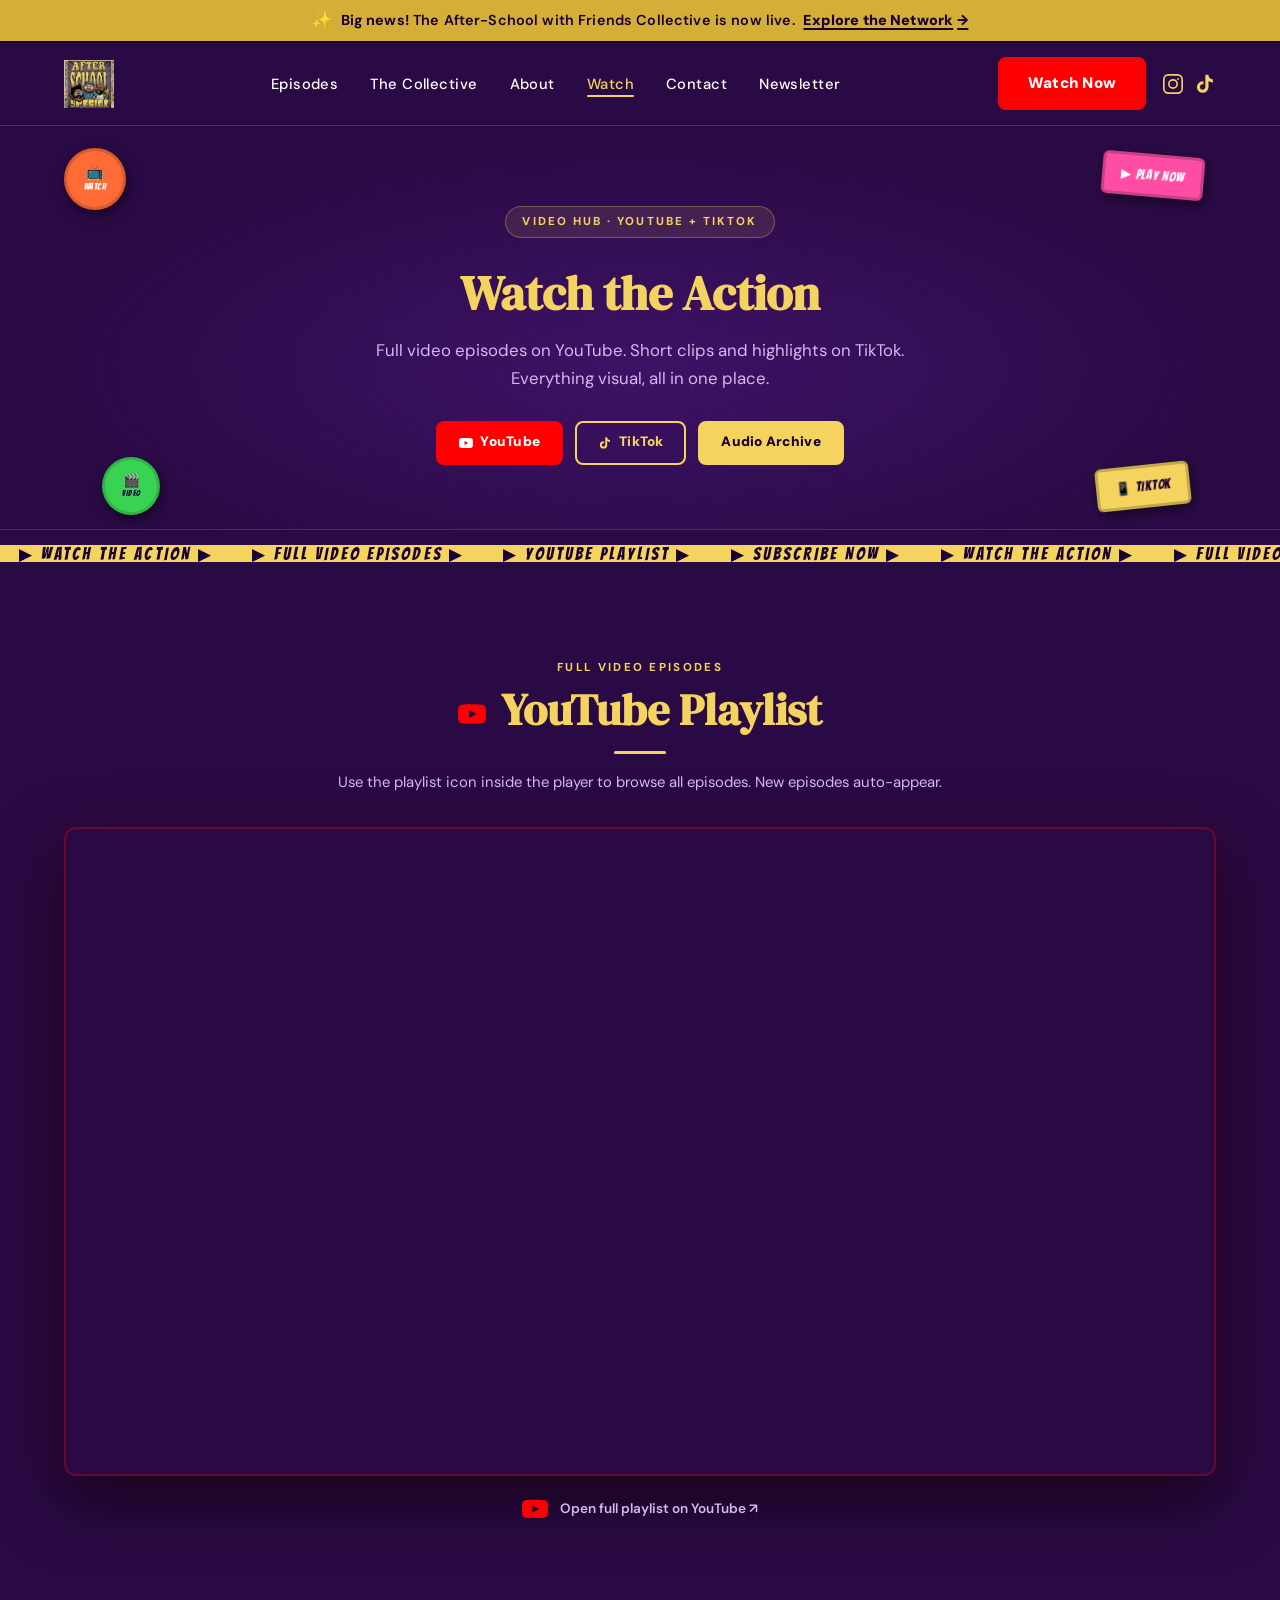
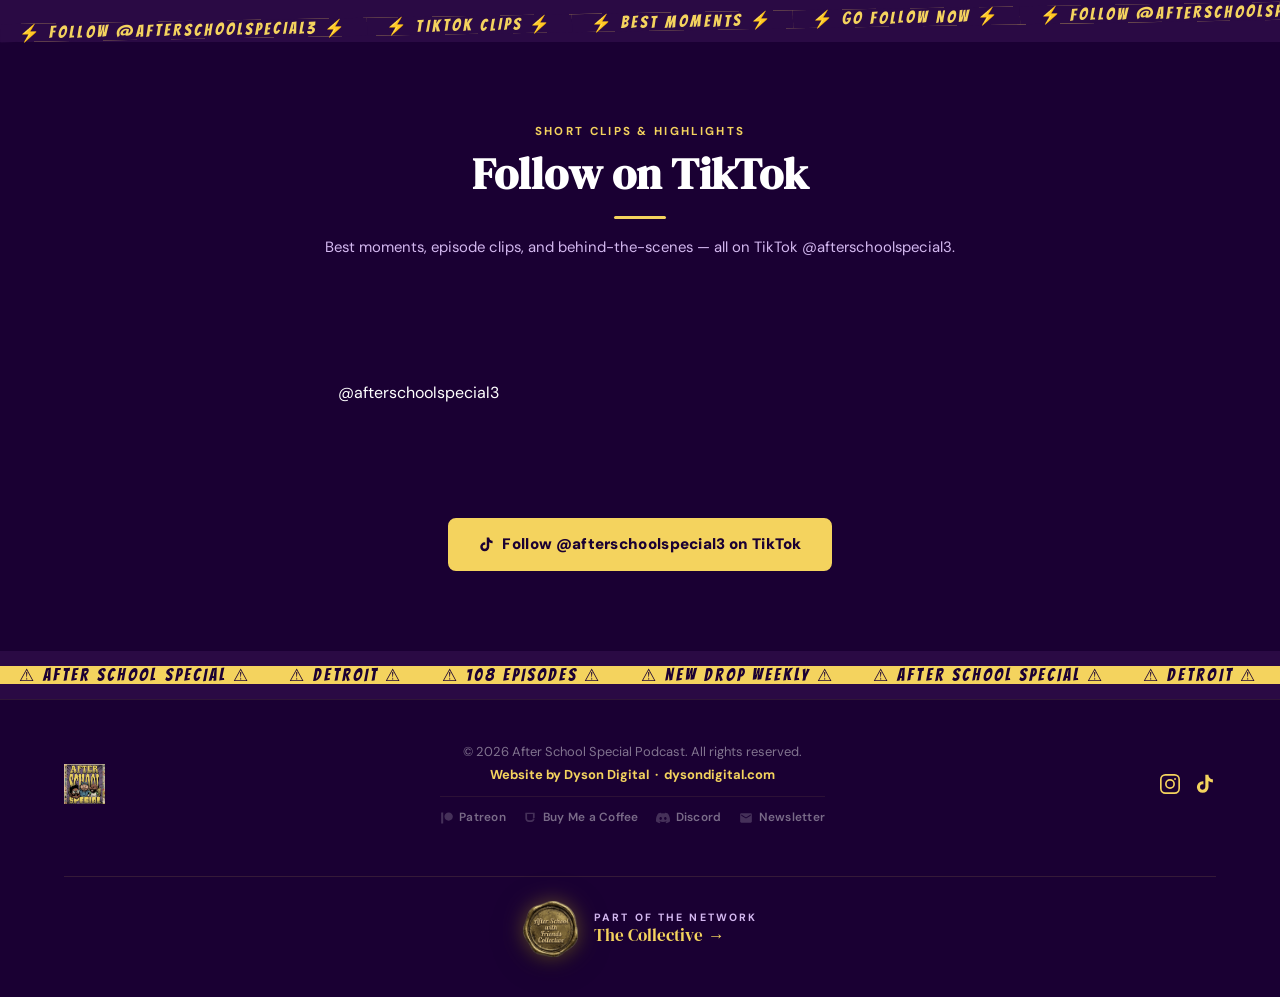
<file: watch.html>
<!DOCTYPE html>
<html lang="en">
<head>
  <!-- Google tag (gtag.js) -->
<script async src="https://www.googletagmanager.com/gtag/js?id=G-QT61DBW0RD"></script>
<script>
  window.dataLayer = window.dataLayer || [];
  function gtag(){dataLayer.push(arguments);}
  gtag('js', new Date());

  gtag('config', 'G-QT61DBW0RD');
</script>
<script type="text/javascript">
    (function(c,l,a,r,i,t,y){
        c[a]=c[a]||function(){(c[a].q=c[a].q||[]).push(arguments)};
        t=l.createElement(r);t.async=1;t.src="https://www.clarity.ms/tag/"+i;
        y=l.getElementsByTagName(r)[0];y.parentNode.insertBefore(t,y);
    })(window, document, "clarity", "script", "wgfy24dxlt");
</script>
  <meta charset="UTF-8">
  <meta name="viewport" content="width=device-width, initial-scale=1.0">
  <title>Watch | After School Special Podcast</title>
  <meta name="description" content="Watch every video episode of After School Special Podcast on YouTube and follow clips on TikTok. Detroit's throwback culture podcast — full video hub.">
  <link rel="canonical" href="https://afterschoolspecialpodcast.com/watch.html">
  <meta property="og:title" content="Watch | After School Special Podcast">
  <meta property="og:description" content="Watch every video episode of After School Special Podcast on YouTube and follow clips on TikTok.">
  <meta property="og:image" content="https://afterschoolspecialpodcast.com/images/og-preview.jpg">
  <meta property="og:url" content="https://afterschoolspecialpodcast.com/watch.html">
  <meta property="og:type" content="website">
  <meta name="twitter:card" content="summary_large_image">
  <meta name="twitter:title" content="Watch | After School Special Podcast">
  <meta name="twitter:description" content="Watch every video episode of After School Special Podcast on YouTube and follow clips on TikTok.">
  <meta name="twitter:image" content="https://afterschoolspecialpodcast.com/images/og-preview.jpg">
  <link rel="icon" type="image/png" href="favicon.png">
  <link rel="apple-touch-icon" href="favicon.png">
  <meta name="theme-color" content="#2a0a44">
  <link rel="stylesheet" href="style.css">
  <!-- ── Schema ── -->
  <script type="application/ld+json">
  {
    "@context": "https://schema.org",
    "@type": "VideoObject",
    "name": "After School Special Podcast — Watch",
    "description": "Watch full video episodes of After School Special Podcast on YouTube. Detroit throwback culture hosted by Aaron, Double D, and Staffman.",
    "url": "https://afterschoolspecialpodcast.com/watch.html",
    "image": "https://afterschoolspecialpodcast.com/images/og-preview.jpg",
    "author": [
      { "@type": "Person", "name": "Aaron" },
      { "@type": "Person", "name": "Double D" },
      { "@type": "Person", "name": "Staffman" }
    ],
    "embedUrl": "https://www.youtube.com/channel/UCJ3DxM_LYzLtGjcBh3-UDHg"
  }
  </script>
</head>
<body>

  <!-- ══ ANNOUNCEMENT BAR ══ -->
  <div class="announcement-bar" role="region" aria-label="Site announcement">
    <div class="announcement-bar-inner">
      <span class="announcement-bar-icon" aria-hidden="true">✨</span>
      <span class="announcement-bar-text"><strong>Big news!</strong> The After-School with Friends Collective is now live.</span>
      <a href="collective.html" class="announcement-bar-link">Explore the Network <span class="ab-arrow" aria-hidden="true">→</span></a>
    </div>
  </div>

  <!-- ══ NAVBAR ══ -->
  <header id="navbar" role="banner">
    <div class="container nav-inner">
      <a href="index.html" class="nav-logo" aria-label="After School Special Podcast — home">
        <img src="images/afterschoolspecialpodcastlogo.png" alt="After School Special Podcast logo" height="48" loading="lazy">
      </a>
      <nav aria-label="Main navigation">
        <ul class="nav-links">
          <li><a href="episodes.html">Episodes</a></li>
          <li><a href="collective.html">The Collective</a></li>
          <li><a href="about.html">About</a></li>
          <li><a href="watch.html" class="active">Watch</a></li>
          <li><a href="contact.html">Contact</a></li>
          <li><a href="newsletter.html">Newsletter</a></li>
        </ul>
      </nav>
      <div class="nav-right">
        <a href="watch.html" class="btn-red">Watch Now</a>
        <div class="nav-icons" aria-label="Social media">
          <a href="https://www.instagram.com/afterschoolspecialpodcast/" target="_blank" rel="noopener noreferrer" aria-label="Instagram">
            <svg viewBox="0 0 24 24" fill="none" stroke="currentColor" stroke-width="1.8" stroke-linecap="round" stroke-linejoin="round" aria-hidden="true">
              <rect x="2" y="2" width="20" height="20" rx="5" ry="5"/><circle cx="12" cy="12" r="4.5"/>
              <circle cx="17.5" cy="6.5" r="1" fill="currentColor" stroke="none"/>
            </svg>
          </a>
          <a href="https://www.tiktok.com/@afterschoolspecial3?_r=1&_t=ZP-95Q65GnrFPi" target="_blank" rel="noopener noreferrer" aria-label="TikTok">
            <svg viewBox="0 0 24 24" fill="currentColor" aria-hidden="true"><path d="M19.59 6.69a4.83 4.83 0 0 1-3.77-4.25V2h-3.45v13.67a2.89 2.89 0 0 1-2.88 2.5 2.89 2.89 0 0 1-2.89-2.89 2.89 2.89 0 0 1 2.89-2.89c.28 0 .54.04.79.1V9.01a6.33 6.33 0 0 0-.79-.05 6.34 6.34 0 0 0-6.34 6.34 6.34 6.34 0 0 0 6.34 6.34 6.34 6.34 0 0 0 6.33-6.34V8.72a8.2 8.2 0 0 0 4.78 1.52V6.79a4.85 4.85 0 0 1-1.01-.1z"/></svg>
          </a>
        </div>
        <button class="hamburger" id="hamburgerBtn" type="button" aria-label="Open menu" aria-expanded="false" aria-controls="mobileMenu">
          <svg viewBox="0 0 24 24" fill="none" stroke="currentColor" stroke-width="2.5" stroke-linecap="round" aria-hidden="true">
            <line x1="3" y1="6" x2="21" y2="6"/><line x1="3" y1="12" x2="21" y2="12"/><line x1="3" y1="18" x2="21" y2="18"/>
          </svg>
        </button>
      </div>
    </div>
  </header>

  <nav id="mobileMenu" class="mobile-menu" aria-label="Mobile navigation" aria-hidden="true">
    <button class="mobile-close" id="mobileClose" aria-label="Close menu">&#x2715;</button>
    <a href="episodes.html" class="mobile-link">Episodes</a>
    <a href="collective.html" class="mobile-link">The Collective</a>
    <a href="about.html" class="mobile-link">About</a>
    <a href="watch.html" class="mobile-link">Watch</a>
    <a href="contact.html" class="mobile-link">Contact</a>
    <a href="newsletter.html" class="mobile-link">Newsletter</a>
    <a href="watch.html" class="btn-primary mobile-link">Watch Now</a>
  </nav>

  <!-- PAGE HERO -->
  <div class="page-hero page-hero--overflow-visible">
    <div class="page-hero-stickers" aria-hidden="true">
      <div class="sticker sticker-circle sticker-circle--orange hero-sticker--mic-lg"><span class="hero-sticker-icon-lg">📺</span>WATCH</div>
      <div class="sticker sticker-badge sticker-badge--pink hero-sticker--badge-tr">▶ PLAY NOW</div>
      <div class="sticker sticker-circle sticker-circle--green hero-sticker--green"><span class="hero-sticker-icon-md">🎬</span>VIDEO</div>
      <div class="sticker sticker-badge sticker-badge--yellow hero-sticker--badge-br">📱 TIKTOK</div>
    </div>
    <div class="container page-hero-container--layered">
      <span class="eyebrow-pill">Video Hub · YouTube + TikTok</span>
      <h1 class="section-heading page-hero-h1--gold">
        Watch the Action
      </h1>
      <p>Full video episodes on YouTube. Short clips and highlights on TikTok. Everything visual, all in one place.</p>
      <div class="hero-cta-cluster">
        <a href="watch.html" class="btn-red btn-red--sm">
          <svg width="14" height="14" viewBox="0 0 24 24" fill="currentColor" aria-hidden="true"><path d="M23.498 6.186a3.016 3.016 0 0 0-2.122-2.136C19.505 3.545 12 3.545 12 3.545s-7.505 0-9.377.505A3.017 3.017 0 0 0 .502 6.186C0 8.07 0 12 0 12s0 3.93.502 5.814a3.016 3.016 0 0 0 2.122 2.136c1.871.505 9.376.505 9.376.505s7.505 0 9.377-.505a3.015 3.015 0 0 0 2.122-2.136C24 15.93 24 12 24 12s0-3.93-.502-5.814zM9.545 15.568V8.432L15.818 12l-6.273 3.568z"/></svg>
          YouTube
        </a>
        <a href="#tiktok-feed" class="btn-outline btn-outline--sm">
          <svg width="14" height="14" viewBox="0 0 24 24" fill="currentColor" aria-hidden="true"><path d="M19.59 6.69a4.83 4.83 0 0 1-3.77-4.25V2h-3.45v13.67a2.89 2.89 0 0 1-2.88 2.5 2.89 2.89 0 0 1-2.89-2.89 2.89 2.89 0 0 1 2.89-2.89c.28 0 .54.04.79.1V9.01a6.33 6.33 0 0 0-.79-.05 6.34 6.34 0 0 0-6.34 6.34 6.34 6.34 0 0 0 6.34 6.34 6.34 6.34 0 0 0 6.33-6.34V8.72a8.2 8.2 0 0 0 4.78 1.52V6.79a4.85 4.85 0 0 1-1.01-.1z"/></svg>
          TikTok
        </a>
        <a href="episodes.html" class="btn-primary btn-primary--sm">Audio Archive</a>
      </div>
    </div>
  </div>

  <!-- CAUTION TAPE -->
  <div class="caution-tape caution-tape--ybk" role="presentation" aria-hidden="true">
    <div class="caution-tape-inner">
      <span>▶ WATCH THE ACTION ▶</span><span>▶ FULL VIDEO EPISODES ▶</span><span>▶ YOUTUBE PLAYLIST ▶</span><span>▶ SUBSCRIBE NOW ▶</span>
      <span>▶ WATCH THE ACTION ▶</span><span>▶ FULL VIDEO EPISODES ▶</span><span>▶ YOUTUBE PLAYLIST ▶</span><span>▶ SUBSCRIBE NOW ▶</span>
    </div>
  </div>

  <!-- ══ YOUTUBE PLAYLIST — full cinematic 16:9 ══ -->
  <section id="youtube-player" aria-label="Watch full video episodes on YouTube" class="section--dark">
    <div class="container">
      <span class="section-label section-label--center-block">Full Video Episodes</span>
      <h2 class="section-heading section-heading--center-gold">
        <svg width="28" height="28" viewBox="0 0 24 24" fill="#FF0000" class="heading-icon-inline" aria-hidden="true"><path d="M23.498 6.186a3.016 3.016 0 0 0-2.122-2.136C19.505 3.545 12 3.545 12 3.545s-7.505 0-9.377.505A3.017 3.017 0 0 0 .502 6.186C0 8.07 0 12 0 12s0 3.93.502 5.814a3.016 3.016 0 0 0 2.122 2.136c1.871.505 9.376.505 9.376.505s7.505 0 9.377-.505a3.015 3.015 0 0 0 2.122-2.136C24 15.93 24 12 24 12s0-3.93-.502-5.814zM9.545 15.568V8.432L15.818 12l-6.273 3.568z"/></svg>
        YouTube Playlist
      </h2>
      <div class="divider-accent divider-accent--center-mb"></div>
      <p class="text-center-muted-top">
        Use the playlist icon inside the player to browse all episodes. New episodes auto-appear.
      </p>

      <!-- Responsive 16:9 YouTube playlist — fills full container width -->
      <div class="embed-frame embed-frame--red">
        <div class="iframe-wrap">
          <iframe
            src="https://www.youtube.com/embed/videoseries?list=PLUnJ58rriL2lv7HxYcTJfqJdpcnywrolD&rel=0&modestbranding=1"
            title="After School Special Podcast — Full YouTube Playlist"
            allow="accelerometer; autoplay; clipboard-write; encrypted-media; gyroscope; picture-in-picture; web-share"
            allowfullscreen
            loading="lazy"
          ></iframe>
        </div>
      </div>

      <div class="media-section-label media-section-label--mt">
        <svg width="26" height="26" viewBox="0 0 24 24" fill="#FF0000" aria-hidden="true"><path d="M23.498 6.186a3.016 3.016 0 0 0-2.122-2.136C19.505 3.545 12 3.545 12 3.545s-7.505 0-9.377.505A3.017 3.017 0 0 0 .502 6.186C0 8.07 0 12 0 12s0 3.93.502 5.814a3.016 3.016 0 0 0 2.122 2.136c1.871.505 9.376.505 9.376.505s7.505 0 9.377-.505a3.015 3.015 0 0 0 2.122-2.136C24 15.93 24 12 24 12s0-3.93-.502-5.814zM9.545 15.568V8.432L15.818 12l-6.273 3.568z"/></svg>
        <a href="https://youtube.com/playlist?list=PLUnJ58rriL2lv7HxYcTJfqJdpcnywrolD&si=YgbJuKn2kRoHiyPX" target="_blank" rel="noopener noreferrer">
          Open full playlist on YouTube ↗
        </a>
      </div>
    </div>
  </section>

  <!-- CAUTION TAPE -->
  <div class="caution-tape caution-tape--pgold" role="presentation" aria-hidden="true">
    <div class="caution-tape-inner">
      <span>⚡ FOLLOW @AFTERSCHOOLSPECIAL3 ⚡</span><span>⚡ TIKTOK CLIPS ⚡</span><span>⚡ BEST MOMENTS ⚡</span><span>⚡ GO FOLLOW NOW ⚡</span>
      <span>⚡ FOLLOW @AFTERSCHOOLSPECIAL3 ⚡</span><span>⚡ TIKTOK CLIPS ⚡</span><span>⚡ BEST MOMENTS ⚡</span><span>⚡ GO FOLLOW NOW ⚡</span>
    </div>
  </div>

  <!-- ══ TIKTOK FEED ══ -->
  <section id="tiktok-feed" aria-label="Follow on TikTok" class="section--deeper">
    <div class="container">
      <span class="section-label section-label--center-block">Short Clips &amp; Highlights</span>
      <h2 class="section-heading section-heading--center-white">Follow on TikTok</h2>
      <div class="divider-accent divider-accent--center"></div>
      <p class="text-center-muted-thin">
        Best moments, episode clips, and behind-the-scenes — all on TikTok @afterschoolspecial3.
      </p>

      <!-- TikTok official creator embed -->
      <div class="tiktok-embed-container">
        <blockquote
          class="tiktok-embed tiktok-embed--responsive"
          cite="https://www.tiktok.com/@afterschoolspecial3"
          data-unique-id="afterschoolspecial3"
          data-embed-type="creator"
        >
          <section>
            <a target="_blank" rel="noopener noreferrer" href="https://www.tiktok.com/@afterschoolspecial3?refer=creator_embed">@afterschoolspecial3</a>
          </section>
        </blockquote>
      </div>

      <div class="text-center-row-mt-2">
        <a href="https://www.tiktok.com/@afterschoolspecial3?_r=1&_t=ZP-95Q65GnrFPi" target="_blank" rel="noopener noreferrer" class="btn-primary">
          <svg width="17" height="17" viewBox="0 0 24 24" fill="currentColor" aria-hidden="true"><path d="M19.59 6.69a4.83 4.83 0 0 1-3.77-4.25V2h-3.45v13.67a2.89 2.89 0 0 1-2.88 2.5 2.89 2.89 0 0 1-2.89-2.89 2.89 2.89 0 0 1 2.89-2.89c.28 0 .54.04.79.1V9.01a6.33 6.33 0 0 0-.79-.05 6.34 6.34 0 0 0-6.34 6.34 6.34 6.34 0 0 0 6.34 6.34 6.34 6.34 0 0 0 6.33-6.34V8.72a8.2 8.2 0 0 0 4.78 1.52V6.79a4.85 4.85 0 0 1-1.01-.1z"/></svg>
          Follow @afterschoolspecial3 on TikTok
        </a>
      </div>
    </div>
  </section>

  <!-- CAUTION TAPE — footer -->
  <div class="caution-tape caution-tape--ybk" role="presentation" aria-hidden="true">
    <div class="caution-tape-inner">
      <span>⚠ AFTER SCHOOL SPECIAL ⚠</span><span>⚠ DETROIT ⚠</span><span>⚠ 108 EPISODES ⚠</span><span>⚠ NEW DROP WEEKLY ⚠</span>
      <span>⚠ AFTER SCHOOL SPECIAL ⚠</span><span>⚠ DETROIT ⚠</span><span>⚠ 108 EPISODES ⚠</span><span>⚠ NEW DROP WEEKLY ⚠</span>
    </div>
  </div>

  <footer role="contentinfo">
    <div class="container footer-inner">
      <a href="index.html" class="footer-logo"><img src="images/afterschoolspecialpodcastlogo.png" alt="After School Special Podcast" height="40" loading="lazy"></a>
      <div class="footer-center">
        <p>&copy; 2026 After School Special Podcast. All rights reserved.</p>
        <p class="footer-credit">Website by <a href="https://dysondigital.com" target="_blank" rel="noopener noreferrer">Dyson Digital</a> &nbsp;&middot;&nbsp; dysondigital.com</p>
        <div class="footer-support-links">
          <a href="https://patreon.com/AfterSchoolSpecialPodcast?utm_medium=unknown&utm_source=join_link&utm_campaign=creatorshare_creator&utm_content=copyLink" target="_blank" rel="noopener noreferrer" class="footer-support-link" aria-label="Support on Patreon">
            <svg width="14" height="14" viewBox="0 0 24 24" fill="currentColor" aria-hidden="true"><path d="M14.82 2.41C18.78 2.41 22 5.65 22 9.62c0 3.96-3.22 7.18-7.18 7.18-3.96 0-7.18-3.22-7.18-7.18 0-3.97 3.22-7.21 7.18-7.21zM2 21.6h3.5V2.41H2V21.6z"/></svg>
            Patreon
          </a>
          <a href="https://buymeacoffee.com/afterschoolspe3" target="_blank" rel="noopener noreferrer" class="footer-support-link" aria-label="Buy us a coffee">
            <svg width="14" height="14" viewBox="0 0 24 24" fill="currentColor" aria-hidden="true"><path d="M20 3H4v10c0 3.31 2.69 6 6 6h4c3.31 0 6-2.69 6-6V3zM7 13V5h10v8c0 1.66-1.34 3-3 3h-4c-1.66 0-3-1.34-3-3zm12 1h-1v-2h1c.55 0 1 .45 1 1s-.45 1-1 1z"/></svg>
            Buy Me a Coffee
          </a>
          <a href="https://discord.gg/FqR2VqHaZ" target="_blank" rel="noopener noreferrer" class="footer-support-link" aria-label="Join our Discord">
            <svg width="14" height="14" viewBox="0 0 24 24" fill="currentColor" aria-hidden="true"><path d="M20.317 4.37a19.791 19.791 0 0 0-4.885-1.515.074.074 0 0 0-.079.037c-.21.375-.444.864-.608 1.25a18.27 18.27 0 0 0-5.487 0 12.64 12.64 0 0 0-.617-1.25.077.077 0 0 0-.079-.037A19.736 19.736 0 0 0 3.677 4.37a.07.07 0 0 0-.032.027C.533 9.046-.32 13.58.099 18.057a.082.082 0 0 0 .031.057 19.9 19.9 0 0 0 5.993 3.03.078.078 0 0 0 .084-.028c.462-.63.874-1.295 1.226-1.994a.076.076 0 0 0-.041-.106 13.107 13.107 0 0 1-1.872-.892.077.077 0 0 1-.008-.128 10.2 10.2 0 0 0 .372-.292.074.074 0 0 1 .077-.01c3.928 1.793 8.18 1.793 12.062 0a.074.074 0 0 1 .078.01c.12.098.246.198.373.292a.077.077 0 0 1-.006.127 12.299 12.299 0 0 1-1.873.892.077.077 0 0 0-.041.107c.36.698.772 1.362 1.225 1.993a.076.076 0 0 0 .084.028 19.839 19.839 0 0 0 6.002-3.03.077.077 0 0 0 .032-.054c.5-5.177-.838-9.674-3.549-13.66a.061.061 0 0 0-.031-.03zM8.02 15.33c-1.183 0-2.157-1.085-2.157-2.419 0-1.333.956-2.419 2.157-2.419 1.21 0 2.176 1.096 2.157 2.42 0 1.333-.956 2.418-2.157 2.418zm7.975 0c-1.183 0-2.157-1.085-2.157-2.419 0-1.333.955-2.419 2.157-2.419 1.21 0 2.176 1.096 2.157 2.42 0 1.333-.946 2.418-2.157 2.418z"/></svg>
            Discord
          </a>
          <a href="newsletter.html" class="footer-support-link" aria-label="Newsletter">
            <svg width="14" height="14" viewBox="0 0 24 24" fill="currentColor" aria-hidden="true"><path d="M20 4H4c-1.1 0-2 .9-2 2v12c0 1.1.9 2 2 2h16c1.1 0 2-.9 2-2V6c0-1.1-.9-2-2-2zm0 4l-8 5-8-5V6l8 5 8-5v2z"/></svg>
            Newsletter
          </a>
        </div>
      </div>
      <div class="footer-right">
        <a href="https://www.instagram.com/afterschoolspecialpodcast/" target="_blank" rel="noopener noreferrer" aria-label="Instagram">
          <svg viewBox="0 0 24 24" fill="none" stroke="currentColor" stroke-width="1.8" stroke-linecap="round" stroke-linejoin="round" aria-hidden="true"><rect x="2" y="2" width="20" height="20" rx="5" ry="5"/><circle cx="12" cy="12" r="4.5"/><circle cx="17.5" cy="6.5" r="1" fill="currentColor" stroke="none"/></svg>
        </a>
        <a href="https://www.tiktok.com/@afterschoolspecial3?_r=1&_t=ZP-95Q65GnrFPi" target="_blank" rel="noopener noreferrer" aria-label="TikTok">
          <svg viewBox="0 0 24 24" fill="currentColor" aria-hidden="true"><path d="M19.59 6.69a4.83 4.83 0 0 1-3.77-4.25V2h-3.45v13.67a2.89 2.89 0 0 1-2.88 2.5 2.89 2.89 0 0 1-2.89-2.89 2.89 2.89 0 0 1 2.89-2.89c.28 0 .54.04.79.1V9.01a6.33 6.33 0 0 0-.79-.05 6.34 6.34 0 0 0-6.34 6.34 6.34 6.34 0 0 0 6.34 6.34 6.34 6.34 0 0 0 6.33-6.34V8.72a8.2 8.2 0 0 0 4.78 1.52V6.79a4.85 4.85 0 0 1-1.01-.1z"/></svg>
        </a>
      </div>
          <div class="footer-collective">
        <a href="collective.html" aria-label="The Collective">
          <img src="images/collective-stamp.png" alt="" class="footer-collective-stamp" loading="lazy">
        </a>
        <div class="footer-collective-text">
          <span class="footer-collective-eyebrow">Part of the Network</span>
          <a href="collective.html" class="footer-collective-link">The Collective <span class="fc-arrow" aria-hidden="true">→</span></a>
        </div>
      </div>
</div>
  </footer>

  <script async src="https://www.tiktok.com/embed.js"></script>
  <script>
    (function () {
      'use strict';
      var hamburgerBtn = document.getElementById('hamburgerBtn');
      var mobileMenu   = document.getElementById('mobileMenu');
      var mobileClose  = document.getElementById('mobileClose');
      var navbar       = document.getElementById('navbar');
      if (!hamburgerBtn || !mobileMenu) return;

      function isOpen() { return mobileMenu.classList.contains('open'); }

      // Per spec: keep mobileMenu.open and body.menu-open ALWAYS in sync.
      // We pass an explicit boolean to both classList.toggle() calls so the
      // two states cannot drift (vs. relying on classList.contains()
      // observed at slightly different times).
      function setMenuOpen(shouldBeOpen) {
        var isOpen = mobileMenu.classList.toggle('open', shouldBeOpen);
        document.body.classList.toggle('menu-open', isOpen);
        mobileMenu.setAttribute('aria-hidden', isOpen ? 'false' : 'true');
        hamburgerBtn.setAttribute('aria-expanded', isOpen ? 'true' : 'false');
        hamburgerBtn.setAttribute('aria-label', isOpen ? 'Close menu' : 'Open menu');
        // Lift the navbar above the menu overlay (z-index 1200) so the
        // hamburger stays tappable to toggle the menu closed.
        if (navbar) navbar.style.zIndex = isOpen ? '1300' : '';
        // Per spec: scroll-lock is now class-based (body.menu-open in CSS).
        // We no longer set inline body.style.overflow.
      }

      function openMenu()  { setMenuOpen(true); }
      function closeMenu() { setMenuOpen(false); }

      function toggleMenu(e) {
        if (e) { e.preventDefault(); e.stopPropagation(); }
        setMenuOpen(!isOpen());
      }

      // Hamburger TOGGLES open/close
      hamburgerBtn.addEventListener('click', toggleMenu);

      // Close button always closes; stopPropagation prevents stray re-triggers
      if (mobileClose) {
        mobileClose.addEventListener('click', function (e) {
          e.preventDefault();
          e.stopPropagation();
          closeMenu();
        });
      }

      // Direct binding on every link in the menu (most reliable)
      var menuLinks = mobileMenu.querySelectorAll('a');
      for (var i = 0; i < menuLinks.length; i++) {
        menuLinks[i].addEventListener('click', closeMenu);
      }

      // Belt-and-braces delegate: catches any anchor inside menu
      mobileMenu.addEventListener('click', function (e) {
        var t = e.target;
        if (!t) return;
        var anchor = t.closest && t.closest('a');
        if (anchor && mobileMenu.contains(anchor)) closeMenu();
      });

      // ESC key closes
      document.addEventListener('keydown', function (e) {
        if ((e.key === 'Escape' || e.key === 'Esc') && isOpen()) closeMenu();
      });

      // In-page anchor navigation should not leave menu stuck open
      window.addEventListener('hashchange', closeMenu);

      // Resizing past mobile breakpoint clears stuck state
      window.addEventListener('resize', function () {
        if (window.innerWidth > 767 && isOpen()) closeMenu();
      });

      // bfcache (back/forward cache) restore: always reset to closed
      window.addEventListener('pageshow', closeMenu);
    })();
  </script>
</body>
</html>
</file>
<file: style.css>
/* ============================================================
   AFTER SCHOOL SPECIAL PODCAST — style.css v6.1
   Fully Responsive: Mobile · Tablet · Desktop · Ultra-Wide
   90s Sticker / Nickelodeon Aesthetic
   FIXES: Logo centering all devices · VHS/Pizza/Hat stickers
          visible mobile+tablet · About page meta fix ·
          Duplicate rule cleanup
   ============================================================ */

/* ── Google Fonts ── */
@import url('https://fonts.googleapis.com/css2?family=DM+Serif+Display:ital@0;1&family=DM+Sans:ital,opsz,wght@0,9..40,300;0,9..40,400;0,9..40,500;0,9..40,600;0,9..40,700;0,9..40,900;1,9..40,400&family=Bangers&family=Permanent+Marker&display=swap');

/* ── CSS Variables ── */
:root {
  --bg-dark:        #2a0a44;
  --bg-card:        #3d1266;
  --bg-deeper:      #1a0033;
  --bg-light:       #f8f4ff;
  --accent:         #f4d35e;
  --accent-hover:   #e0c040;
  --text-white:     #ffffff;
  --text-muted:     #d4b8f0;
  --text-dark:      #1a0033;
  --border-gold:    rgba(244,211,94,0.18);
  --border-card:    rgba(244,211,94,0.14);
  --font-display:   'DM Serif Display', Georgia, serif;
  --font-body:      'DM Sans', system-ui, sans-serif;
  --font-stamp:     'Bangers', cursive;
  /* Layout — fluid 90%, max 1200px, always centered */
  --container-w:    1200px;
  --section-pad:    5rem;
  --radius:         12px;
  --transition:     0.22s ease;
  /* Sticker colors */
  --sticker-yellow: #f4d35e;
  --sticker-orange: #ff6b35;
  --sticker-pink:   #ff4da6;
  --sticker-green:  #39d353;
  --sticker-blue:   #4dc3ff;
}

/* ── Reset ── */
*,*::before,*::after { box-sizing:border-box; margin:0; padding:0; }
html { scroll-behavior:smooth; }
body {
  font-family: var(--font-body);
  background: var(--bg-dark);
  color: var(--text-white);
  line-height: 1.65;
  overflow-x: hidden;
}
img  { display:block; max-width:100%; }
a    { color:inherit; text-decoration:none; }
ul   { list-style:none; }
iframe { display:block; border:none; }

/* ======================================================
   ░░ FLUID CONTAINER SYSTEM
   All main blocks: 90% wide, max 1200px, margin 0 auto
   ====================================================== */
.container {
  width: 90%;
  max-width: var(--container-w);
  margin: 0 auto;
}
.container--narrow {
  width: 90%;
  max-width: 760px;
  margin: 0 auto;
}

/* ======================================================
   ░░ SPOTIFY PLAYER WRAPPER
   Fixed 232px height so Save/Share buttons are never cut off.
   ====================================================== */
.spotify-player-wrap {
  width: 100%;
  border-radius: var(--radius);
  overflow: hidden;
}
.spotify-player-wrap iframe {
  width: 100%;
  height: 232px;
  border: none;
  display: block;
}
.spotify-player-wrap--styled {
  border: 2px solid var(--border-gold);
  box-shadow: 0 0 40px rgba(244,211,94,0.08), 0 16px 48px rgba(0,0,0,0.55);
}

/* ======================================================
   ░░ RESPONSIVE IFRAME — YouTube 16:9
   ====================================================== */
.iframe-wrap {
  position: relative;
  width: 100%;
  aspect-ratio: 16 / 9;
  overflow: hidden;
  border-radius: var(--radius);
}
.iframe-wrap iframe {
  position: absolute;
  inset: 0;
  width: 100%;
  height: 100%;
  border: none;
}
.embed-frame {
  border: 2px solid var(--border-gold);
  border-radius: var(--radius);
  overflow: hidden;
  box-shadow: 0 0 48px rgba(244,211,94,0.07), 0 24px 64px rgba(0,0,0,0.6);
}
.embed-frame--red {
  border-color: rgba(255,0,0,0.3);
  box-shadow: 0 0 48px rgba(255,0,0,0.08), 0 24px 64px rgba(0,0,0,0.6);
}

/* ======================================================
   ░░ WELCOME VIDEO — 900px max desktop, 100% mobile
   ====================================================== */
.welcome-video-wrap {
  width: 100%;
  max-width: 900px;
  margin: 0 auto;
}

/* ======================================================
   ░░ EPISODE SPOTLIGHT
   ====================================================== */
.ep-spotlight-inner {
  display: grid;
  grid-template-columns: 1fr 1.1fr;
  gap: 3.5rem;
  align-items: center;
  max-width: var(--container-w);
  margin: 0 auto;
}
.ep-spotlight-player { width: 100%; }
.ep-spotlight-player .spotify-player-wrap {
  border: 2px solid var(--border-gold);
  border-radius: var(--radius);
  box-shadow: 0 0 40px rgba(244,211,94,0.08), 0 16px 48px rgba(0,0,0,0.55);
}
@media (max-width: 860px) {
  .ep-spotlight-inner { grid-template-columns: 1fr; gap: 2.5rem; }
}

/* ======================================================
   ░░ ARCHIVE GRID
   ====================================================== */
.archive-grid {
  display: grid;
  grid-template-columns: repeat(auto-fit, minmax(300px, 1fr));
  gap: 1.5rem;
  margin-top: 3rem;
}
.archive-panel {
  background: var(--bg-card);
  border: 1px solid var(--border-card);
  border-radius: var(--radius);
  overflow: hidden;
  display: flex;
  flex-direction: column;
  transition: transform var(--transition), box-shadow var(--transition);
}
.archive-panel:hover { transform: translateY(-4px); box-shadow: 0 16px 40px rgba(0,0,0,0.45); }
.archive-panel-header {
  padding: 1.25rem 1.5rem 0;
  display: flex; align-items: center; gap: 0.75rem; flex-wrap: wrap;
}
.archive-ep-badge {
  display: inline-block;
  background: rgba(244,211,94,0.12);
  border: 1px solid rgba(244,211,94,0.28);
  color: var(--accent);
  font-family: var(--font-stamp);
  font-size: 0.82rem; letter-spacing: 0.08em;
  padding: 0.22rem 0.8rem; border-radius: 50px;
}
.archive-ep-title {
  font-family: var(--font-display);
  font-size: 0.98rem; color: var(--accent);
  line-height: 1.3; padding: 0.6rem 1.5rem 0.5rem;
}
.archive-ep-desc {
  font-size: 0.82rem; color: var(--text-muted);
  padding: 0 1.5rem 1rem; line-height: 1.6; flex: 1;
}
.archive-panel .spotify-player-wrap { margin-top: auto; border-radius: 0; }
.archive-panel .spotify-player-wrap iframe { border-radius: 0; }

/* ======================================================
   ░░ BUTTONS
   ====================================================== */
.btn-primary {
  display: inline-flex; align-items: center; gap: 0.45rem;
  background: var(--accent); color: var(--text-dark);
  border-radius: 8px; font-weight: 900; font-family: var(--font-body);
  font-size: 0.95rem; padding: 0.75rem 1.75rem; letter-spacing: 0.02em;
  border: 2px solid var(--accent); cursor: pointer; white-space: nowrap;
  text-decoration: none;
  transition: background var(--transition), border-color var(--transition), transform var(--transition);
}
.btn-primary:hover { background:var(--accent-hover); border-color:var(--accent-hover); transform:translateY(-2px); }

.btn-outline {
  display: inline-flex; align-items: center; gap: 0.45rem;
  background: transparent; color: var(--accent);
  border-radius: 8px; font-weight: 900; font-family: var(--font-body);
  font-size: 0.95rem; padding: 0.75rem 1.75rem; letter-spacing: 0.02em;
  border: 2px solid var(--accent); cursor: pointer; white-space: nowrap;
  text-decoration: none;
  transition: background var(--transition), color var(--transition), transform var(--transition);
}
.btn-outline:hover { background:var(--accent); color:var(--text-dark); transform:translateY(-2px); }

.btn-red {
  display: inline-flex; align-items: center; gap: 0.45rem;
  background: #ff0000; color: #fff;
  border-radius: 8px; font-weight: 900; font-family: var(--font-body);
  font-size: 0.95rem; padding: 0.75rem 1.75rem; letter-spacing: 0.02em;
  border: 2px solid #ff0000; cursor: pointer; white-space: nowrap;
  text-decoration: none;
  transition: background var(--transition), transform var(--transition);
}
.btn-red:hover { background:#cc0000; border-color:#cc0000; transform:translateY(-2px); }

/* ── Section helpers ── */
section { padding: var(--section-pad) 0; }
.section-label {
  display: block; font-size: 0.72rem; font-weight: 700;
  letter-spacing: 0.2em; text-transform: uppercase;
  color: var(--accent); margin-bottom: 0.5rem;
}
.section-heading {
  font-family: var(--font-display);
  font-size: clamp(1.9rem, 3.5vw, 2.75rem);
  line-height: 1.15; margin-bottom: 1rem;
}
.divider-accent {
  width: 52px; height: 3px;
  background: var(--accent); border-radius: 2px;
  margin-bottom: 1.75rem;
}
.text-center { text-align: center; }
.eyebrow-pill {
  display: inline-block;
  background: rgba(244,211,94,0.1); border: 1px solid rgba(244,211,94,0.3);
  color: var(--accent); font-size: 0.72rem; font-weight: 700;
  letter-spacing: 0.18em; text-transform: uppercase;
  padding: 0.35rem 1rem; border-radius: 50px; margin-bottom: 1.25rem;
}

/* ======================================================
   ░░ CAUTION TAPE DIVIDER
   ====================================================== */
.caution-tape {
  width: 100%; overflow: hidden; line-height: 0;
  position: relative; z-index: 10; height: 48px;
  display: flex; align-items: center;
}
.caution-tape-inner {
  display: flex; width: 200%;
  animation: caution-scroll 18s linear infinite;
}
@keyframes caution-scroll {
  0%   { transform: translateX(0); }
  100% { transform: translateX(-50%); }
}
.caution-tape-inner span {
  display: inline-block; font-family: var(--font-stamp);
  font-size: 1.05rem; letter-spacing: 0.18em;
  padding: 0.55rem 1.2rem; white-space: nowrap; flex-shrink: 0;
}
/* Yellow / Black */
.caution-tape--ybk .caution-tape-inner {
  background: repeating-linear-gradient(-55deg,
    #f4d35e 0px, #f4d35e 28px, #1a0033 28px, #1a0033 56px);
}
.caution-tape--ybk .caution-tape-inner span { color:#1a0033; background:#f4d35e; }
/* Purple / Gold */
.caution-tape--pgold { transform: rotate(-1deg); margin: -4px 0; }
.caution-tape--pgold .caution-tape-inner {
  background: repeating-linear-gradient(55deg,
    #2a0a44 0px, #2a0a44 28px, #f4d35e 28px, #f4d35e 56px);
  animation-direction: reverse; animation-duration: 22s;
}
.caution-tape--pgold .caution-tape-inner span { color:#f4d35e; background:#2a0a44; }

/* ======================================================
   ░░ STICKER SYSTEM
   ====================================================== */
.sticker {
  position: absolute; pointer-events: none; z-index: 5;
  display: flex; align-items: center; justify-content: center;
  font-family: var(--font-stamp); font-weight: 400;
  letter-spacing: 0.05em; text-align: center; user-select: none;
  filter: drop-shadow(2px 4px 6px rgba(0,0,0,0.5));
}
@keyframes sticker-float-a {
  0%,100% { transform: rotate(-8deg) translateY(0px) scale(1); }
  50%      { transform: rotate(-6deg) translateY(-8px) scale(1.03); }
}
@keyframes sticker-float-b {
  0%,100% { transform: rotate(6deg) translateY(0px) scale(1); }
  50%      { transform: rotate(8deg) translateY(-6px) scale(1.02); }
}
@keyframes sticker-float-c {
  0%,100% { transform: rotate(12deg) translateY(0px) scale(1); }
  50%      { transform: rotate(10deg) translateY(-10px) scale(1.04); }
}
@keyframes sticker-float-d {
  0%,100% { transform: rotate(-14deg) translateY(0px) scale(1); }
  50%      { transform: rotate(-12deg) translateY(-7px) scale(1.02); }
}
@keyframes sticker-pulse {
  0%,100% { transform: scale(1) rotate(-5deg); }
  50%      { transform: scale(1.08) rotate(-3deg); }
}
.sticker-circle {
  border-radius: 50%; display: flex; flex-direction: column;
  align-items: center; justify-content: center;
  font-family: var(--font-stamp); font-size: 0.7rem; line-height: 1.2;
  border: 3px solid rgba(0,0,0,0.15);
}
.sticker-circle--yellow { background: var(--sticker-yellow); color: #1a0033; }
.sticker-circle--pink   { background: var(--sticker-pink);   color: #ffffff; }
.sticker-circle--green  { background: var(--sticker-green);  color: #1a0033; }
.sticker-circle--blue   { background: var(--sticker-blue);   color: #1a0033; }
.sticker-circle--orange { background: var(--sticker-orange); color: #ffffff; }
.sticker-badge {
  padding: 0.5rem 1rem; border-radius: 6px;
  font-family: var(--font-stamp); font-size: 0.8rem;
  letter-spacing: 0.06em; border: 3px solid rgba(0,0,0,0.2);
  animation: sticker-pulse 3s ease-in-out infinite;
}
.sticker-badge--yellow { background: var(--sticker-yellow); color: #1a0033; }
.sticker-badge--pink   { background: var(--sticker-pink);   color: #ffffff; }
.sticker-badge--orange { background: var(--sticker-orange); color: #ffffff; }

/* ======================================================
   ░░ NAVBAR
   ====================================================== */
#navbar {
  position: sticky; top: 0; z-index: 1000;
  background: var(--bg-dark);
  border-bottom: 1px solid var(--border-gold);
  padding: 0.9rem 0;
}
.nav-inner {
  display: flex; align-items: center;
  justify-content: space-between; gap: 1rem;
}
.nav-logo img { height: 48px; width: auto; display: block; }
.nav-links { display: flex; align-items: center; gap: 2rem; }
.nav-links a {
  color: var(--text-white); font-weight: 500; font-size: 0.92rem;
  letter-spacing: 0.03em; position: relative; transition: color var(--transition);
}
.nav-links a::after {
  content: ''; position: absolute; bottom: -3px; left: 0;
  width: 0; height: 2px; background: var(--accent); border-radius: 2px;
  transition: width var(--transition);
}
.nav-links a:hover, .nav-links a.active { color: var(--accent); }
.nav-links a:hover::after, .nav-links a.active::after { width: 100%; }
.nav-right { display: flex; align-items: center; gap: 1rem; }
.nav-icons  { display: flex; align-items: center; gap: 0.6rem; }
.nav-icons a { display: flex; align-items: center; color: var(--accent); transition: opacity var(--transition); }
.nav-icons a:hover { opacity: 0.7; }
.nav-icons svg { width: 22px; height: 22px; }
.hamburger {
  display: none; background: none; border: none;
  cursor: pointer; padding: 0.2rem; color: var(--accent); line-height: 1;
}
.hamburger svg { width: 28px; height: 28px; display: block; }

/* ── Mobile Menu — single clean definition ── */
.mobile-menu {
  display: none;
  position: fixed;
  inset: 0;
  background: var(--bg-deeper);
  z-index: 1200;
  flex-direction: column;
  align-items: center;
  justify-content: center;
  gap: 2rem;
}
.mobile-menu.open { display: flex; }
.mobile-menu a { color: var(--text-white); font-size: 1.6rem; font-weight: 700; transition: color var(--transition); }
.mobile-menu a:hover { color: var(--accent); }
.mobile-menu .btn-primary { font-size: 1rem; }

/* Close button — large tap zone, always on top */
.mobile-close {
  position: absolute;
  top: 1.5rem;
  right: 1.5rem;
  z-index: 1300;
  background: none;
  border: none;
  color: var(--accent);
  font-size: 2.5rem;
  cursor: pointer;
  line-height: 1;
  padding: 12px;
}

@media (max-width: 767px) {
  .nav-links { display: none; }
  .nav-right .btn-primary { display: none; }
  .nav-right .nav-icons { display: none; }
  .hamburger { display: flex; }
}

/* ======================================================
   ░░ HERO SECTION
   FIX: Proper centering on ALL devices.
   Logo uses max-width so it scales proportionally.
   Stickers use fixed positioning relative to .hero-logo-frame
   and are visible on ALL screen sizes (no display:none).
   ====================================================== */
#hero {
  position: relative;
  background: radial-gradient(ellipse at 50% 38%, #3d1266 0%, var(--bg-dark) 68%);
  display: flex;
  flex-direction: column;
  align-items: center;
  justify-content: center;
  text-align: center;
  padding: 4rem 0 3.5rem;
  overflow: hidden;
  min-height: 80vh;
}

.hero-ring {
  position: absolute; border-radius: 50%;
  border: 1px solid rgba(244,211,94,0.06);
  pointer-events: none; top: 50%; left: 50%;
  transform: translate(-50%,-50%);
}
.hero-ring-1 { width: 420px; height: 420px; }
.hero-ring-2 { width: 660px; height: 660px; }

/* Hero content — centered block, scales on every device */
.hero-content {
  position: relative;
  z-index: 2;
  width: 90%;
  max-width: 720px;
  margin: 0 auto;
  display: flex;
  flex-direction: column;
  align-items: center;
}

/* ── Logo Frame — centered, proportional on all devices ── */
.hero-logo-frame {
  position: relative;
  display: inline-block;
  margin: 0 auto 1.5rem;
  /* Proportional width: large on desktop, safe on mobile */
  width: min(520px, 88vw);
}

@keyframes logo-glow-pulse {
  0%,100% {
    filter: drop-shadow(0 0 18px rgba(244,211,94,0.55))
            drop-shadow(0 0 40px rgba(61,18,102,0.9));
  }
  50% {
    filter: drop-shadow(0 0 32px rgba(244,211,94,0.88))
            drop-shadow(0 0 64px rgba(61,18,102,0.95));
  }
}

/* Logo image fills its frame proportionally */
.hero-logo-frame img {
  width: 100%;
  height: auto;
  display: block;
  margin: 0 auto;
  animation: logo-glow-pulse 3s ease-in-out infinite;
}

/* ======================================================
   ░░ LOGO STICKERS — VHS · Pizza · Party Hat
   Visible on ALL screen sizes (mobile, tablet, desktop).
   Positioned relative to .hero-logo-frame so they always
   orbit the logo correctly regardless of screen width.
   ====================================================== */

/* Base logo sticker rule */
.logo-sticker {
  position: absolute;
  z-index: 10;
  pointer-events: none;
  /* Emoji font for cross-platform rendering */
  font-family: "Apple Color Emoji","Segoe UI Emoji","Noto Color Emoji",sans-serif;
  line-height: 1;
  display: flex;
  align-items: center;
  justify-content: center;
  /* Drop shadow for visibility on any background */
  filter: drop-shadow(0 2px 6px rgba(0,0,0,0.6));
}

/* 
   VHS Tape — top left
   Animated with sticker-float-b (gentle tilt + bob)
*/
.logo-sticker--vhs {
  top: -18px;
  left: -20px;
  font-size: clamp(1.8rem, 5vw, 2.6rem);
  animation: sticker-float-b 3.5s ease-in-out infinite;
  /* Slight rotation for that "tossed sticker" feel */
  transform-origin: center center;
}

/* 
   Pizza Slice — top right
   Animated with sticker-float-d (opposite tilt direction)
*/
.logo-sticker--pizza {
  top: -14px;
  right: -18px;
  font-size: clamp(1.8rem, 5vw, 2.6rem);
  animation: sticker-float-d 4s ease-in-out infinite;
  transform-origin: center center;
}

/*
   Celebration Hat — bottom center
   Animated with sticker-float-c (larger arc)
*/
.logo-sticker--hat {
  bottom: -20px;
  left: 50%;
  transform: translateX(-50%);
  font-size: clamp(1.8rem, 5vw, 2.6rem);
  animation: sticker-float-hat 4.5s ease-in-out infinite;
  transform-origin: center center;
}

/* Custom hat animation that preserves the translateX centering */
@keyframes sticker-float-hat {
  0%,100% { transform: translateX(-50%) rotate(10deg) translateY(0px) scale(1); }
  50%      { transform: translateX(-50%) rotate(12deg) translateY(-8px) scale(1.05); }
}

/* ── HERO FLOATING STICKER CLUSTER (background stickers) ──
   These use viewport-edge positioning.
   VISIBLE on all devices — no display:none at mobile.
   Sized with clamp() so they scale down gracefully.
*/
.hero-sticker-cluster {
  position: absolute;
  inset: 0;
  pointer-events: none;
  overflow: visible;
  z-index: 3;
}
.hsc-item { position: absolute; }

/* Positions — kept well within viewport edges on mobile */
.hsc-1 { top: 8%;  left: 3%;  }
.hsc-2 { top: 12%; right: 3%; }
.hsc-3 { bottom: 18%; left: 3%;  }
.hsc-4 { bottom: 14%; right: 3%; }
.hsc-5 { top: 52%;  left: 2%;  }
.hsc-6 { top: 40%;  right: 2%; }

/* Cluster sticker sizing: clamp scales from mobile to desktop */
.hsc-item .sticker-circle {
  width:  clamp(44px, 8vw, 68px);
  height: clamp(44px, 8vw, 68px);
  font-size: clamp(0.45rem, 1.1vw, 0.58rem);
}
.hsc-item .sticker-circle span {
  font-size: clamp(0.75rem, 1.8vw, 1rem);
  line-height: 1;
}

/* On very small phones (≤360px) tuck cluster items inward */
@media (max-width: 360px) {
  .hsc-1 { left: 1%;  }
  .hsc-2 { right: 1%; }
  .hsc-3 { left: 1%;  }
  .hsc-4 { right: 1%; }
  .hsc-5 { left: 1%;  }
  .hsc-6 { right: 1%; }
}

/* ── Hero text ── */
.hero-title {
  font-family: var(--font-display); font-size: clamp(2rem,4.5vw,3.4rem);
  color: var(--accent); line-height: 1.08; margin-bottom: 0.85rem;
}
.hero-tagline  { font-size: clamp(1rem,1.8vw,1.15rem); color: var(--text-white); margin-bottom: 0.6rem; }
.hero-hosts    { color: var(--text-muted); font-size: 0.85rem; margin-bottom: 2rem; letter-spacing: 0.06em; text-transform: uppercase; font-weight: 600; }
.hero-btns     { display:flex; gap:1rem; justify-content:center; flex-wrap:wrap; }

@keyframes fadeUp {
  from { opacity:0; transform:translateY(22px); }
  to   { opacity:1; transform:translateY(0); }
}
.hero-content .eyebrow-pill    { animation:fadeUp 0.6s ease both 0.05s; }
.hero-content .hero-logo-frame { animation:fadeUp 0.7s ease both 0.10s; }
.hero-content .hero-title      { animation:fadeUp 0.6s ease both 0.25s; }
.hero-content .hero-tagline    { animation:fadeUp 0.6s ease both 0.33s; }
.hero-content .hero-hosts      { animation:fadeUp 0.6s ease both 0.40s; }
.hero-content .hero-btns       { animation:fadeUp 0.6s ease both 0.47s; }

/* ======================================================
   ░░ EP106 SPOTLIGHT
   ====================================================== */
#ep106-spotlight {
  background: linear-gradient(135deg, var(--bg-deeper) 0%, #2a0a44 60%, #1a0033 100%);
  padding: 5rem 0; border-bottom: 2px solid var(--border-gold);
}
.ep106-live-badge {
  display: inline-flex; align-items: center; gap: 0.45rem;
  background: var(--sticker-pink); color: #fff;
  font-family: var(--font-stamp); font-size: 0.82rem; letter-spacing: 0.12em;
  padding: 0.32rem 0.9rem; border-radius: 50px; margin-bottom: 1rem;
  width: fit-content; animation: sticker-pulse 2.5s ease-in-out infinite;
}
.ep106-live-badge::before {
  content: ''; width: 8px; height: 8px; border-radius: 50%;
  background: #fff; display: inline-block;
  animation: blink-dot 1.2s ease-in-out infinite;
}
@keyframes blink-dot {
  0%,100% { opacity:1; }
  50%      { opacity:0.15; }
}
.ep106-ep-number {
  font-family: var(--font-stamp); font-size: clamp(3rem,7vw,5.5rem);
  color: var(--accent); line-height: 1; margin-bottom: 0.25rem;
  text-shadow: 0 0 40px rgba(244,211,94,0.3);
}
.ep106-title {
  font-family: var(--font-display); font-size: clamp(1.3rem,2.5vw,1.9rem);
  color: var(--text-white); line-height: 1.25; margin-bottom: 0.85rem;
}
.ep106-desc {
  font-size: 0.95rem; color: var(--text-muted); line-height: 1.78;
  margin-bottom: 1.75rem; max-width: 480px;
}
.ep106-actions { display:flex; gap:0.85rem; flex-wrap:wrap; align-items:center; }
@media (max-width: 500px) { .ep106-actions { flex-direction:column; align-items:flex-start; } }

/* ======================================================
   ░░ PAGE HERO (inner pages)
   ====================================================== */
.page-hero {
  background: radial-gradient(ellipse at 50% 60%, #3d1266 0%, var(--bg-dark) 70%);
  padding: 5rem 0 4rem; text-align: center;
  border-bottom: 1px solid var(--border-gold);
  position: relative; overflow: hidden;
}
.page-hero .section-heading { color: var(--accent); }
.page-hero p { color: var(--text-muted); max-width: 580px; margin: 0 auto; font-size: 1.05rem; }

/* ======================================================
   ░░ CREW PHOTO SECTION
   ====================================================== */
#crew-photo-section { background: var(--bg-deeper); padding: 4.5rem 0; }
.crew-photo-wrap {
  display: grid; grid-template-columns: 1.1fr 1fr;
  gap: 4rem; align-items: center;
}
.crew-photo-img {
  width: 100%; border-radius: var(--radius);
  border: 3px solid var(--accent); object-fit: cover;
  box-shadow: 0 0 32px rgba(244,211,94,0.15), 0 16px 48px rgba(0,0,0,0.55);
}
.crew-photo-text .section-heading { color: var(--text-white); }
.crew-photo-text p { color:var(--text-muted); font-size:0.95rem; line-height:1.78; margin-bottom:1.1rem; }
.crew-photo-text p:last-of-type { margin-bottom:1.75rem; }
.host-pill-row { display:flex; gap:0.65rem; flex-wrap:wrap; margin-bottom:1.75rem; }
.host-pill {
  display: inline-flex; align-items: center; gap: 0.4rem;
  background: var(--bg-card); border: 1px solid var(--border-card);
  border-radius: 50px; padding: 0.4rem 0.95rem;
  font-weight: 700; font-size: 0.85rem; color: var(--accent);
}
.host-pill-avatar {
  width: 26px; height: 26px; border-radius: 50%;
  background: var(--bg-deeper); color: var(--accent);
  display: flex; align-items: center; justify-content: center;
  font-family: var(--font-stamp); font-size: 0.75rem;
}
@media (max-width: 860px) { .crew-photo-wrap { grid-template-columns: 1fr; gap: 2.5rem; } }

/* ======================================================
   ░░ HOST CARDS — responsive auto-fit grid
   ====================================================== */
.hosts-section { background: var(--bg-dark); padding: var(--section-pad) 0; }
.hosts-section .section-heading { color:var(--accent); text-align:center; }
.hosts-section .section-label   { text-align:center; }
.host-cards-grid {
  display: grid;
  grid-template-columns: repeat(auto-fit, minmax(300px, 1fr));
  gap: 1.75rem; margin-top: 3rem;
}
.host-card-full {
  background: var(--bg-card); border: 1px solid var(--border-card);
  border-radius: var(--radius); overflow: hidden; display: flex; flex-direction: column;
  transition: transform var(--transition), box-shadow var(--transition);
}
.host-card-full:hover { transform:translateY(-5px); box-shadow:0 16px 40px rgba(0,0,0,0.45); }
.host-card-photo { width:100%; aspect-ratio:1/1; object-fit:cover; object-position:top center; background:var(--bg-deeper); }
.host-card-body { padding:1.5rem 1.5rem 1.75rem; display:flex; flex-direction:column; gap:0.5rem; flex:1; }
.host-card-name { font-family:var(--font-display); font-size:1.3rem; color:var(--accent); }
.host-card-role { font-size:0.72rem; font-weight:700; letter-spacing:0.1em; text-transform:uppercase; color:var(--text-muted); }
.host-card-bio  { font-size:0.88rem; color:rgba(255,255,255,0.82); line-height:1.72; flex:1; }

/* ======================================================
   ░░ REVIEWS SECTION
   ====================================================== */
#reviews { background:var(--bg-deeper); padding:var(--section-pad) 0; }
#reviews .section-heading { color:var(--accent); text-align:center; }
#reviews .section-label   { text-align:center; }
.reviews-sub {
  text-align:center; color:var(--text-muted); font-size:0.9rem;
  margin-bottom:2.75rem; display:flex; align-items:center;
  justify-content:center; gap:0.5rem; flex-wrap:wrap;
}
.apple-badge {
  display:inline-flex; align-items:center; gap:0.4rem;
  background:rgba(255,255,255,0.06); border:1px solid rgba(255,255,255,0.12);
  border-radius:50px; padding:0.25rem 0.75rem;
  font-size:0.75rem; font-weight:700; color:rgba(255,255,255,0.7);
}
.star-rating { display:inline-flex; gap:2px; color:var(--accent); }
.star-rating svg { width:16px; height:16px; }
.reviews-grid {
  display: grid;
  grid-template-columns: repeat(auto-fit, minmax(280px, 1fr));
  gap: 1.4rem;
}
.review-card {
  background:var(--bg-card); border:1px solid var(--border-card);
  border-radius:14px; padding:1.6rem; display:flex; flex-direction:column;
  gap:0.75rem; position:relative;
  transition:transform var(--transition), box-shadow var(--transition);
}
.review-card:hover { transform:translateY(-4px); box-shadow:0 14px 40px rgba(0,0,0,0.4); }
.review-card-sticker {
  position:absolute; top:-18px; right:-14px; width:52px; height:52px;
  border-radius:50%; display:flex; align-items:center; justify-content:center;
  font-size:1.3rem; border:3px solid var(--bg-deeper);
  animation:sticker-float-a 4s ease-in-out infinite;
}
.review-card-sticker--a { background:var(--sticker-yellow); animation-delay:0s; }
.review-card-sticker--b { background:var(--sticker-pink);   animation-delay:0.6s; }
.review-card-sticker--c { background:var(--sticker-green);  animation-delay:1.2s; }
.review-card-sticker--d { background:var(--sticker-orange); animation-delay:1.8s; }
.review-title  { font-family:var(--font-display); font-size:1rem; color:var(--accent); line-height:1.3; }
.review-body   { font-size:0.86rem; color:rgba(255,255,255,0.82); line-height:1.65; flex:1; }
.review-author { font-size:0.76rem; color:var(--text-muted); font-weight:700; letter-spacing:0.04em; display:flex; align-items:center; gap:0.4rem; }
.review-author::before { content:'—'; color:var(--accent); }
.review-source {
  display:inline-flex; align-items:center; gap:0.3rem;
  background:rgba(255,255,255,0.04); border-radius:50px;
  padding:0.2rem 0.6rem; font-size:0.68rem; font-weight:700;
  color:var(--text-muted); letter-spacing:0.06em; text-transform:uppercase;
  border:1px solid rgba(255,255,255,0.08); align-self:flex-start;
}
.overall-rating { text-align:center; margin-bottom:2rem; }
.overall-score  { font-family:var(--font-stamp); font-size:5rem; color:var(--accent); line-height:1; }
.overall-label  { color:var(--text-muted); font-size:0.82rem; margin-top:0.25rem; }

/* ======================================================
   ░░ ABOUT — Story Section
   ====================================================== */
.about-story-section { background: var(--bg-light); padding: var(--section-pad) 0; }
.about-story-section .section-label   { color: var(--bg-card); }
.about-story-section .section-heading { color: var(--bg-dark); }
.about-story-section p { color: var(--text-dark); margin-bottom: 1.2rem; line-height: 1.82; font-size: 0.97rem; max-width: 760px; }
.story-grid { display:grid; grid-template-columns:1.1fr 1fr; gap:5rem; align-items:start; }
.story-image-col img { width:100%; border-radius:14px; border:3px solid var(--bg-dark); object-fit:cover; }
.mission-bar { background:var(--accent); padding:3rem 0; text-align:center; }
.mission-bar blockquote {
  font-family:var(--font-display); font-size:clamp(1.3rem,3vw,2rem);
  color:var(--text-dark); max-width:780px; margin:0 auto;
  line-height:1.4; font-style:italic; padding:0 1.5rem;
}
.mission-bar cite {
  display:block; font-family:var(--font-body); font-style:normal;
  font-size:0.82rem; font-weight:700; letter-spacing:0.1em;
  text-transform:uppercase; color:var(--text-dark); opacity:0.65; margin-top:1rem;
}

/* ======================================================
   ░░ PLATFORM CARDS
   ====================================================== */
#home-listen { background:var(--bg-deeper); }
#home-listen .section-heading { color:var(--text-white); }
.platforms-grid {
  display: grid;
  grid-template-columns: repeat(auto-fit, minmax(220px, 1fr));
  gap: 1.25rem; margin-top: 2.75rem;
}
.platform-card {
  display:flex; align-items:center; gap:1.1rem;
  background:rgba(255,255,255,0.04); border:1px solid var(--border-card);
  border-radius:var(--radius); padding:1.3rem 1.6rem;
  color:var(--text-white); font-weight:700; font-size:1rem; text-decoration:none;
  transition:background var(--transition), transform var(--transition), border-color var(--transition);
}
.platform-card:hover { background:rgba(244,211,94,0.08); transform:translateY(-3px); border-color:rgba(244,211,94,0.3); }
.platform-card svg { flex-shrink:0; }
.platform-card .platform-sub { display:block; font-size:0.75rem; font-weight:400; color:var(--text-muted); margin-top:0.15rem; }

/* ======================================================
   ░░ CONTACT / FORM
   ====================================================== */
#contact,.contact-page { background:var(--bg-dark); }
#contact .section-heading,.contact-page .section-heading { color:var(--text-white); }
.contact-grid { display:grid; grid-template-columns:1fr 1.4fr; gap:4rem; align-items:start; margin-top:3rem; }
.contact-info h3 { font-family:var(--font-display); font-size:1.5rem; color:var(--accent); margin-bottom:1rem; }
.contact-info p  { color:var(--text-muted); font-size:0.94rem; margin-bottom:1.5rem; line-height:1.75; }
.form-group { margin-bottom:1.4rem; }
.form-group label { display:block; font-size:0.82rem; font-weight:700; color:var(--text-muted); margin-bottom:0.45rem; letter-spacing:0.05em; text-transform:uppercase; }
.form-group input,.form-group textarea {
  width:100%; background:rgba(255,255,255,0.05);
  border:1.5px solid rgba(244,211,94,0.18); border-radius:8px;
  padding:0.88rem 1rem; color:var(--text-white);
  font-family:var(--font-body); font-size:0.95rem; outline:none;
  transition:border-color var(--transition), background var(--transition);
}
.form-group input::placeholder,.form-group textarea::placeholder { color:rgba(255,255,255,0.25); }
.form-group input:focus,.form-group textarea:focus { border-color:var(--accent); background:rgba(244,211,94,0.04); }
.form-group textarea { min-height:140px; resize:vertical; }
.form-submit-btn { width:100%; font-size:1rem; padding:0.92rem 1.75rem; justify-content:center; }
.form-success { display:none; background:rgba(244,211,94,0.1); border:1px solid var(--accent); color:var(--accent); border-radius:8px; padding:1rem; text-align:center; font-weight:600; margin-top:1rem; font-size:0.95rem; }

/* ======================================================
   ░░ FOOTER
   ====================================================== */
footer { background:var(--bg-deeper); border-top:1px solid rgba(244,211,94,0.1); padding:2.5rem 0; }
.footer-inner { display:flex; align-items:center; justify-content:space-between; flex-wrap:wrap; gap:1.5rem; }
.footer-logo img { height:40px; width:auto; }
.footer-center { text-align:center; font-size:0.81rem; color:rgba(255,255,255,0.45); line-height:1.8; }
.footer-credit { color:var(--accent); font-weight:700; }
.footer-credit a { color:var(--accent); }
.footer-credit a:hover { text-decoration:underline; }
.footer-right { display:flex; align-items:center; gap:0.8rem; }
.footer-right a { display:flex; align-items:center; color:var(--accent); transition:opacity var(--transition); }
.footer-right a:hover { opacity:0.7; }
.footer-right svg { width:22px; height:22px; }

/* TikTok embed */
.tiktok-embed-container { display:flex; justify-content:center; margin-top:2.5rem; }
.tiktok-embed-container blockquote { max-width:605px; width:100%; }

/* Media label */
.media-section-label { display:flex; align-items:center; gap:0.75rem; justify-content:center; margin-top:1.25rem; }
.media-section-label svg { width:26px; height:26px; flex-shrink:0; }
.media-section-label a { color:var(--text-muted); font-size:0.85rem; font-weight:600; transition:color var(--transition); }
.media-section-label a:hover { color:var(--accent); }

/* ======================================================
   ░░ RESPONSIVE BREAKPOINTS
   ====================================================== */
@media (max-width: 900px) {
  .story-grid    { grid-template-columns:1fr; gap:3rem; }
  .contact-grid  { grid-template-columns:1fr; gap:2.5rem; }
}

@media (max-width: 600px) {
  :root { --section-pad: 3.5rem; }
  #hero { padding: 3rem 0 2.5rem; min-height: 70vh; }
  .hero-btns     { flex-direction:column; align-items:center; }
  .footer-inner  { flex-direction:column; align-items:center; text-align:center; }
  .footer-right  { justify-content:center; }
  .footer-center { order:2; }
  .platforms-grid { grid-template-columns:1fr; }
  .reviews-grid  { grid-template-columns:1fr; }
  .page-hero     { padding:3.5rem 0 2.5rem; }
  .overall-score { font-size:3.5rem; }
  .host-pill-row { gap:0.5rem; }
  .archive-grid  { grid-template-columns:1fr; }
  .hero-ring-1, .hero-ring-2 { display:none; } /* Rings too large on mobile — remove */
}

@media (max-width: 400px) {
  /* Tighten logo sticker positions on very small screens */
  .logo-sticker--vhs  { top: -12px; left: -10px; }
  .logo-sticker--pizza { top: -10px; right: -10px; }
  .logo-sticker--hat  { bottom: -14px; }
}

/* Ultra-wide caps */
@media (min-width: 1600px) { :root { --container-w: 1300px; } }
@media (min-width: 2000px) { :root { --container-w: 1400px; } body { font-size:1.05rem; } }

/* ======================================================
   ░░ INDEX PAGE — classes replacing all former inline styles
   ====================================================== */

/* EP spotlight section background */
.spotlight-section {
  background: linear-gradient(135deg, var(--bg-deeper) 0%, #2a0a44 60%, #1a0033 100%);
  padding: 5rem 0;
  border-bottom: 2px solid var(--border-gold);
}

/* Welcome video section background */
.welcome-video-section {
  background: var(--bg-dark);
  padding: 4.5rem 0;
}

/* Section label centered variant */
.section-label--center {
  text-align: center;
  display: block;
}

/* Section heading modifiers */
.section-heading--center { text-align: center; }
.section-heading--accent  { color: var(--accent); }

/* Divider centered variant */
.divider-accent--center {
  margin-left: auto;
  margin-right: auto;
  margin-bottom: 1rem;
}

/* Welcome video intro paragraph */
.welcome-video-intro {
  text-align: center;
  color: var(--text-muted);
  font-size: 0.95rem;
  max-width: 540px;
  margin: 0 auto 2rem;
}

/* Centered CTA wrapper (replaces div style="text-align:center;margin-top:Xrem") */
.section-cta-center {
  text-align: center;
  margin-top: 2rem;
}

/* Button small variant — replaces font-size/padding inline on Apple Podcasts btn */
.btn-outline--sm {
  font-size: 0.85rem;
  padding: 0.65rem 1.3rem;
}

/* Button with margin-top — replaces style="margin-top:0.5rem" on crew section link */
.btn-outline--mt {
  margin-top: 0.5rem;
}

/* Apple badge centered — replaces style="margin:0.5rem auto;display:inline-flex" */
.apple-badge--centered {
  margin: 0.5rem auto;
  display: inline-flex;
}

/* HSC (hero sticker cluster) — replaces all inline style= on cluster items */
.hsc-sticker-a {
  width:  clamp(44px, 8vw, 68px);
  height: clamp(44px, 8vw, 68px);
  font-size: clamp(0.45rem, 1.1vw, 0.58rem);
  animation: sticker-float-a 3.9s ease-in-out infinite;
}
.hsc-sticker-b {
  width:  clamp(44px, 8vw, 70px);
  height: clamp(44px, 8vw, 70px);
  font-size: clamp(0.45rem, 1.1vw, 0.58rem);
  animation: sticker-float-b 4s ease-in-out infinite 0.5s;
}
.hsc-sticker-c {
  width:  clamp(42px, 7.5vw, 66px);
  height: clamp(42px, 7.5vw, 66px);
  font-size: clamp(0.43rem, 1vw, 0.56rem);
  animation: sticker-float-c 3.6s ease-in-out infinite;
}
/* Badge rotation variants */
.hsc-badge-rot-pos { transform: rotate(8deg); }
.hsc-badge-rot-neg { transform: rotate(-6deg); }

/* Icon span inside cluster circles */
.hsc-icon {
  font-size: clamp(0.75rem, 1.8vw, 1rem);
  line-height: 1;
  display: block;
}

/* Detroit Made blob sticker */
.hsc-blob-wrap {
  position: relative;
  animation: sticker-float-d 4.5s ease-in-out infinite;
  transform: rotate(-10deg);
  display: inline-block;
}
.hsc-blob-label {
  position: absolute;
  top: 50%;
  left: 50%;
  transform: translate(-50%, -50%);
  color: #1a0033;
  font-family: var(--font-stamp);
  font-size: clamp(0.4rem, 1vw, 0.58rem);
  text-align: center;
  line-height: 1.1;
  pointer-events: none;
}

/* ======================================================
   ░░ ABOUT PAGE — classes to replace inline styles
   ====================================================== */

/* Page hero h1 — replaces inline font-size + color + margin-top */
.about-page-h1 {
  color: var(--accent);
  font-size: clamp(2rem, 4vw, 3rem);
  margin-top: 0.5rem;
}

/* Story section CTA row — replaces inline margin-top + display + gap + flex-wrap */
.about-story-ctas {
  display: flex;
  gap: 1rem;
  flex-wrap: wrap;
  margin-top: 2rem;
}

/* Hosts section divider — replaces inline margin: 0 auto */
.hosts-divider {
  margin: 0 auto 1.75rem;
}

/* Hosts intro paragraph — replaces inline color + max-width + margin + text-align + font-size */
.hosts-intro {
  color: var(--text-muted);
  max-width: 520px;
  margin: 0.75rem auto 0;
  text-align: center;
  font-size: 0.93rem;
}

/* Platform strip divider — replaces inline margin: 0 auto 0 */
.platforms-divider {
  margin: 0 auto 0;
}

/* ============================================================
   ░░ COLLECTIVE — ADDITIONS v6.2
   Announcement Bar · Collective Spotlight · Show Cards
   ============================================================ */

/* ======================================================
   ░░ ANNOUNCEMENT BAR — Top of Site
   Sits above the sticky navbar; scrolls away naturally.
   Gold "Standard" vibe, dark text, accessible contrast.
   ====================================================== */
.announcement-bar {
  background: var(--accent);
  color: var(--bg-deeper);
  padding: 0.65rem 1rem;
  text-align: center;
  font-size: 0.9rem;
  font-weight: 600;
  letter-spacing: 0.01em;
  position: relative;
  z-index: 1001;
  border-bottom: 2px solid var(--bg-deeper);
  font-family: var(--font-body);
}
.announcement-bar-inner {
  width: 90%;
  max-width: var(--container-w);
  margin: 0 auto;
  display: flex;
  align-items: center;
  justify-content: center;
  gap: 0.55rem;
  flex-wrap: wrap;
  line-height: 1.4;
}
.announcement-bar-icon {
  display: inline-flex;
  font-size: 1rem;
  line-height: 1;
}
.announcement-bar-text {
  color: var(--bg-deeper);
}
.announcement-bar-link {
  color: var(--bg-deeper);
  font-weight: 900;
  text-decoration: underline;
  text-underline-offset: 3px;
  text-decoration-thickness: 2px;
  display: inline-flex;
  align-items: center;
  gap: 0.25rem;
  transition: color var(--transition), gap var(--transition);
  white-space: nowrap;
}
.announcement-bar-link:hover,
.announcement-bar-link:focus {
  color: var(--bg-card);
  gap: 0.45rem;
}
.announcement-bar-link .ab-arrow {
  display: inline-block;
  transition: transform var(--transition);
}
.announcement-bar-link:hover .ab-arrow,
.announcement-bar-link:focus .ab-arrow {
  transform: translateX(3px);
}

@media (max-width: 600px) {
  .announcement-bar { font-size: 0.78rem; padding: 0.55rem 0.75rem; }
  .announcement-bar-inner { gap: 0.35rem; }
}
@media (max-width: 380px) {
  .announcement-bar { font-size: 0.72rem; }
}

/* ======================================================
   ░░ COLLECTIVE SPOTLIGHT — Homepage section
   Sits above footer caution tape. 50/50 desktop, stacked
   mobile. Gold-glow seal on left, copy + CTA on right.
   ====================================================== */
.collective-spotlight-section {
  background: linear-gradient(135deg, var(--bg-deeper) 0%, var(--bg-dark) 60%, var(--bg-deeper) 100%);
  padding: var(--section-pad) 0;
  border-top: 1px solid var(--border-gold);
  border-bottom: 1px solid var(--border-gold);
  position: relative;
  overflow: hidden;
}
.collective-spotlight-section::before {
  content: '';
  position: absolute;
  inset: 0;
  background: radial-gradient(ellipse at 30% 50%, rgba(244,211,94,0.08) 0%, transparent 60%);
  pointer-events: none;
  z-index: 0;
}
.collective-spotlight-grid {
  display: grid;
  grid-template-columns: 1fr 1.1fr;
  gap: 4rem;
  align-items: center;
  position: relative;
  z-index: 1;
}
.collective-spotlight-visual {
  position: relative;
  display: flex;
  align-items: center;
  justify-content: center;
  padding: 1rem;
}
.collective-spotlight-seal {
  width: 100%;
  max-width: 340px;
  height: auto;
  display: block;
  filter: drop-shadow(0 0 24px rgba(244,211,94,0.28))
          drop-shadow(0 12px 32px rgba(0,0,0,0.55));
  animation: logo-glow-pulse 4s ease-in-out infinite;
}
.collective-spotlight-text { display: flex; flex-direction: column; gap: 0.5rem; }
.collective-spotlight-text .section-heading {
  color: var(--accent);
  margin-bottom: 0.5rem;
}
.collective-spotlight-text p {
  color: var(--text-muted);
  font-size: 1rem;
  line-height: 1.78;
  margin-bottom: 1.5rem;
  max-width: 540px;
}
.collective-spotlight-actions {
  display: flex;
  gap: 0.85rem;
  flex-wrap: wrap;
  align-items: center;
}

@media (max-width: 860px) {
  .collective-spotlight-grid {
    grid-template-columns: 1fr;
    gap: 2.5rem;
    text-align: center;
  }
  .collective-spotlight-visual { order: -1; }
  .collective-spotlight-text { align-items: center; }
  .collective-spotlight-text p { margin-left: auto; margin-right: auto; }
  .collective-spotlight-actions { justify-content: center; }
  .collective-spotlight-text .divider-accent { margin-left: auto; margin-right: auto; }
}
@media (max-width: 480px) {
  .collective-spotlight-actions { flex-direction: column; align-items: stretch; width: 100%; }
  .collective-spotlight-actions .btn-primary,
  .collective-spotlight-actions .btn-outline { justify-content: center; }
  .collective-spotlight-seal { max-width: 240px; }
}

/* ======================================================
   ░░ COLLECTIVE PAGE — Hero, Intro, Show Grid
   Show cards extend the existing card system (matches
   archive-panel border / hover language).
   ====================================================== */

/* Page hero — collective variant uses existing .page-hero */
.collective-page-h1 {
  color: var(--accent);
  font-size: clamp(2rem, 4.5vw, 3.2rem);
  margin-top: 0.5rem;
  line-height: 1.1;
}
.collective-page-hero-stickers {
  position: absolute;
  inset: 0;
  pointer-events: none;
  overflow: visible;
  z-index: 4;
}
.collective-hero-sticker {
  position: absolute;
}
.cps-1 { top: 22px; left: 5%; }
.cps-2 { top: 28px; right: 6%; }
.cps-3 { bottom: 16px; left: 7%; }
.cps-4 { bottom: 20px; right: 7%; }

/* Intro section */
.collective-intro-section {
  background: var(--bg-dark);
  padding: 4rem 0 2.5rem;
}
.collective-intro-text {
  text-align: center;
  color: var(--text-muted);
  font-size: 1.02rem;
  line-height: 1.8;
  max-width: 720px;
  margin: 0 auto;
}

/* Shows section */
.collective-shows-section {
  background: var(--bg-dark);
  padding: 2.5rem 0 var(--section-pad);
}
.show-grid {
  display: grid;
  grid-template-columns: repeat(auto-fit, minmax(300px, 1fr));
  gap: 1.75rem;
  margin-top: 3rem;
}
.show-card {
  background: var(--bg-card);
  border: 1px solid var(--border-card);
  border-radius: var(--radius);
  overflow: hidden;
  display: flex;
  flex-direction: column;
  position: relative;
  transition: transform var(--transition), box-shadow var(--transition), border-color var(--transition);
}
.show-card:hover {
  transform: translateY(-6px) scale(1.03);
  box-shadow: 0 28px 64px rgba(0,0,0,0.6), 0 0 0 1px rgba(244,211,94,0.18);
  border-color: rgba(244,211,94,0.45);
  z-index: 2;
}
.show-card--flagship {
  border-color: rgba(244,211,94,0.4);
  box-shadow: 0 0 28px rgba(244,211,94,0.08), 0 12px 32px rgba(0,0,0,0.4);
}
.show-card-flag {
  position: absolute;
  top: 0.9rem;
  right: 0.9rem;
  z-index: 3;
  background: var(--accent);
  color: var(--bg-deeper);
  font-family: var(--font-stamp);
  font-size: 0.72rem;
  letter-spacing: 0.12em;
  padding: 0.28rem 0.75rem;
  border-radius: 50px;
  border: 2px solid var(--bg-deeper);
  transform: rotate(4deg);
  filter: drop-shadow(0 4px 8px rgba(0,0,0,0.4));
}
.show-card-image-wrap {
  width: 100%;
  aspect-ratio: 16 / 10;
  background: linear-gradient(135deg, var(--bg-deeper) 0%, #2a0a44 100%);
  display: flex;
  align-items: center;
  justify-content: center;
  padding: 1.5rem;
  border-bottom: 1px solid var(--border-card);
  overflow: hidden;
  position: relative;
}
.show-card-image-wrap img {
  max-width: 80%;
  max-height: 100%;
  width: auto;
  height: auto;
  object-fit: contain;
  display: block;
  filter: drop-shadow(0 8px 20px rgba(0,0,0,0.5));
}
.show-card-image-placeholder {
  font-family: var(--font-stamp);
  font-size: clamp(1.6rem, 4vw, 2.4rem);
  color: var(--accent);
  letter-spacing: 0.05em;
  text-align: center;
  opacity: 0.85;
  padding: 0 1rem;
  line-height: 1.2;
}
.show-card-body {
  padding: 1.5rem 1.5rem 1.75rem;
  display: flex;
  flex-direction: column;
  gap: 0.65rem;
  flex: 1;
}
.show-card-eyebrow {
  font-size: 0.7rem;
  font-weight: 700;
  letter-spacing: 0.18em;
  text-transform: uppercase;
  color: var(--text-muted);
  display: inline-flex;
  align-items: center;
  gap: 0.4rem;
}
.show-card-eyebrow--flagship { color: var(--accent); }
.show-card-title {
  font-family: var(--font-display);
  font-size: 1.4rem;
  color: var(--accent);
  line-height: 1.2;
}
.show-card-desc {
  font-size: 0.9rem;
  color: rgba(255,255,255,0.84);
  line-height: 1.72;
  flex: 1;
}
.show-card-actions {
  display: flex;
  flex-wrap: wrap;
  gap: 0.55rem;
  margin-top: 0.6rem;
}
.show-card-actions .btn-primary,
.show-card-actions .btn-outline,
.show-card-actions .btn-red {
  font-size: 0.82rem;
  padding: 0.55rem 1.1rem;
}

@media (max-width: 480px) {
  .show-card-actions { flex-direction: column; align-items: stretch; }
  .show-card-actions .btn-primary,
  .show-card-actions .btn-outline,
  .show-card-actions .btn-red { justify-content: center; }
  .show-grid { grid-template-columns: 1fr; }
}

/* ======================================================
   ░░ COLLECTIVE PLAYLISTS SECTION
   Spotify + SoundCloud playlist embeds.
   ====================================================== */
.collective-playlists-section {
  background: var(--bg-deeper);
  padding: var(--section-pad) 0;
  border-top: 1px solid var(--border-gold);
}
.collective-playlists-section .section-heading { color: var(--accent); }
.collective-playlists-grid {
  display: grid;
  grid-template-columns: 1fr 1fr;
  gap: 2rem;
  margin-top: 2.5rem;
}
.collective-playlist-card {
  background: var(--bg-card);
  border: 1px solid var(--border-card);
  border-radius: var(--radius);
  padding: 1.5rem;
  display: flex;
  flex-direction: column;
  gap: 1rem;
  transition: transform var(--transition), box-shadow var(--transition);
}
.collective-playlist-card:hover {
  transform: translateY(-3px);
  box-shadow: 0 16px 40px rgba(0,0,0,0.4);
}
.collective-playlist-card-header {
  display: flex;
  align-items: center;
  gap: 0.75rem;
}
.collective-playlist-card-header svg { flex-shrink: 0; }
.collective-playlist-card-title {
  font-family: var(--font-display);
  font-size: 1.15rem;
  color: var(--accent);
  line-height: 1.25;
}
.collective-playlist-card-sub {
  font-size: 0.78rem;
  color: var(--text-muted);
  letter-spacing: 0.06em;
  text-transform: uppercase;
  font-weight: 700;
  margin-top: 0.15rem;
}
.collective-playlist-card .spotify-player-wrap {
  border: 1px solid var(--border-gold);
  border-radius: 8px;
}
.collective-playlist-card .spotify-player-wrap iframe { height: 352px; }
.collective-playlist-soundcloud-link {
  display: inline-flex;
  align-items: center;
  gap: 0.45rem;
  margin-top: auto;
  font-size: 0.88rem;
  font-weight: 700;
  color: var(--accent);
  padding: 0.7rem 1rem;
  border: 2px solid var(--accent);
  border-radius: 8px;
  background: transparent;
  transition: background var(--transition), color var(--transition), transform var(--transition);
  align-self: flex-start;
}
.collective-playlist-soundcloud-link:hover {
  background: var(--accent);
  color: var(--bg-deeper);
  transform: translateY(-2px);
}

@media (max-width: 860px) {
  .collective-playlists-grid { grid-template-columns: 1fr; gap: 1.5rem; }
}

/* ============================================================
   ░░ COLLECTIVE — ADDITIONS v6.3
   Local Video Player · Unmute Button · Collective Stamp
   Network Row · Footer Stamp · Live Feed Embeds
   ============================================================ */

/* ── Override announcement bar to spec gold #D4AF37 ── */
.announcement-bar {
  background: #D4AF37;
}

/* ======================================================
   ░░ LOCAL VIDEO PLAYER (Homepage Welcome Reel)
   ====================================================== */
.local-video-player {
  width: 100%;
  height: 100%;
  border-radius: var(--radius);
  display: block;
  background: #000;
  object-fit: cover;
  box-shadow:
    0 0 40px rgba(244,211,94,0.08),
    0 24px 64px rgba(0,0,0,0.6);
}

.video-unmute-btn {
  position: absolute;
  bottom: 12px;
  right: 12px;
  background: rgba(0, 0, 0, 0.75);
  color: #fff;
  border: 1px solid rgba(255,255,255,0.2);
  font-family: var(--font-body);
  font-size: 0.75rem;
  font-weight: 600;
  padding: 0.45rem 0.85rem;
  border-radius: 6px;
  cursor: pointer;
  z-index: 10;
  letter-spacing: 0.02em;
  display: inline-flex;
  align-items: center;
  gap: 0.35rem;
  backdrop-filter: blur(4px);
  transition: background var(--transition), color var(--transition), transform var(--transition);
}

.video-unmute-btn:hover,
.video-unmute-btn:focus {
  background: rgba(212, 175, 55, 0.95);
  color: #1a0033;
  transform: translateY(-1px);
}

@media (max-width: 480px) {
  .video-unmute-btn { font-size: 0.7rem; padding: 0.35rem 0.7rem; bottom: 8px; right: 8px; }
}

/* ======================================================
   ░░ COLLECTIVE STAMP
   Used on collective.html hero AND homepage spotlight.
   ====================================================== */
.collective-stamp-wrap {
  display: flex;
  justify-content: center;
  margin-bottom: 1.75rem;
}

.collective-stamp-wrap img {
  width: 100%;
  max-width: 220px;
  height: auto;
  display: block;
  filter:
    drop-shadow(0 0 14px rgba(212,175,55,0.45))
    drop-shadow(0 0 32px rgba(212,175,55,0.18));
  animation: collective-stamp-pulse 4s ease-in-out infinite;
}

@keyframes collective-stamp-pulse {
  0%, 100% {
    filter:
      drop-shadow(0 0 14px rgba(212,175,55,0.45))
      drop-shadow(0 0 32px rgba(212,175,55,0.18));
  }
  50% {
    filter:
      drop-shadow(0 0 22px rgba(212,175,55,0.65))
      drop-shadow(0 0 48px rgba(212,175,55,0.28));
  }
}

/* Variant for the homepage spotlight section — larger */
.collective-spotlight-stamp {
  width: 100%;
  max-width: 320px;
  height: auto;
  display: block;
  filter:
    drop-shadow(0 0 18px rgba(212,175,55,0.5))
    drop-shadow(0 0 40px rgba(212,175,55,0.2))
    drop-shadow(0 12px 32px rgba(0,0,0,0.55));
  animation: collective-stamp-pulse 4s ease-in-out infinite;
}

@media (max-width: 480px) {
  .collective-spotlight-stamp { max-width: 220px; }
  .collective-stamp-wrap img  { max-width: 170px; }
}

/* ======================================================
   ░░ NETWORK ROW — homepage strip above footer
   Minimal horizontal row of show names.
   ====================================================== */
.network-row-section {
  background: var(--bg-deeper);
  padding: 2.5rem 0;
  border-top: 1px solid var(--border-gold);
}
.network-row-label {
  text-align: center;
  font-size: 0.7rem;
  font-weight: 700;
  letter-spacing: 0.22em;
  text-transform: uppercase;
  color: var(--accent);
  margin-bottom: 1.25rem;
}
.network-row {
  display: flex;
  justify-content: center;
  align-items: center;
  flex-wrap: wrap;
  gap: 1rem 2.5rem;
  font-family: var(--font-display);
  font-size: clamp(1rem, 2vw, 1.35rem);
}
.network-row a {
  color: var(--text-white);
  position: relative;
  transition: color var(--transition);
  padding: 0.25rem 0;
}
.network-row a:hover,
.network-row a:focus {
  color: var(--accent);
}
.network-row a::after {
  content: '';
  position: absolute;
  bottom: 0;
  left: 0;
  width: 0;
  height: 2px;
  background: var(--accent);
  transition: width var(--transition);
}
.network-row a:hover::after,
.network-row a:focus::after { width: 100%; }
.network-row .network-row-divider {
  color: var(--accent);
  opacity: 0.5;
  user-select: none;
  font-size: 0.9em;
}
@media (max-width: 600px) {
  .network-row { gap: 0.65rem 1.25rem; }
  .network-row .network-row-divider { display: none; }
}

/* ======================================================
   ░░ FOOTER COLLECTIVE BLOCK
   New row inside footer for collective stamp + link.
   ====================================================== */
.footer-collective {
  width: 100%;
  border-top: 1px solid rgba(244,211,94,0.12);
  margin-top: 1.5rem;
  padding-top: 1.5rem;
  display: flex;
  align-items: center;
  justify-content: center;
  gap: 1rem;
  flex-wrap: wrap;
}
.footer-collective-stamp {
  height: 56px;
  width: auto;
  display: block;
  filter:
    drop-shadow(0 0 10px rgba(212,175,55,0.4))
    drop-shadow(0 4px 12px rgba(0,0,0,0.5));
  transition: transform var(--transition);
}
.footer-collective-stamp:hover { transform: scale(1.05); }
.footer-collective-text {
  display: flex;
  flex-direction: column;
  align-items: flex-start;
  line-height: 1.3;
}
.footer-collective-eyebrow {
  font-size: 0.66rem;
  font-weight: 700;
  letter-spacing: 0.2em;
  text-transform: uppercase;
  color: var(--text-muted);
}
.footer-collective-link {
  font-family: var(--font-display);
  font-size: 1.05rem;
  color: var(--accent);
  text-decoration: none;
  transition: opacity var(--transition);
  display: inline-flex;
  align-items: center;
  gap: 0.3rem;
}
.footer-collective-link .fc-arrow {
  display: inline-block;
  transition: transform var(--transition);
}
.footer-collective-link:hover { opacity: 0.85; }
.footer-collective-link:hover .fc-arrow { transform: translateX(3px); }

@media (max-width: 480px) {
  .footer-collective { flex-direction: column; text-align: center; gap: 0.65rem; }
  .footer-collective-text { align-items: center; }
}

/* ======================================================
   ░░ COLLECTIVE LIVE FEED — SoundCloud + Spotify embeds
   ====================================================== */
.collective-livefeed-section {
  background: var(--bg-deeper);
  padding: var(--section-pad) 0;
  border-top: 1px solid var(--border-gold);
  border-bottom: 1px solid var(--border-gold);
}
.collective-livefeed-section .section-heading { color: var(--accent); }
.collective-livefeed-grid {
  display: grid;
  grid-template-columns: 1fr 1fr;
  gap: 2rem;
  margin-top: 2.75rem;
}
.collective-livefeed-card {
  background: var(--bg-card);
  border: 1px solid var(--border-card);
  border-radius: var(--radius);
  padding: 1.75rem;
  display: flex;
  flex-direction: column;
  gap: 1.25rem;
  transition: transform var(--transition), box-shadow var(--transition), border-color var(--transition);
}
.collective-livefeed-card:hover {
  transform: translateY(-3px);
  box-shadow: 0 16px 40px rgba(0,0,0,0.45);
  border-color: rgba(244,211,94,0.32);
}
.collective-livefeed-header {
  display: flex;
  align-items: center;
  gap: 0.85rem;
}
.collective-livefeed-header svg { flex-shrink: 0; }
.collective-livefeed-title {
  font-family: var(--font-display);
  font-size: 1.2rem;
  color: var(--accent);
  line-height: 1.25;
  margin: 0;
}
.collective-livefeed-sub {
  font-size: 0.74rem;
  color: var(--text-muted);
  letter-spacing: 0.12em;
  text-transform: uppercase;
  font-weight: 700;
  margin-top: 0.2rem;
}
.collective-livefeed-embed {
  width: 100%;
  border-radius: 8px;
  overflow: hidden;
  border: 1px solid var(--border-gold);
  background: #000;
}
.collective-livefeed-embed iframe {
  width: 100%;
  display: block;
  border: 0;
}
.collective-livefeed-embed--spotify iframe { height: 352px; }
.collective-livefeed-embed--soundcloud iframe { height: 166px; }
.collective-livefeed-cta-row {
  display: flex;
  flex-wrap: wrap;
  gap: 0.5rem;
  margin-top: auto;
}
.collective-livefeed-cta-row .btn-outline,
.collective-livefeed-cta-row .btn-primary {
  font-size: 0.82rem;
  padding: 0.55rem 1.1rem;
}

@media (max-width: 860px) {
  .collective-livefeed-grid { grid-template-columns: 1fr; gap: 1.5rem; }
}
@media (max-width: 480px) {
  .collective-livefeed-card { padding: 1.25rem; }
  .collective-livefeed-cta-row { flex-direction: column; align-items: stretch; }
  .collective-livefeed-cta-row .btn-outline,
  .collective-livefeed-cta-row .btn-primary { justify-content: center; }
}

/* ============================================================
   ░░ MOBILE NAV BUG FIX v6.4
   When mobile menu is open, lift the hamburger button above
   the fullscreen menu overlay so it remains tappable to toggle
   the menu closed. Without this, the .mobile-menu (z-index:1200)
   intercepts pointer events on the hamburger underneath it.
   ============================================================ */
.hamburger[aria-expanded="true"] {
  position: relative;
  z-index: 1400;
}

/* ============================================================
   ░░ COLLECTIVE — ADDITIONS v6.5
   Mini media-network show grid hover · single-card playlist layout
   ============================================================ */

/* Enhanced hover for show cards — mini media network feel */
.show-card {
  /* keeps existing transition; adds scale alongside translateY */
  will-change: transform;
}
.show-card:hover,
.show-card:focus-within {
  transform: translateY(-6px) scale(1.03);
  box-shadow:
    0 28px 56px rgba(0,0,0,0.55),
    0 0 0 1px rgba(244,211,94,0.18),
    0 0 32px rgba(244,211,94,0.08);
  border-color: rgba(244,211,94,0.42);
}
.show-card--flagship:hover,
.show-card--flagship:focus-within {
  box-shadow:
    0 28px 56px rgba(0,0,0,0.55),
    0 0 0 1px rgba(244,211,94,0.32),
    0 0 40px rgba(244,211,94,0.18);
}
@media (prefers-reduced-motion: reduce) {
  .show-card,
  .show-card:hover,
  .show-card:focus-within { transform: none !important; }
}
@media (max-width: 480px) {
  /* Disable scale on small touch screens — reads as wobble, not polish */
  .show-card:hover,
  .show-card:focus-within { transform: translateY(-4px); }
}

/* Single-card centered layout for the main media (Spotify) section */
.collective-livefeed-single {
  display: flex;
  justify-content: center;
  margin-top: 2.75rem;
}
.collective-livefeed-single .collective-livefeed-card {
  width: 100%;
  max-width: 760px;
}
.collective-livefeed-card--featured {
  border-color: rgba(244,211,94,0.32);
  box-shadow:
    0 0 32px rgba(244,211,94,0.08),
    0 16px 40px rgba(0,0,0,0.45);
}
.collective-livefeed-intro {
  text-align: center;
  color: var(--text-muted);
  font-size: 1rem;
  line-height: 1.75;
  max-width: 580px;
  margin: 1rem auto 0;
}


/* ============================================================
   ░░ CONTACT PAGE — extracted from inline <style> v6.5
   ============================================================ */
/* ── Contact page specific ── */
    .contact-hero-section {
      background: radial-gradient(ellipse at 50% 60%, #3d1266 0%, var(--bg-dark) 70%);
      padding: 6rem 1.5rem 5rem;
      text-align: center;
      border-bottom: 1px solid var(--border-gold);
    }
    .contact-hero-section h1 {
      font-family: var(--font-display);
      font-size: clamp(2rem, 4vw, 3.2rem);
      color: var(--accent);
      margin-bottom: 1rem;
    }
    .contact-hero-section p {
      color: var(--text-muted);
      max-width: 540px;
      margin: 0 auto;
      font-size: 1.05rem;
      line-height: 1.7;
    }

    /* Full contact section */
    .contact-full-section {
      background: var(--bg-dark);
      padding: var(--section-pad) 0;
    }

    .contact-full-grid {
      display: grid;
      grid-template-columns: 1fr 1.5fr;
      gap: 5rem;
      align-items: start;
    }

    @media (max-width: 900px) {
      .contact-full-grid { grid-template-columns: 1fr; gap: 3rem; }
    }

    /* Info column */
    .contact-info-col h2 {
      font-family: var(--font-display);
      font-size: 1.6rem;
      color: var(--accent);
      margin-bottom: 1rem;
    }

    .contact-info-col > p {
      color: var(--text-muted);
      font-size: 0.95rem;
      line-height: 1.78;
      margin-bottom: 2.25rem;
    }

    /* Contact method list */
    .contact-methods {
      display: flex;
      flex-direction: column;
      gap: 1rem;
    }

    .contact-method {
      display: flex;
      align-items: flex-start;
      gap: 1rem;
      padding: 1.1rem 1.25rem;
      background: rgba(255,255,255,0.04);
      border: 1px solid var(--border-card);
      border-radius: 10px;
      text-decoration: none;
      transition: background var(--transition), border-color var(--transition), transform var(--transition);
    }
    .contact-method:hover {
      background: rgba(244,211,94,0.06);
      border-color: rgba(244,211,94,0.22);
      transform: translateX(4px);
    }

    .contact-method-icon {
      flex-shrink: 0;
      width: 40px;
      height: 40px;
      border-radius: 8px;
      background: rgba(244,211,94,0.1);
      display: flex;
      align-items: center;
      justify-content: center;
      color: var(--accent);
    }
    .contact-method-icon svg { width: 20px; height: 20px; }

    .contact-method-text { }
    .contact-method-label {
      display: block;
      font-weight: 700;
      color: var(--text-white);
      font-size: 0.9rem;
      margin-bottom: 0.2rem;
    }
    .contact-method-value {
      display: block;
      font-size: 0.78rem;
      color: var(--text-muted);
    }

    /* FAQ block */
    .faq-block {
      margin-top: 2.5rem;
    }
    .faq-block h3 {
      font-family: var(--font-display);
      font-size: 1.15rem;
      color: var(--text-white);
      margin-bottom: 1rem;
    }
    .faq-item {
      margin-bottom: 1rem;
      padding-bottom: 1rem;
      border-bottom: 1px solid rgba(255,255,255,0.07);
    }
    .faq-item:last-child { border-bottom: none; }
    .faq-q {
      font-weight: 700;
      font-size: 0.88rem;
      color: var(--accent);
      margin-bottom: 0.3rem;
    }
    .faq-a {
      font-size: 0.83rem;
      color: var(--text-muted);
      line-height: 1.65;
    }

    /* Form column */
    .contact-form-col { }

    .form-card {
      background: var(--bg-card);
      border: 1px solid var(--border-card);
      border-radius: 16px;
      padding: 2.25rem 2rem;
    }

    .form-card h2 {
      font-family: var(--font-display);
      font-size: 1.5rem;
      color: var(--accent);
      margin-bottom: 0.5rem;
    }

    .form-card > p {
      color: var(--text-muted);
      font-size: 0.88rem;
      margin-bottom: 1.75rem;
      line-height: 1.65;
    }

    /* Thank-you section */
    .thanks-section {
      background: var(--bg-deeper);
      padding: 4rem 1.5rem;
      text-align: center;
    }
    .thanks-section h2 {
      font-family: var(--font-display);
      font-size: 1.5rem;
      color: var(--accent);
      margin-bottom: 0.75rem;
    }
    .thanks-section p {
      color: var(--text-muted);
      max-width: 520px;
      margin: 0 auto 1.75rem;
      font-size: 0.93rem;
      line-height: 1.7;
    }

/* ============================================================
   ░░ MOBILE MENU — NAVBAR OVERLAP FIX (v6.7 + v6.9 + v7.0)
   When the mobile menu is open, the sticky navbar sits at
   z-index 1300 (bumped by the menu IIFE so the hamburger
   stays tappable). That worked, but its opaque background
   covered the first menu item ("Episodes"). When the menu
   is open we make the navbar background + border transparent
   so the menu's solid background shows through everywhere.

   v6.9 follow-ups:
   1. Hide ALL nav-right children (btn-primary, btn-red, btn-outline,
      nav-icons) when menu is open — not just btn-primary.
   2. Hide the X close button. Hamburger toggle does the same job.

   v7.0 follow-ups (the "Episodes link doesn't work at top of page"
   fix). Reproduction: at scrollY=0 the announcement bar (~99px)
   sits in the document flow and the navbar sticks below it. Even
   though the menu is at z-index 1200 and elementFromPoint reports
   the menu link as topmost, real iOS Safari taps were getting
   swallowed by the still-laid-out (just visibility:hidden) header
   children — the sticky navbar's transparent strip + the absolutely
   positioned X close button + the desktop CTA buttons. Three fixes:

   1. Selectors now use `body.menu-open ...` (toggled in JS) as the
      primary mechanism. `:has(#mobileMenu.open)` kept as a defensive
      fallback for any browser where the body-class toggle hasn't run.
   2. `display: none` replaces `visibility: hidden`. Hidden but
      laid-out elements can still intercept touches in some Safari
      builds. display:none removes them from layout entirely.
   3. The announcement bar is also hidden while the menu is open.

   v7.0.1 fix: keep .nav-right visible (so the hamburger stays
   anchored top-right via flex layout) but hide its non-hamburger
   children. If we display:none the whole nav-right or its CTA
   children directly, the hamburger reflows from its right-edge
   position to the left edge of the navbar, which moves it out
   from under the user's thumb after they've already opened the
   menu, making the close-toggle hard to find. Hiding only the
   specific children (logo, nav, CTAs, social icons) preserves
   the layout while emptying the visual space.
   ============================================================ */
/* ============================================================
   ░░ MOBILE MENU — TOUCH FIX (v7.1, per spec)
   Per spec: "Mobile navigation bug is caused by elements using
   visibility: hidden, which still intercept touch events on iOS
   Safari. Replace ALL instances of visibility: hidden in the
   mobile menu state with display: none so those elements are
   removed from layout and cannot block taps."

   All previously-`visibility: hidden` rules now use `display: none`.
   `pointer-events: none` added as a defensive second layer in case
   any browser's CSS engine evaluates display rules late.

   Also adds .menu-open scroll-lock class on body — replaces the
   inline `body.style.overflow = 'hidden'` that was set in JS.
   ============================================================ */
body.menu-open #navbar,
body:has(#mobileMenu.open) #navbar {
  background: transparent;
  border-bottom-color: transparent;
}

body.menu-open .announcement-bar,
body:has(#mobileMenu.open) .announcement-bar,
body.menu-open #navbar .nav-logo,
body:has(#mobileMenu.open) #navbar .nav-logo,
body.menu-open #navbar > .container > nav,
body:has(#mobileMenu.open) #navbar > .container > nav,
body.menu-open #navbar .nav-right > a,
body.menu-open #navbar .nav-right .btn-primary,
body.menu-open #navbar .nav-right .btn-red,
body.menu-open #navbar .nav-right .btn-outline,
body.menu-open #navbar .nav-right .nav-icons,
body:has(#mobileMenu.open) #navbar .nav-right > a,
body:has(#mobileMenu.open) #navbar .nav-right .btn-primary,
body:has(#mobileMenu.open) #navbar .nav-right .btn-red,
body:has(#mobileMenu.open) #navbar .nav-right .btn-outline,
body:has(#mobileMenu.open) #navbar .nav-right .nav-icons {
  display: none !important;
  pointer-events: none !important;
}

/* Body scroll-lock when mobile menu is open. Replaces the
   previously-inlined `document.body.style.overflow = 'hidden'`. */
body.menu-open {
  overflow: hidden;
}

/* X close button — redundant with hamburger toggle, so hide it.
   Kept in DOM for screen readers and as a JS fallback. */
.mobile-close {
  display: none;
  pointer-events: none;
}

/* Closed mobile menu must not intercept touches. The base
   .mobile-menu rule uses `display: none` already; this adds
   pointer-events:none as a belt-and-braces guarantee on browsers
   where display:none might be transitioning. The .open class then
   restores pointer-events:auto. */
.mobile-menu:not(.open) {
  pointer-events: none;
}
.mobile-menu.open {
  pointer-events: auto;
}

/* ============================================================
   ░░ INLINE-STYLE MIGRATION (v6.8)
   These rules replace inline style="..." attributes that were
   carried over from the original templates on episodes.html
   and watch.html. Visual output is unchanged; the markup is
   simply cleaner and now respects the no-inline-CSS rule.
   ============================================================ */

/* Page hero overflow + sticker overlay positioning helpers
   (parallels the existing collective-page-hero-stickers pattern) */
.page-hero--overflow-visible { overflow: visible; }

.page-hero-stickers {
  position: absolute;
  inset: 0;
  pointer-events: none;
  overflow: visible;
  z-index: 4;
}

.page-hero-container--layered {
  position: relative;
  z-index: 5;
}

.page-hero-h1--gold {
  color: var(--accent);
  font-size: clamp(2rem, 4vw, 3rem);
  margin-top: 0.5rem;
}

/* Hero sticker placements (replace inline top/right/bottom/left/size) */
.hero-sticker--mic {
  width: 60px;
  height: 60px;
  font-size: 0.54rem;
  top: 22px;
  left: 5%;
  animation: sticker-float-a 3.8s ease-in-out infinite;
  position: absolute;
}
.hero-sticker--mic-lg {
  width: 62px;
  height: 62px;
  font-size: 0.54rem;
  top: 22px;
  left: 5%;
  animation: sticker-float-a 3.8s ease-in-out infinite;
  position: absolute;
}
.hero-sticker--green {
  width: 58px;
  height: 58px;
  font-size: 0.52rem;
  bottom: 14px;
  left: 8%;
  animation: sticker-float-b 4.1s ease-in-out infinite 0.5s;
  position: absolute;
}
.hero-sticker-icon-md { font-size: 0.85rem; }
.hero-sticker-icon-lg { font-size: 0.88rem; }
.hero-sticker--badge-tr {
  top: 28px;
  right: 6%;
  transform: rotate(5deg);
  position: absolute;
}
.hero-sticker--badge-br {
  bottom: 20px;
  right: 7%;
  transform: rotate(-6deg);
  position: absolute;
}

/* Hero CTA cluster (centered button row beneath H1) */
.hero-cta-cluster {
  display: flex;
  gap: 0.75rem;
  justify-content: center;
  flex-wrap: wrap;
  margin-top: 1.75rem;
}
.btn-primary--sm,
.btn-outline--sm,
.btn-red--sm {
  font-size: 0.85rem;
  padding: 0.55rem 1.3rem;
}

/* Section background utilities (used by #latest-drop, #archive-grid,
   #youtube-player, #tiktok-feed) */
.section--dark    { background: var(--bg-dark);    padding: var(--section-pad) 0; }
.section--deeper  { background: var(--bg-deeper);  padding: var(--section-pad) 0; }

/* "NOW PLAYING" pulse pill that lives above latest-drop heading */
.now-playing-pill {
  display: inline-flex;
  align-items: center;
  gap: 0.5rem;
  background: var(--sticker-pink);
  color: #fff;
  font-family: var(--font-stamp);
  font-size: 0.75rem;
  letter-spacing: 0.12em;
  padding: 0.35rem 0.85rem;
  border-radius: 50px;
  border: 2px solid var(--bg-deeper);
  text-transform: uppercase;
  font-weight: 700;
}
.now-playing-pill-dot {
  width: 8px;
  height: 8px;
  border-radius: 50%;
  background: #fff;
  display: inline-block;
  animation: blink-dot 1.2s ease-in-out infinite;
}

/* Section heading colour modifiers */
.section-heading--gold  { color: var(--accent); }
.section-heading--white { color: var(--text-white); }

/* Inline icon adjacent to text in headings */
.heading-icon-inline {
  display: inline-block;
  vertical-align: middle;
  margin-right: 0.4rem;
}

/* Section subhead */
.section-subhead-muted {
  color: var(--text-muted);
  font-size: 0.93rem;
}
.section-subhead-muted--top { margin-top: 0.75rem; }
.section-subhead-muted--bottom-zero { margin-bottom: 0; }
.section-subhead-muted--small {
  color: var(--text-muted);
  font-size: 0.9rem;
  margin-top: 0.75rem;
}

/* Center-aligned section labels and headings (page-hero variants) */
.section-label--center-block { text-align: center; display: block; }
.section-heading--center-gold  { text-align: center; color: var(--accent); }
.section-heading--center-white { text-align: center; color: var(--text-white); }

/* Spacing utility wrappers for reused layout patterns */
.text-center--mb-1   { text-align: center; margin-bottom: 1rem; }
.text-center--mb-2   { text-align: center; margin-bottom: 2rem; }
.center-row {
  text-align: center;
  margin-top: 1.5rem;
  display: flex;
  gap: 1rem;
  justify-content: center;
  flex-wrap: wrap;
}
.center-row--mt-3 { margin-top: 3rem; }
.center-row--mt-2 { margin-top: 2rem; }

.divider-accent--center { margin: 0 auto; }
.divider-accent--center-mb { margin: 0 auto 1rem; }

.text-center-muted-top {
  text-align: center;
  color: var(--text-muted);
  margin-bottom: 2rem;
  font-size: 0.93rem;
}
.text-center-muted-thin {
  text-align: center;
  color: var(--text-muted);
  margin-top: 1rem;
  font-size: 0.93rem;
  margin-bottom: 0;
}

/* Small bottom block of an archive section */
.archive-footer-note {
  color: var(--text-muted);
  font-size: 0.9rem;
  margin-bottom: 1rem;
}

/* Watch page: media-section-label spacing variant */
.media-section-label--mt { margin-top: 1.25rem; }

/* Watch page: TikTok embed sizing */
.tiktok-embed--responsive {
  max-width: 780px;
  min-width: 288px;
  width: 100%;
}

/* Contact page tiny utilities */
.text-accent { color: var(--accent); }
.row-center-wrap {
  display: flex;
  gap: 1rem;
  justify-content: center;
  flex-wrap: wrap;
}

/* Archive footer CTA wrapper (text-align:center;margin-top:3rem;) */
.archive-footer-cta { text-align: center; margin-top: 3rem; }

/* TikTok footer CTA wrapper (text-align:center;margin-top:2rem;) */
.text-center-row-mt-2 { text-align: center; margin-top: 2rem; }

/* ============================================================
   ░░ SHOW CARD — SPOTIFY EMBED + LISTEN BUTTON (v7.2)
   In-card Spotify show embed and prominent Spotify-branded
   "Listen on Spotify" CTA. Designed to scale cleanly: cards
   keep their existing structure, the embed slots between
   description and action row, and the new Spotify button
   sits below the action row as a primary-emphasis CTA.
   ============================================================ */

/* Spotify embed wrapper — matches the existing .collective-livefeed-embed
   visual treatment (gold border, radius, dark background). */
.show-card-spotify-embed {
  width: 100%;
  margin: 0.5rem 0 1rem;
  border-radius: 8px;
  overflow: hidden;
  border: 1px solid var(--border-gold);
  background: #000;
  line-height: 0;
}
.show-card-spotify-embed iframe {
  width: 100%;
  display: block;
  border: 0;
  height: 232px;
}

/* Prominent "Listen on Spotify" button — Spotify brand green,
   slightly stronger visual weight than the existing red/gold/outline
   action buttons so it reads as the primary "go to Spotify" CTA. */
.btn-spotify {
  display: inline-flex;
  align-items: center;
  justify-content: center;
  gap: 0.5rem;
  width: 100%;
  margin-top: 0.85rem;
  padding: 0.8rem 1.25rem;
  background: #1DB954;
  color: #fff;
  font-family: var(--font-body);
  font-size: 0.9rem;
  font-weight: 700;
  letter-spacing: 0.02em;
  border: 2px solid #1DB954;
  border-radius: 8px;
  text-decoration: none;
  transition: background var(--transition), transform var(--transition), box-shadow var(--transition);
  box-shadow: 0 4px 14px rgba(29, 185, 84, 0.18);
}
.btn-spotify:hover,
.btn-spotify:focus {
  background: #1ED760;
  border-color: #1ED760;
  transform: translateY(-2px);
  box-shadow: 0 8px 22px rgba(29, 185, 84, 0.32);
  color: #fff;
}
.btn-spotify-icon {
  width: 18px;
  height: 18px;
  flex-shrink: 0;
}

@media (max-width: 480px) {
  .btn-spotify { font-size: 0.85rem; padding: 0.7rem 1rem; }
  .show-card-spotify-embed iframe { height: 232px; }
}

/* ============================================================
   ░░ SHOW CARD — SECONDARY LINKS + CROSS-PROMO (v7.3)
   Per spec: "high-conversion listening funnel — preview content
   via embeds, immediately continue listening on Spotify, are
   guided to explore additional podcasts on the same page."

   The existing .btn-spotify keeps its primary emphasis (green
   Spotify-brand button). These new rules style the secondary
   tier (website/YouTube links) and the cross-promotion line
   beneath each card so they read as supporting content, not
   competition for the primary CTA.
   ============================================================ */

/* Secondary links row — text-style with arrows, lower visual weight */
.show-card-secondary-links {
  display: flex;
  flex-wrap: wrap;
  gap: 0.4rem 1.25rem;
  margin-top: 0.85rem;
  padding-top: 0.85rem;
  border-top: 1px solid rgba(244, 211, 94, 0.10);
}
.show-card-secondary-link {
  font-size: 0.82rem;
  font-weight: 600;
  color: var(--text-muted);
  text-decoration: none;
  letter-spacing: 0.01em;
  transition: color var(--transition);
  display: inline-flex;
  align-items: center;
  gap: 0.2rem;
}
.show-card-secondary-link:hover,
.show-card-secondary-link:focus {
  color: var(--accent);
  text-decoration: underline;
  text-underline-offset: 3px;
}

/* Cross-promotion line — soft gold callout that points to another
   show on the same page. Anchor-link target uses scroll-margin so
   the destination show isn't hidden behind the sticky navbar.

   v7.4 update: cross-promo is now a single pill-style anchor element
   ("Keep listening: <show name>"). Subtle low-opacity bg, thin border,
   CSS-generated arrow with rightward motion on hover, and a slight
   press scale-down for mobile tap feedback. Designed to read as a
   subtle "next step" cue, not a heavy CTA. */
.show-card-crosspromo {
  /* Spec: inline-block, slight padding (6-12px), fully rounded, very
     light bg, thin low-opacity border, small top margin to separate
     cleanly from the content above. */
  display: inline-flex;
  align-items: center;
  margin-top: 1.1rem;
  padding: 0.45rem 0.95rem 0.45rem 0.95rem;
  border-radius: 999px;
  background: rgba(244, 211, 94, 0.06);
  border: 1px solid rgba(244, 211, 94, 0.18);
  color: var(--text-muted);
  font-family: var(--font-body);
  font-size: 0.78rem;
  font-weight: 600;
  letter-spacing: 0.02em;
  text-decoration: none;
  line-height: 1;
  white-space: nowrap;
  max-width: 100%;
  overflow: hidden;
  text-overflow: ellipsis;
  transition:
    background var(--transition),
    border-color var(--transition),
    color var(--transition),
    transform var(--transition);
  -webkit-tap-highlight-color: transparent;
}

/* CSS-generated arrow (per spec: not hardcoded text). Pseudo-element
   keeps the markup clean and gives us full control over the hover
   motion. */
.show-card-crosspromo::after {
  content: "→";
  display: inline-block;
  margin-left: 0.5rem;
  font-size: 0.95em;
  color: var(--accent);
  transition: transform var(--transition), color var(--transition);
  will-change: transform;
}

.show-card-crosspromo:hover,
.show-card-crosspromo:focus-visible {
  background: rgba(244, 211, 94, 0.12);
  border-color: rgba(244, 211, 94, 0.35);
  color: var(--text-white);
  transform: translateY(-1px);
  outline: none;
}
.show-card-crosspromo:hover::after,
.show-card-crosspromo:focus-visible::after {
  transform: translateX(3px);
  color: var(--accent);
}

/* Mobile press feedback — subtle scale down on active state */
.show-card-crosspromo:active {
  transform: scale(0.98);
  background: rgba(244, 211, 94, 0.16);
}

/* Small phone — tighten padding slightly so the pill stays compact
   when the show name pushes width close to the column edge. */
@media (max-width: 480px) {
  .show-card-crosspromo {
    font-size: 0.74rem;
    padding: 0.4rem 0.85rem;
  }
}

/* Anchor scroll offset so cross-promo links don't drop the target
   show behind the sticky navbar (~99px tall when announcement bar
   is showing; safe value covers it). */
.show-card[id] {
  scroll-margin-top: 110px;
}

/* ============================================================
   ░░ CROSS-PROMO WRAPPER + SCROLL UX (v7.5)
   Per spec: separate the "Keep listening:" label from the show
   name link so the show name pill can wrap as a single unit on
   mobile instead of breaking awkwardly mid-phrase.

   The existing .show-card-crosspromo styles (pill background,
   border, hover lift, ::after arrow) remain in effect on the
   anchor — we just add the wrapper + label rules and a
   white-space:nowrap belt-and-braces guard on .cross-promo.

   Also adds:
   - html { scroll-behavior: smooth } for animated anchor jumps
   - .podcast-section { scroll-margin-top: 100px } so each show
     lands cleanly below the sticky navbar after a cross-promo tap
   ============================================================ */

/* Smooth in-page anchor scrolling — applies globally per spec.
   Affects every anchor jump on every page (announcement bar
   "Explore the Network →", cross-promo links, etc.). */
html {
  scroll-behavior: smooth;
}

/* Respect users who have requested reduced motion in their OS. */
@media (prefers-reduced-motion: reduce) {
  html { scroll-behavior: auto; }
}

/* Cross-promo wrapper: keeps "Keep listening:" label and the
   show-name pill on the same line when there's room, wraps to
   two lines cleanly on narrow screens with the pill staying
   intact (white-space:nowrap on the pill prevents mid-name
   line breaks). */
.cross-promo-wrap {
  margin-top: 1.1rem;
  display: flex;
  flex-wrap: wrap;
  align-items: center;
  gap: 0.5rem;
}

.cross-label {
  font-size: 0.78rem;
  font-weight: 600;
  letter-spacing: 0.02em;
  color: var(--text-muted);
  opacity: 0.85;
  line-height: 1;
}

/* Spec guard — keep the show-name link from wrapping mid-name.
   The .show-card-crosspromo rule already handles the pill style. */
.cross-promo {
  white-space: nowrap;
}

/* When inside the new wrapper, neutralize the old top margin from
   .show-card-crosspromo (the wrapper now owns the spacing). */
.cross-promo-wrap .show-card-crosspromo {
  margin-top: 0;
}

/* Spec: scroll offset so cross-promo anchor jumps land cleanly
   under the sticky navbar instead of getting hidden behind it. */
.podcast-section {
  scroll-margin-top: 100px;
}

@media (max-width: 480px) {
  .cross-label { font-size: 0.74rem; }
}

/* ======================================================
   ░░ NEWSLETTER PAGE v8 — ALL NEW CLASSES (nl- prefix)
   Appended to end of file. Zero existing rules touched.
   ====================================================== */

/* ── Nav gap reduction at small desktop (6 items) ── */
@media (max-width: 960px) and (min-width: 768px) {
  .nav-links { gap: 1.2rem; }
  .nav-links a { font-size: 0.84rem; }
}

/* ── Footer support links (new classes only) ── */
.footer-support-links {
  display: flex;
  align-items: center;
  justify-content: center;
  flex-wrap: wrap;
  gap: 0.35rem 1.1rem;
  margin-top: 0.6rem;
  padding-top: 0.6rem;
  border-top: 1px solid rgba(244,211,94,0.08);
}
.footer-support-link {
  display: inline-flex;
  align-items: center;
  gap: 0.35rem;
  font-size: 0.74rem;
  font-weight: 600;
  color: rgba(255,255,255,0.42);
  text-decoration: none;
  letter-spacing: 0.02em;
  transition: color 0.22s ease, text-shadow 0.22s ease;
  white-space: nowrap;
}
.footer-support-link svg {
  flex-shrink: 0;
  opacity: 0.45;
  transition: opacity 0.22s ease;
}
.footer-support-link:hover {
  color: var(--accent);
  text-shadow: 0 0 10px rgba(244,211,94,0.3);
}
.footer-support-link:hover svg { opacity: 1; }
@media (max-width: 600px) {
  .footer-support-links { flex-direction: column; gap: 0.55rem; }
}

/* ── Scroll reveal system — refined easing ── */
.nl-reveal {
  opacity: 0;
  transform: translateY(24px);
  transition:
    opacity  0.85s cubic-bezier(0.16, 1, 0.3, 1),
    transform 0.85s cubic-bezier(0.16, 1, 0.3, 1);
  will-change: opacity, transform;
}
.nl-reveal--d1 { transition-delay: 0.12s; }
.nl-reveal--d2 { transition-delay: 0.26s; }
.nl-reveal--d3 { transition-delay: 0.40s; }
.nl-reveal--d4 { transition-delay: 0.54s; }
.nl-revealed   { opacity: 1; transform: translateY(0); }

@media (prefers-reduced-motion: reduce) {
  .nl-reveal,
  .nl-reveal--d1,
  .nl-reveal--d2,
  .nl-reveal--d3,
  .nl-reveal--d4 {
    opacity: 1; transform: none;
    transition: none; will-change: auto;
  }
  .nl-hero-img,
  .nl-glow-1, .nl-glow-2, .nl-glow-3,
  .nl-scroll-line { animation: none !important; will-change: auto !important; }
}

/* ======================================================
   ░░ NL HERO
   ====================================================== */
.nl-hero {
  position: relative;
  min-height: 100svh;
  display: flex;
  flex-direction: column;
  align-items: center;
  justify-content: center;
  text-align: center;
  overflow: hidden;
  padding: 9rem 1.5rem 7rem;
  background: var(--bg-deeper); /* prevents flash before image loads */
}

/* Background image — GPU layer, overhangs edges for parallax */
.nl-hero-img {
  position: absolute;
  inset: -10%;
  background-image: url('images/newsletterbackground.png');
  background-size: cover;
  background-position: center 40%;
  background-repeat: no-repeat;
  will-change: transform;
  transform: translate3d(0, 0, 0);
  z-index: 0;
  opacity: 0;
  transition: opacity 0.8s ease;
}
.nl-hero-img.nl-img-loaded { opacity: 1; }

/* Layers on top of background */
.nl-hero-overlay {
  position: absolute; inset: 0;
  background: rgba(8, 0, 20, 0.62);
  z-index: 1;
}
.nl-hero-grad {
  position: absolute; inset: 0;
  background: linear-gradient(
    to bottom,
    rgba(20,0,42,0.0) 0%,
    rgba(20,0,42,0.0) 35%,
    rgba(20,0,42,0.7) 72%,
    var(--bg-dark) 100%
  );
  z-index: 2;
}

/* Animated atmospheric glows */
.nl-glow-1, .nl-glow-2, .nl-glow-3 {
  position: absolute;
  border-radius: 50%;
  filter: blur(90px);
  will-change: opacity, transform;
  pointer-events: none;
  z-index: 3;
}
.nl-glow-1 {
  width: 620px; height: 620px;
  top: -140px; left: -180px;
  background: radial-gradient(circle, rgba(244,211,94,0.14) 0%, transparent 70%);
  animation: nl-glow-pulse 7s ease-in-out infinite;
}
.nl-glow-2 {
  width: 520px; height: 520px;
  bottom: -80px; right: -120px;
  background: radial-gradient(circle, rgba(61,18,102,0.5) 0%, transparent 70%);
  animation: nl-glow-pulse 8.5s ease-in-out infinite 2.5s;
}
.nl-glow-3 {
  width: 400px; height: 400px;
  top: 40%; left: 50%;
  transform: translate(-50%, -50%);
  background: radial-gradient(circle, rgba(244,211,94,0.06) 0%, transparent 70%);
  animation: nl-glow-center 9s ease-in-out infinite 4.5s;
}
@keyframes nl-glow-pulse {
  0%,100% { opacity:0.45; transform:scale(1); }
  50%      { opacity:1;    transform:scale(1.1); }
}
@keyframes nl-glow-center {
  0%,100% { opacity:0.4;  transform:translate(-50%,-50%) scale(1); }
  50%      { opacity:0.85; transform:translate(-50%,-50%) scale(1.12); }
}

/* Hero content */
.nl-hero-content {
  position: relative;
  z-index: 10;
  max-width: 860px;
  width: 100%;
  margin: 0 auto;
}
.nl-hero-eyebrow {
  display: inline-block;
  font-family: var(--font-stamp);
  font-size: clamp(0.85rem, 1.5vw, 1rem);
  letter-spacing: 0.28em;
  text-transform: uppercase;
  color: var(--accent);
  margin-bottom: 1.4rem;
}
.nl-hero-title {
  font-family: var(--font-display);
  font-size: clamp(3.8rem, 12vw, 9rem);
  line-height: 0.92;
  color: var(--text-white);
  letter-spacing: -0.02em;
  margin-bottom: 1.5rem;
  text-shadow: 0 4px 40px rgba(0,0,0,0.5);
}
.nl-hero-sub {
  font-size: clamp(1.05rem, 1.8vw, 1.22rem);
  color: rgba(255,255,255,0.78);
  max-width: 600px;
  margin: 0 auto 0.75rem;
  line-height: 1.6;
  font-weight: 500;
  letter-spacing: -0.005em;
}
.nl-hero-body {
  font-size: clamp(0.92rem, 1.5vw, 1.06rem);
  color: var(--text-muted);
  max-width: 560px;
  margin: 0 auto 3rem;
  line-height: 1.82;
}
.nl-hero-ctas {
  display: flex;
  align-items: center;
  justify-content: center;
  gap: 1rem;
  flex-wrap: wrap;
}

/* Scroll cue */
.nl-scroll-hint {
  position: absolute;
  bottom: 2rem; left: 50%;
  transform: translateX(-50%);
  z-index: 10;
  display: flex;
  flex-direction: column;
  align-items: center;
  gap: 0.4rem;
  color: rgba(255,255,255,0.28);
  font-size: 0.6rem;
  letter-spacing: 0.16em;
  text-transform: uppercase;
  font-weight: 600;
  pointer-events: none;
}
.nl-scroll-line {
  width: 1px; height: 44px;
  background: linear-gradient(to bottom, transparent, rgba(244,211,94,0.5));
  animation: nl-scroll-drop 2.4s ease-in-out infinite;
}
@keyframes nl-scroll-drop {
  0%   { opacity:0; transform:scaleY(0); transform-origin:top; }
  50%  { opacity:1; transform:scaleY(1); }
  100% { opacity:0; transform:scaleY(1); transform-origin:bottom; }
}

/* CTA button variants — refined premium interaction */
.nl-btn {
  display: inline-flex;
  align-items: center;
  gap: 0.55rem;
  background: var(--accent);
  color: var(--text-dark);
  font-family: var(--font-body);
  font-weight: 900;
  font-size: clamp(0.92rem, 1.6vw, 1.05rem);
  padding: 0.95rem 2.1rem;
  border-radius: 8px;
  text-decoration: none;
  border: 2px solid var(--accent);
  transition:
    background 0.28s cubic-bezier(0.16,1,0.3,1),
    border-color 0.28s cubic-bezier(0.16,1,0.3,1),
    transform 0.28s cubic-bezier(0.16,1,0.3,1),
    box-shadow 0.28s cubic-bezier(0.16,1,0.3,1);
  white-space: nowrap;
  cursor: pointer;
}
.nl-btn:hover {
  background: var(--accent-hover);
  border-color: var(--accent-hover);
  transform: translateY(-3px) scale(1.02);
  box-shadow: 0 14px 40px rgba(244,211,94,0.32),
              0 0 0 1px rgba(244,211,94,0.2);
}
.nl-btn:active { transform: translateY(-1px) scale(1.00); }
.nl-btn--outline {
  background: transparent;
  color: var(--accent);
}
.nl-btn--outline:hover {
  background: var(--accent);
  color: var(--text-dark);
}

@media (max-width: 480px) {
  .nl-hero { padding: 7rem 1rem 5rem; }
  .nl-hero-title { font-size: clamp(3rem, 18vw, 5rem); }
  .nl-hero-ctas { flex-direction: column; }
}

/* ======================================================
   ░░ NL BEEHIIV EMBED SECTION
   ====================================================== */
.nl-embed-section {
  background: var(--bg-dark);
  padding: var(--section-pad) 0;
}
.nl-embed-section .section-heading { color: var(--text-white); }

.nl-embed-card {
  max-width: 720px;
  margin: 2.75rem auto 0;
  background: rgba(255,255,255,0.04);
  border: 1px solid rgba(244,211,94,0.2);
  border-radius: 24px;
  padding: 3rem 2.5rem;
  backdrop-filter: blur(20px);
  -webkit-backdrop-filter: blur(20px);
  box-shadow:
    0 8px 40px rgba(0,0,0,0.45),
    0 1px 0 rgba(255,255,255,0.07) inset,
    0 0 0 1px rgba(244,211,94,0.06) inset;
  transition:
    transform 0.38s cubic-bezier(0.16,1,0.3,1),
    box-shadow 0.38s cubic-bezier(0.16,1,0.3,1);
  scroll-margin-top: 80px;
}
.nl-embed-card:hover {
  transform: translateY(-4px);
  box-shadow:
    0 20px 60px rgba(0,0,0,0.55),
    0 1px 0 rgba(255,255,255,0.09) inset;
}
.nl-embed-label {
  font-size: 0.72rem;
  font-weight: 700;
  letter-spacing: 0.2em;
  text-transform: uppercase;
  color: var(--accent);
  margin-bottom: 0.65rem;
  display: block;
}
.nl-embed-headline {
  font-family: var(--font-display);
  font-size: clamp(1.5rem, 3.2vw, 2.1rem);
  color: var(--text-white);
  line-height: 1.2;
  margin-bottom: 0.85rem;
  letter-spacing: -0.01em;
}
.nl-embed-sub {
  font-size: 0.92rem;
  color: var(--text-muted);
  line-height: 1.78;
  margin-bottom: 1.75rem;
}
/* Script-driven Beehiiv form wrapper — replaces old iframe approach */
.nl-embed-form-wrap {
  width: 100%;
  min-height: 80px;
  margin-top: 0.25rem;
  border-radius: var(--radius);
  overflow: visible; /* allow Beehiiv script to size itself */
}

/* Beehiiv loader injects its own element — let it breathe */
.nl-embed-form-wrap > * {
  width: 100% !important;
  max-width: 100% !important;
}
.nl-embed-fallback-btn {
  display: block;
  text-align: center;
  margin-top: 1.5rem;
  padding-top: 1.25rem;
  border-top: 1px solid rgba(244,211,94,0.08);
  font-size: 0.82rem;
  color: var(--text-muted);
}
.nl-embed-fallback-btn a {
  color: var(--accent);
  font-weight: 700;
  text-decoration: underline;
  text-underline-offset: 3px;
}

@media (max-width: 600px) {
  .nl-embed-card { padding: 2rem 1.25rem; border-radius: 18px; }
}

/* ======================================================
   ░░ NL LATEST ISSUE — RSS-driven
   ====================================================== */
.nl-latest-section {
  background: var(--bg-deeper);
  padding: var(--section-pad) 0;
}
.nl-latest-section .section-heading { color: var(--accent); }

.nl-latest-card {
  max-width: 820px;
  margin: 2.5rem auto 0;
  background: rgba(255,255,255,0.04);
  border: 1px solid rgba(244,211,94,0.18);
  border-radius: 20px;
  overflow: hidden;
  backdrop-filter: blur(12px);
  -webkit-backdrop-filter: blur(12px);
  box-shadow:
    0 24px 64px rgba(0,0,0,0.5),
    inset 0 1px 0 rgba(255,255,255,0.06);
  transition: transform 0.3s ease, box-shadow 0.3s ease;
}
.nl-latest-card:hover {
  transform: translateY(-4px);
  box-shadow: 0 32px 80px rgba(0,0,0,0.55);
}
.nl-latest-img {
  width: 100%;
  max-height: 320px;
  object-fit: cover;
  display: block;
}
.nl-latest-body {
  padding: 2rem 2.25rem 2.25rem;
}
.nl-latest-date {
  font-size: 0.72rem;
  font-weight: 700;
  letter-spacing: 0.16em;
  text-transform: uppercase;
  color: var(--text-muted);
  margin-bottom: 0.65rem;
  display: block;
}
.nl-latest-title {
  font-family: var(--font-display);
  font-size: clamp(1.4rem, 3vw, 2.1rem);
  color: var(--text-white);
  line-height: 1.25;
  margin-bottom: 1rem;
}
.nl-latest-excerpt {
  font-size: 0.95rem;
  color: var(--text-muted);
  line-height: 1.78;
  margin-bottom: 1.75rem;
}
.nl-latest-loading {
  text-align: center;
  color: var(--text-muted);
  font-size: 0.9rem;
  padding: 3rem 0;
}
.nl-latest-error {
  text-align: center;
  padding: 2.5rem;
}
.nl-latest-error p {
  color: var(--text-muted);
  font-size: 0.9rem;
  margin-bottom: 1.25rem;
}

@media (max-width: 600px) {
  .nl-latest-body { padding: 1.5rem 1.25rem 1.75rem; }
}

/* ======================================================
   ░░ NL ARCHIVE — RSS-driven grid
   ====================================================== */
.nl-archive-section {
  background: var(--bg-dark);
  padding: var(--section-pad) 0;
}
.nl-archive-section .section-heading { color: var(--text-white); }

.nl-archive-grid {
  display: grid;
  grid-template-columns: repeat(auto-fill, minmax(300px, 1fr));
  gap: 1.5rem;
  margin-top: 2.75rem;
}
.nl-archive-card {
  background: rgba(255,255,255,0.03);
  border: 1px solid var(--border-card);
  border-radius: var(--radius);
  padding: 1.75rem 1.75rem 2rem;
  display: flex;
  flex-direction: column;
  gap: 0.65rem;
  transition: transform 0.22s ease, border-color 0.22s ease,
              box-shadow 0.22s ease;
}
.nl-archive-card:hover {
  transform: translateY(-4px);
  border-color: rgba(244,211,94,0.28);
  box-shadow: 0 16px 40px rgba(0,0,0,0.38);
}
.nl-archive-date {
  font-size: 0.68rem;
  font-weight: 700;
  letter-spacing: 0.16em;
  text-transform: uppercase;
  color: var(--text-muted);
  opacity: 0.7;
}
.nl-archive-title {
  font-family: var(--font-display);
  font-size: 1.05rem;
  color: var(--accent);
  line-height: 1.35;
}
.nl-archive-excerpt {
  font-size: 0.84rem;
  color: var(--text-muted);
  line-height: 1.68;
  flex: 1;
  overflow: hidden;
  display: -webkit-box;
  -webkit-line-clamp: 3;
  -webkit-box-orient: vertical;
}
.nl-archive-link {
  display: inline-flex;
  align-items: center;
  gap: 0.35rem;
  font-size: 0.82rem;
  font-weight: 700;
  color: var(--accent);
  text-decoration: none;
  margin-top: 0.25rem;
  transition: gap 0.22s ease;
}
.nl-archive-link:hover { gap: 0.55rem; }
.nl-archive-loading {
  text-align: center;
  color: var(--text-muted);
  font-size: 0.9rem;
  padding: 2rem 0;
  grid-column: 1 / -1;
}

@media (max-width: 480px) {
  .nl-archive-grid { grid-template-columns: 1fr; }
}

/* ======================================================
   ░░ NL SUPPORT SECTION
   ====================================================== */
.nl-support-section {
  background: var(--bg-deeper);
  padding: var(--section-pad) 0;
}
.nl-support-section .section-heading { color: var(--text-white); text-align: center; }
.nl-support-section .section-label   { text-align: center; }
.nl-support-sub {
  text-align: center;
  color: var(--text-muted);
  font-size: clamp(0.92rem, 1.5vw, 1.05rem);
  max-width: 540px;
  margin: 0.5rem auto 3rem;
  line-height: 1.72;
}

.nl-support-grid {
  display: grid;
  grid-template-columns: repeat(auto-fit, minmax(240px, 1fr));
  gap: 1.5rem;
  max-width: 860px;
  margin: 0 auto;
}

.nl-support-card {
  background: rgba(255,255,255,0.04);
  border: 1px solid rgba(244,211,94,0.14);
  border-radius: 16px;
  padding: 2.25rem 1.75rem;
  display: flex;
  flex-direction: column;
  align-items: center;
  text-align: center;
  gap: 0.85rem;
  text-decoration: none;
  backdrop-filter: blur(8px);
  -webkit-backdrop-filter: blur(8px);
  transition: transform 0.25s ease, border-color 0.25s ease,
              box-shadow 0.25s ease, background 0.25s ease;
}
.nl-support-card:hover {
  transform: translateY(-5px);
  border-color: rgba(244,211,94,0.35);
  background: rgba(244,211,94,0.06);
  box-shadow: 0 16px 48px rgba(0,0,0,0.4),
              0 0 0 1px rgba(244,211,94,0.15);
}
.nl-support-icon {
  width: 52px; height: 52px;
  border-radius: 12px;
  display: flex;
  align-items: center;
  justify-content: center;
  font-size: 1.6rem;
  background: rgba(244,211,94,0.08);
  border: 1px solid rgba(244,211,94,0.15);
  transition: background 0.25s ease, transform 0.25s ease;
}
.nl-support-card:hover .nl-support-icon {
  background: rgba(244,211,94,0.14);
  transform: scale(1.08);
}
.nl-support-name {
  font-family: var(--font-display);
  font-size: 1.1rem;
  color: var(--text-white);
  line-height: 1.2;
}
.nl-support-desc {
  font-size: 0.82rem;
  color: var(--text-muted);
  line-height: 1.6;
}
.nl-support-action {
  display: inline-flex;
  align-items: center;
  gap: 0.35rem;
  font-size: 0.8rem;
  font-weight: 700;
  color: var(--accent);
  margin-top: 0.25rem;
}

@media (max-width: 480px) {
  .nl-support-grid { grid-template-columns: 1fr; max-width: 380px; }
}
.nl-archive-accent-link { color: var(--accent); }

/* ======================================================
   ░░ SPEAKPIPE VOICE MESSAGE SECTION — sp- prefix
   All classes new. Zero existing rules touched.
   ====================================================== */

/* ── Section container ── */
.sp-section {
  background: var(--bg-dark);
  padding: 5rem 0 5.5rem;
  position: relative;
  overflow: hidden;
}

/* Subtle top border to separate from thanks-section */
.sp-section::before {
  content: '';
  position: absolute;
  top: 0;
  left: 50%;
  transform: translateX(-50%);
  width: 90%;
  max-width: var(--container-w);
  height: 1px;
  background: linear-gradient(
    to right,
    transparent,
    rgba(244,211,94,0.18) 25%,
    rgba(244,211,94,0.18) 75%,
    transparent
  );
}

/* ── Scroll reveal ── */
.sp-reveal {
  opacity: 0;
  transform: translateY(22px);
  transition:
    opacity  0.82s cubic-bezier(0.16, 1, 0.3, 1),
    transform 0.82s cubic-bezier(0.16, 1, 0.3, 1);
  will-change: opacity, transform;
}
.sp-reveal--delay { transition-delay: 0.18s; }
.sp-revealed { opacity: 1; transform: translateY(0); }

@media (prefers-reduced-motion: reduce) {
  .sp-reveal, .sp-reveal--delay {
    opacity: 1; transform: none;
    transition: none; will-change: auto;
  }
}

/* ── Intro block ── */
.sp-intro {
  max-width: 640px;
  margin: 0 auto 3rem;
  text-align: center;
}

.sp-heading {
  font-family: var(--font-display);
  font-size: clamp(1.8rem, 3.5vw, 2.6rem);
  color: var(--text-white);
  line-height: 1.15;
  margin-bottom: 1rem;
  letter-spacing: -0.01em;
}

.sp-subtext {
  font-size: clamp(0.9rem, 1.5vw, 1.05rem);
  color: var(--text-muted);
  line-height: 1.78;
  margin-bottom: 2rem;
}

/* Reason list */
.sp-reasons {
  list-style: none;
  display: flex;
  flex-wrap: wrap;
  justify-content: center;
  gap: 0.65rem 1.5rem;
  padding: 0;
  margin: 0;
}
.sp-reasons li {
  display: inline-flex;
  align-items: center;
  gap: 0.45rem;
  font-size: 0.85rem;
  color: var(--text-muted);
  font-weight: 500;
}
.sp-reason-icon {
  font-size: 1rem;
  line-height: 1;
  flex-shrink: 0;
}

/* ── Widget card — glassmorphism ── */
.sp-widget-card {
  max-width: 700px;
  margin: 0 auto;
  background: rgba(255,255,255,0.04);
  border: 1px solid rgba(244,211,94,0.16);
  border-radius: 20px;
  overflow: hidden;
  backdrop-filter: blur(16px);
  -webkit-backdrop-filter: blur(16px);
  box-shadow:
    0 8px 40px rgba(0,0,0,0.4),
    inset 0 1px 0 rgba(255,255,255,0.06);
  transition:
    transform 0.35s cubic-bezier(0.16,1,0.3,1),
    box-shadow 0.35s cubic-bezier(0.16,1,0.3,1);
}
.sp-widget-card:hover {
  transform: translateY(-3px);
  box-shadow:
    0 20px 56px rgba(0,0,0,0.5),
    inset 0 1px 0 rgba(255,255,255,0.08);
}

/* Chrome bar — decorative header mimicking recording studio UI */
.sp-widget-header {
  display: flex;
  align-items: center;
  gap: 0.4rem;
  padding: 0.85rem 1.25rem;
  background: rgba(255,255,255,0.03);
  border-bottom: 1px solid rgba(244,211,94,0.08);
}
.sp-widget-dot {
  width: 10px;
  height: 10px;
  border-radius: 50%;
  background: rgba(255,255,255,0.1);
}
.sp-widget-dot:first-child  { background: rgba(255,95,87,0.55); }
.sp-widget-dot:nth-child(2) { background: rgba(255,189,46,0.55); }
.sp-widget-dot:nth-child(3) { background: rgba(39,201,63,0.55); }
.sp-widget-label {
  margin-left: 0.5rem;
  font-size: 0.68rem;
  font-weight: 700;
  letter-spacing: 0.12em;
  text-transform: uppercase;
  color: var(--text-muted);
  opacity: 0.6;
}

/* iframe wrapper — no overflow, no horizontal scroll */
.sp-iframe-wrap {
  width: 100%;
  overflow: hidden;
  /* SpeakPipe widget is fixed 200px height — no aspect-ratio needed */
}
.sp-iframe-wrap iframe {
  display: block;
  width: 100%;
  height: 200px;
  border: none;
  background: transparent;
}

/* Note below widget */
.sp-widget-note {
  text-align: center;
  font-size: 0.75rem;
  color: var(--text-muted);
  opacity: 0.55;
  padding: 0.9rem 1.5rem 1.1rem;
  letter-spacing: 0.02em;
  border-top: 1px solid rgba(244,211,94,0.06);
}

/* ── FLOATING MIC BUTTON ── */
.sp-float-btn {
  position: fixed;
  bottom: 1.75rem;
  right: 1.75rem;
  z-index: 900;
  display: inline-flex;
  align-items: center;
  gap: 0.55rem;
  background: var(--accent);
  color: var(--text-dark);
  font-family: var(--font-body);
  font-weight: 900;
  font-size: 0.82rem;
  padding: 0.72rem 1.3rem 0.72rem 1rem;
  border-radius: 50px;
  text-decoration: none;
  box-shadow:
    0 8px 24px rgba(0,0,0,0.35),
    0 2px 8px rgba(244,211,94,0.2);
  /* Hidden by default — JS adds .sp-float-visible on scroll */
  opacity: 0;
  transform: translateY(12px);
  pointer-events: none;
  transition:
    opacity 0.4s cubic-bezier(0.16,1,0.3,1),
    transform 0.4s cubic-bezier(0.16,1,0.3,1),
    background 0.22s ease,
    box-shadow 0.22s ease;
  white-space: nowrap;
}
.sp-float-btn.sp-float-visible {
  opacity: 1;
  transform: translateY(0);
  pointer-events: auto;
}
.sp-float-btn:hover {
  background: var(--accent-hover);
  box-shadow:
    0 12px 32px rgba(0,0,0,0.4),
    0 0 0 3px rgba(244,211,94,0.2);
  transform: translateY(-2px);
}
.sp-float-btn:active { transform: translateY(0); }

/* Hide text label on small phones — show icon only */
@media (max-width: 480px) {
  .sp-float-btn { padding: 0.85rem; border-radius: 50%; }
  .sp-float-btn span { display: none; }
  .sp-float-btn svg { width: 22px; height: 22px; }
}

/* ── Responsive adjustments ── */
@media (max-width: 768px) {
  .sp-section { padding: 4rem 0 4.5rem; }
  .sp-widget-card { border-radius: 16px; }
  .sp-reasons { gap: 0.55rem 1rem; }
  .sp-float-btn { bottom: 1.25rem; right: 1.25rem; }
}

@media (max-width: 480px) {
  .sp-section { padding: 3.5rem 0 4rem; }
  .sp-intro { margin-bottom: 2.25rem; }
  .sp-heading { font-size: clamp(1.6rem, 8vw, 2rem); }
}
</file>
